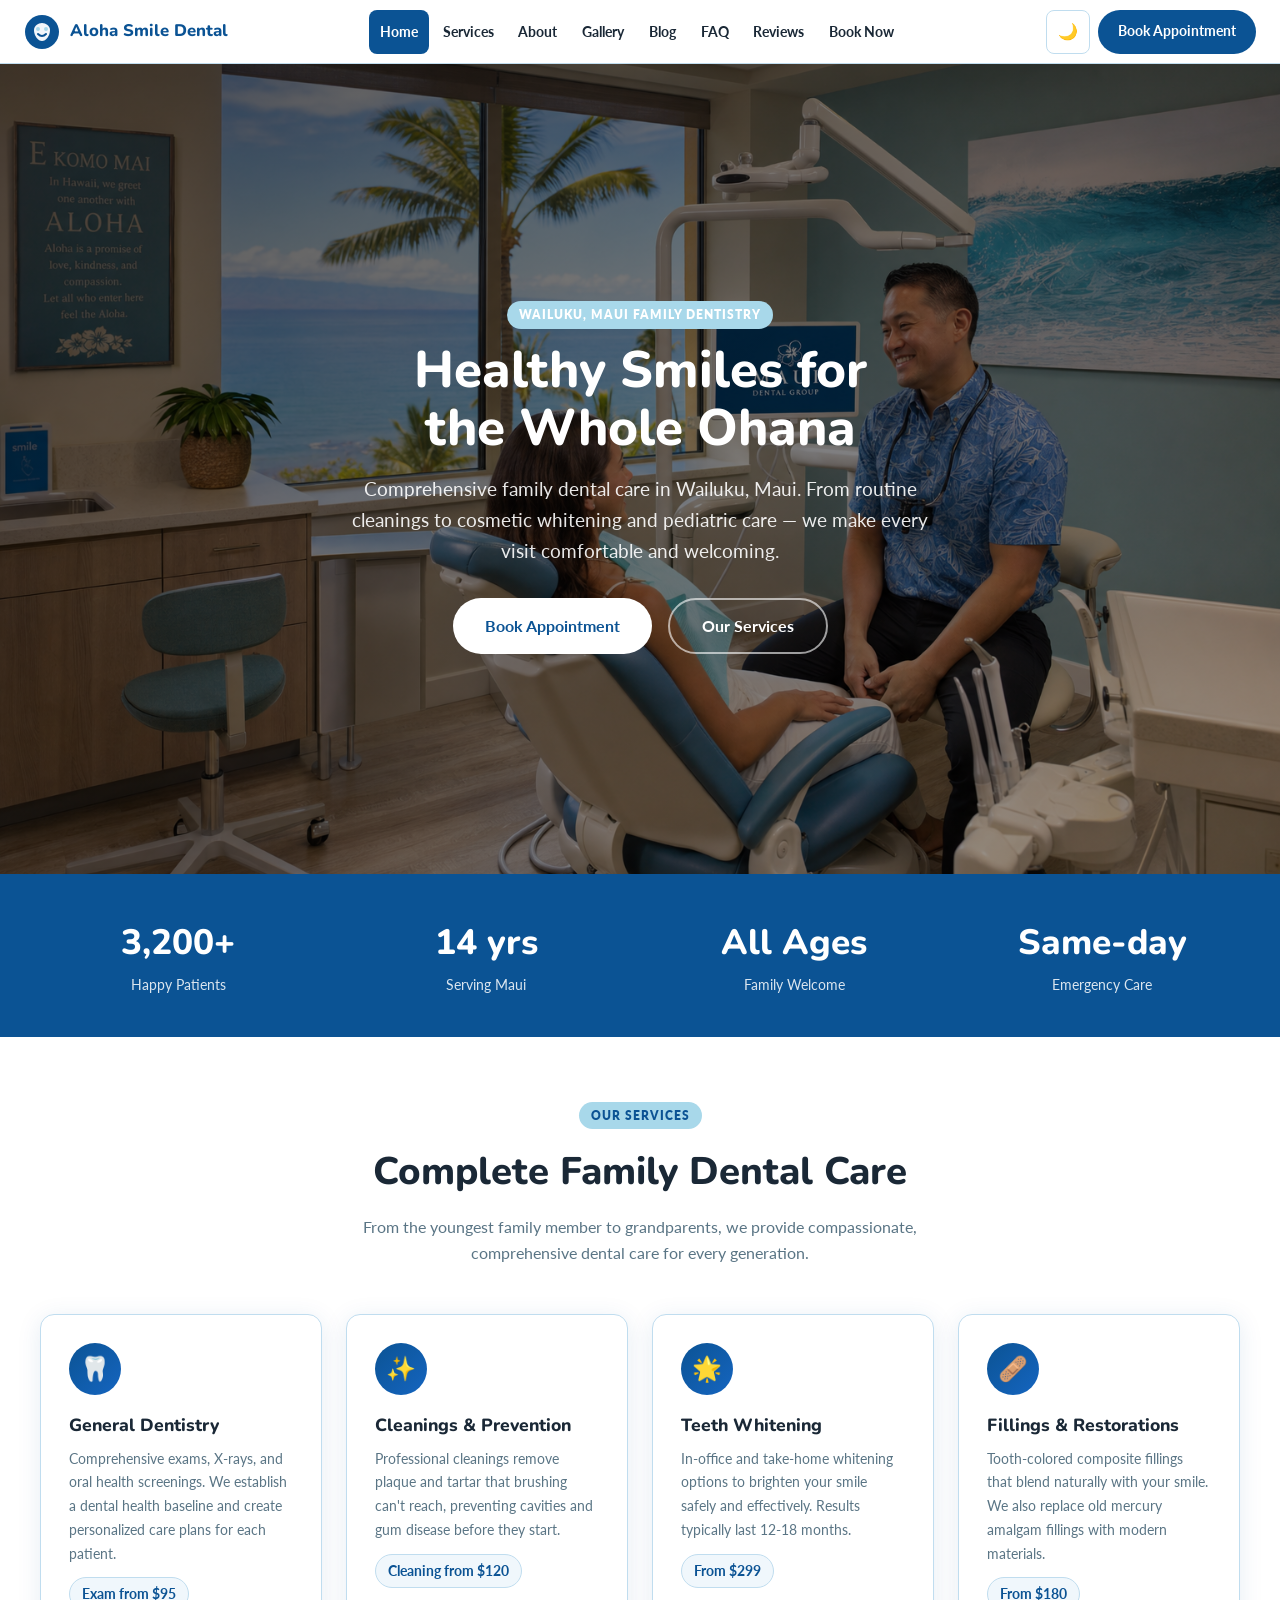
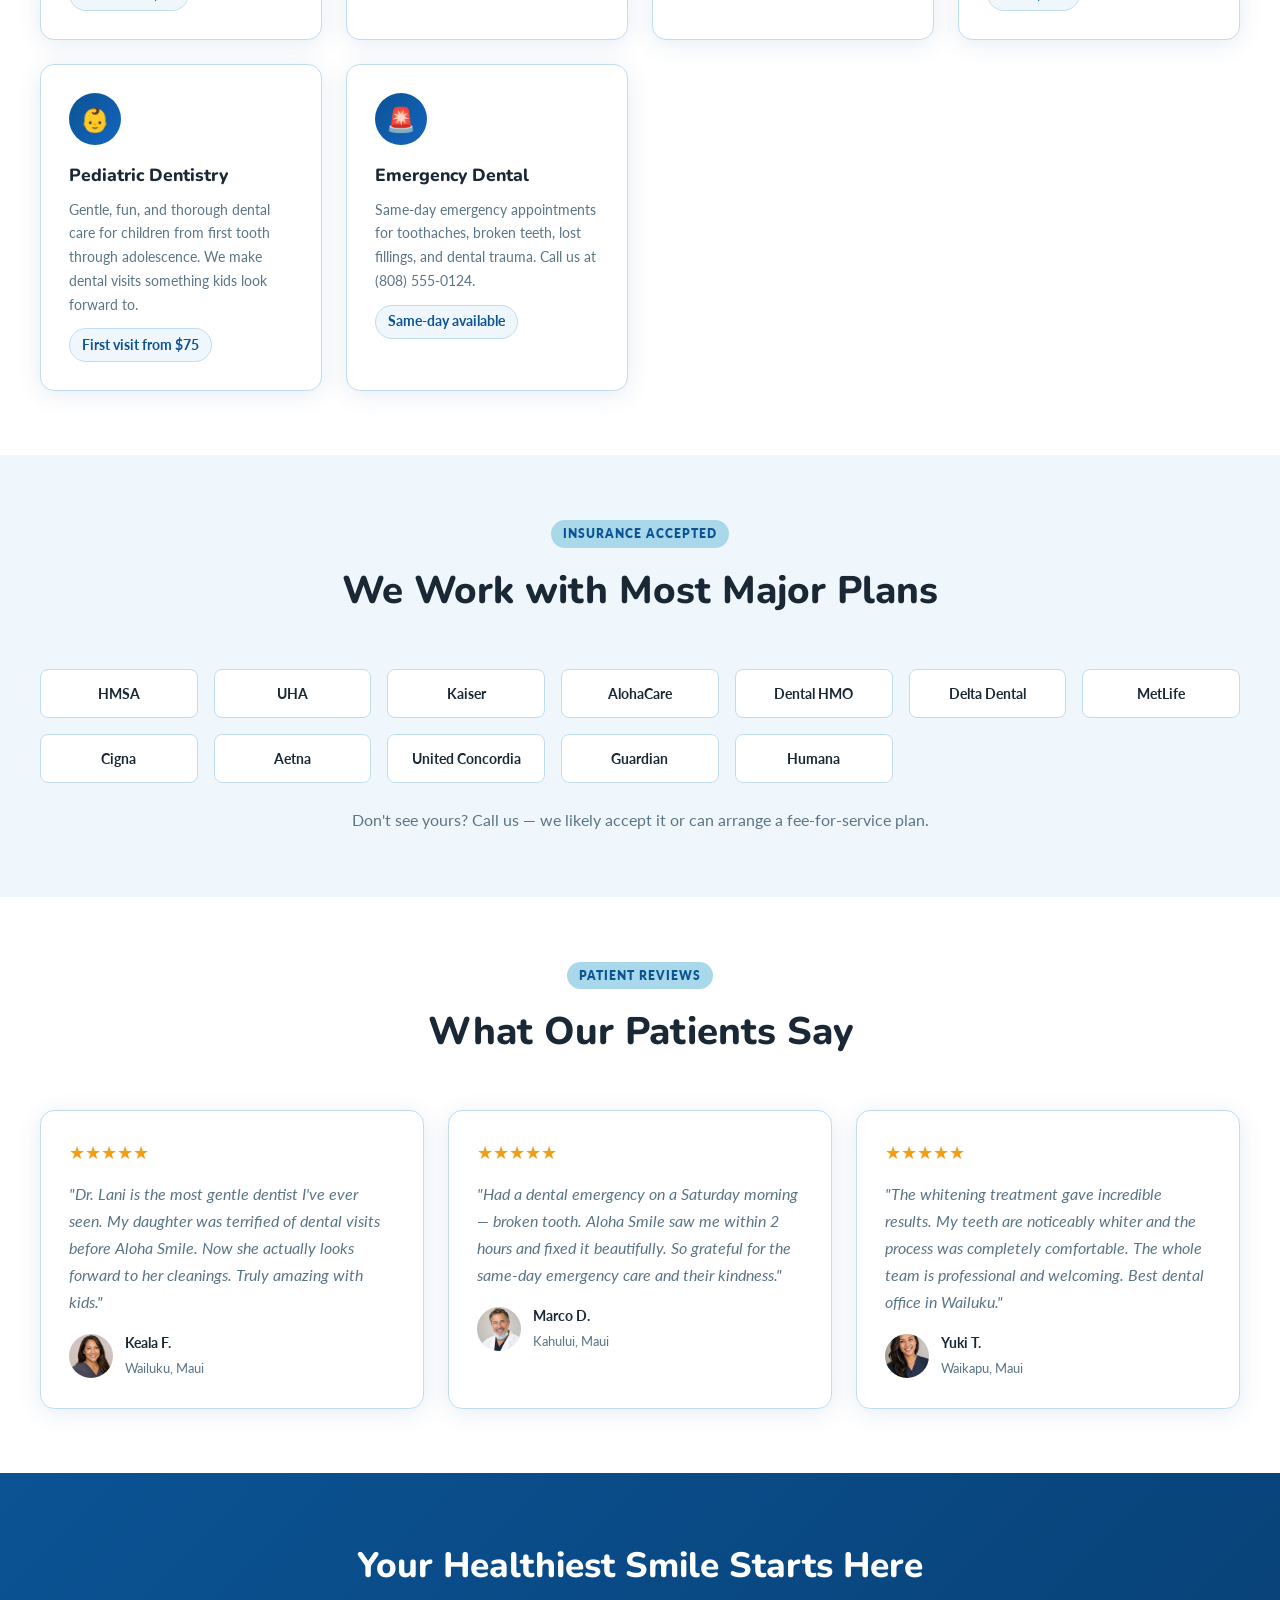
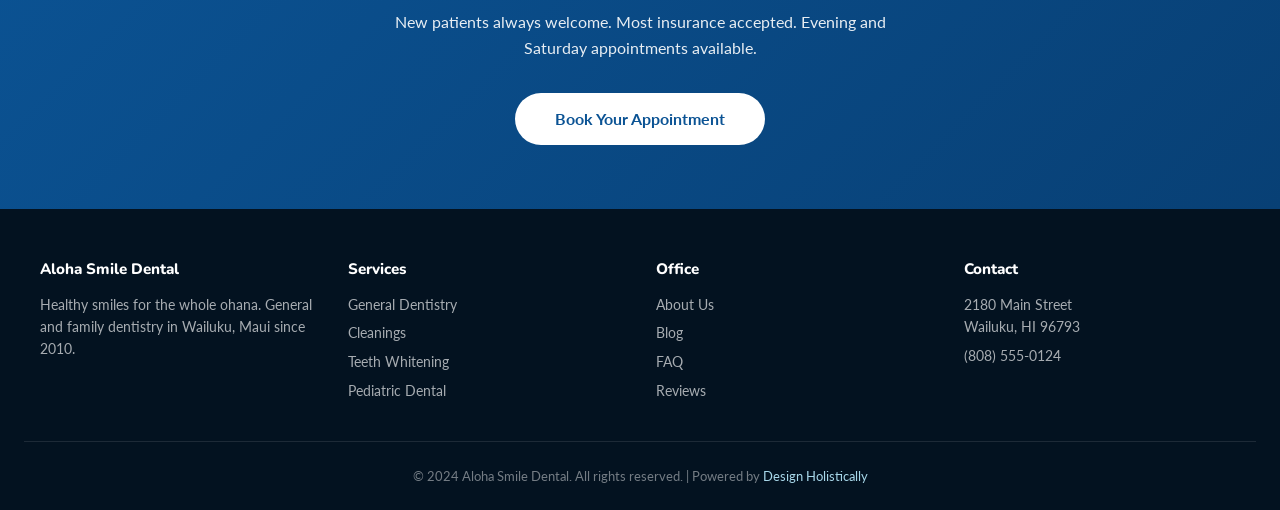
<file: index.html>
<!DOCTYPE html>
<html lang="en" data-theme="light">
<head>
<meta charset="UTF-8"><meta name="viewport" content="width=device-width, initial-scale=1.0">
<title>Aloha Smile Dental | Healthy Smiles for the Whole Ohana | Wailuku, Maui | Aloha Smile Dental</title>
<link rel="stylesheet" href="css/style.css">


  <meta property="og:title" content="Aloha Smile Dental | Wailuku, Maui" />
  <meta property="og:description" content="Healthy smiles for the whole ohana. General, cosmetic, and pediatric dentistry in Wailuku, Maui." />
  <meta property="og:type" content="website" />
  <meta property="og:image" content="images/hero.png" />
  <link rel="icon" type="image/x-icon" href="images/favicon.ico">
  <link rel="icon" type="image/png" sizes="32x32" href="images/favicon-32x32.png">
  <link rel="icon" type="image/png" sizes="16x16" href="images/favicon-16x16.png">
  <link rel="apple-touch-icon" sizes="180x180" href="images/apple-touch-icon.png">
</head>
<body>
<header>
<a href="index.html" class="logo-link"><svg width="36" height="36" viewBox="0 0 36 36" fill="none" aria-label="Aloha Smile Dental Logo" xmlns="http://www.w3.org/2000/svg">
<circle cx="18" cy="18" r="17" fill="#0B5394"/>
<path d="M10 16 C10 12, 14 9, 18 9 C22 9, 26 12, 26 16 C26 22, 22 27, 18 27 C14 27, 10 22, 10 16Z" fill="white" opacity="0.95"/>
<path d="M14 20 Q18 24 22 20" stroke="#0B5394" stroke-width="2" fill="none" stroke-linecap="round"/>
<circle cx="14" cy="15" r="2" fill="#A8D8EA"/>
<circle cx="22" cy="15" r="2" fill="#A8D8EA"/>
</svg><span class="logo-text">Aloha Smile Dental</span></a>
<nav><a href="index.html" class="active">Home</a>
<a href="services.html">Services</a>
<a href="about.html">About</a>
<a href="gallery.html">Gallery</a>
<a href="blog.html">Blog</a>
<a href="faq.html">FAQ</a>
<a href="reviews.html">Reviews</a>
<a href="booking.html">Book Now</a></nav>
<div class="header-actions">
<button class="dark-toggle" id="darkToggle" aria-label="Toggle dark mode">🌙</button>
<a href="booking.html" class="cta-btn header-cta">Book Appointment</a>
<button class="hamburger" id="hamburger" aria-label="Open menu" aria-expanded="false"><span></span><span></span><span></span></button>
</div>
</header>
<div class="mobile-menu" id="mobileMenu"><a href="index.html">Home</a>
<a href="services.html">Services</a>
<a href="about.html">About</a>
<a href="gallery.html">Gallery</a>
<a href="blog.html">Blog</a>
<a href="faq.html">FAQ</a>
<a href="reviews.html">Reviews</a>
<a href="booking.html">Book Now</a></div>
<script type="application/ld+json">{"@context":"https://schema.org","@type":"Dentist","name":"Aloha Smile Dental","description":"General and family dentistry in Wailuku, Maui. Cleanings, whitening, fillings, pediatric dentistry, and emergency dental care.","address":{"@type":"PostalAddress","streetAddress":"2180 Main Street","addressLocality":"Wailuku","addressRegion":"HI","postalCode":"96793"},"telephone":"(808) 555-0124","priceRange":"$$","areaServed":"Maui, Hawaii"}</script>
<section class="hero" style="position:relative;overflow:hidden;min-height:90vh;display:flex;align-items:center;">
<div class="hero-bg" style="position:absolute;inset:0;z-index:0;"><img src="images/hero.png" alt="Aloha Smile Dental Wailuku Maui" loading="eager" style="width:100%;height:100%;object-fit:cover;"></div>
<div class="hero-overlay" style="position:absolute;inset:0;z-index:1;background:linear-gradient(135deg,rgba(0,0,0,0.65) 0%,rgba(0,0,0,0.35) 100%);"></div>
<div class="container">
<div class="tag">Wailuku, Maui Family Dentistry</div>
<h1>Healthy Smiles for<br>the Whole Ohana</h1>
<p>Comprehensive family dental care in Wailuku, Maui. From routine cleanings to cosmetic whitening and pediatric care — we make every visit comfortable and welcoming.</p>
<div class="hero-btns">
<a href="booking.html" class="cta-btn white">Book Appointment</a>
<a href="services.html" class="cta-btn outline" style="border-color:rgba(255,255,255,.6);color:#fff;">Our Services</a>
</div>
</div>
</section>

<div class="stats-bar">
<div class="container">
<div><div class="stat-num">3,200+</div><div class="stat-label">Happy Patients</div></div>
<div><div class="stat-num">14 yrs</div><div class="stat-label">Serving Maui</div></div>
<div><div class="stat-num">All Ages</div><div class="stat-label">Family Welcome</div></div>
<div><div class="stat-num">Same-day</div><div class="stat-label">Emergency Care</div></div>
</div>
</div>

<section>
<div class="container">
<div class="section-header fade-up">
<div class="tag">Our Services</div>
<h2>Complete Family Dental Care</h2>
<p>From the youngest family member to grandparents, we provide compassionate, comprehensive dental care for every generation.</p>
</div>
<div class="grid-3">
<div class="card fade-up"><div class="card-icon">&#x1F9B7;</div><h3>General Dentistry</h3><p>Comprehensive exams, X-rays, and oral health screenings. We establish a dental health baseline and create personalized care plans for each patient.</p><span class="price-badge">Exam from $95</span></div>
<div class="card fade-up"><div class="card-icon">&#x2728;</div><h3>Cleanings &amp; Prevention</h3><p>Professional cleanings remove plaque and tartar that brushing can't reach, preventing cavities and gum disease before they start.</p><span class="price-badge">Cleaning from $120</span></div>
<div class="card fade-up"><div class="card-icon">&#x1F31F;</div><h3>Teeth Whitening</h3><p>In-office and take-home whitening options to brighten your smile safely and effectively. Results typically last 12-18 months.</p><span class="price-badge">From $299</span></div>
<div class="card fade-up"><div class="card-icon">&#x1FA79;</div><h3>Fillings &amp; Restorations</h3><p>Tooth-colored composite fillings that blend naturally with your smile. We also replace old mercury amalgam fillings with modern materials.</p><span class="price-badge">From $180</span></div>
<div class="card fade-up"><div class="card-icon">&#x1F476;</div><h3>Pediatric Dentistry</h3><p>Gentle, fun, and thorough dental care for children from first tooth through adolescence. We make dental visits something kids look forward to.</p><span class="price-badge">First visit from $75</span></div>
<div class="card fade-up"><div class="card-icon">&#x1F6A8;</div><h3>Emergency Dental</h3><p>Same-day emergency appointments for toothaches, broken teeth, lost fillings, and dental trauma. Call us at (808) 555-0124.</p><span class="price-badge">Same-day available</span></div>
</div>
</div>
</section>

<section class="section-alt">
<div class="container">
<div class="section-header fade-up"><div class="tag">Insurance Accepted</div><h2>We Work with Most Major Plans</h2></div>
<div class="insurance-grid fade-up">
<div class="insurance-badge">HMSA</div>
<div class="insurance-badge">UHA</div>
<div class="insurance-badge">Kaiser</div>
<div class="insurance-badge">AlohaCare</div>
<div class="insurance-badge">Dental HMO</div>
<div class="insurance-badge">Delta Dental</div>
<div class="insurance-badge">MetLife</div>
<div class="insurance-badge">Cigna</div>
<div class="insurance-badge">Aetna</div>
<div class="insurance-badge">United Concordia</div>
<div class="insurance-badge">Guardian</div>
<div class="insurance-badge">Humana</div>
</div>
<p style="text-align:center;margin-top:1.5rem;color:var(--text-muted);">Don't see yours? Call us — we likely accept it or can arrange a fee-for-service plan.</p>
</div>
</section>

<section>
<div class="container">
<div class="section-header fade-up"><div class="tag">Patient Reviews</div><h2>What Our Patients Say</h2></div>
<div class="grid-3">
<div class="testimonial-card fade-up"><div class="testimonial-stars">&#9733;&#9733;&#9733;&#9733;&#9733;</div><p class="testimonial-text">"Dr. Lani is the most gentle dentist I've ever seen. My daughter was terrified of dental visits before Aloha Smile. Now she actually looks forward to her cleanings. Truly amazing with kids."</p><div class="testimonial-author"><img src="images/avatar-1.png" alt="Keala F."><div><strong>Keala F.</strong><span>Wailuku, Maui</span></div></div></div>
<div class="testimonial-card fade-up"><div class="testimonial-stars">&#9733;&#9733;&#9733;&#9733;&#9733;</div><p class="testimonial-text">"Had a dental emergency on a Saturday morning — broken tooth. Aloha Smile saw me within 2 hours and fixed it beautifully. So grateful for the same-day emergency care and their kindness."</p><div class="testimonial-author"><img src="images/avatar-2.png" alt="Marco D."><div><strong>Marco D.</strong><span>Kahului, Maui</span></div></div></div>
<div class="testimonial-card fade-up"><div class="testimonial-stars">&#9733;&#9733;&#9733;&#9733;&#9733;</div><p class="testimonial-text">"The whitening treatment gave incredible results. My teeth are noticeably whiter and the process was completely comfortable. The whole team is professional and welcoming. Best dental office in Wailuku."</p><div class="testimonial-author"><img src="images/avatar-3.png" alt="Yuki T."><div><strong>Yuki T.</strong><span>Waikapu, Maui</span></div></div></div>
</div>
</div>
</section>

<div class="cta-banner">
<div class="container">
<h2>Your Healthiest Smile Starts Here</h2>
<p>New patients always welcome. Most insurance accepted. Evening and Saturday appointments available.</p>
<a href="booking.html" class="cta-btn">Book Your Appointment</a>
</div>
</div>

<footer>
<div class="footer-grid">
<div class="footer-col"><h4>Aloha Smile Dental</h4><p>Healthy smiles for the whole ohana. General and family dentistry in Wailuku, Maui since 2010.</p></div>
<div class="footer-col"><h4>Services</h4><a href="services.html">General Dentistry</a><a href="services.html">Cleanings</a><a href="services.html">Teeth Whitening</a><a href="services.html">Pediatric Dental</a></div>
<div class="footer-col"><h4>Office</h4><a href="about.html">About Us</a><a href="blog.html">Blog</a><a href="faq.html">FAQ</a><a href="reviews.html">Reviews</a></div>
<div class="footer-col"><h4>Contact</h4><p>2180 Main Street<br>Wailuku, HI 96793</p><a href="tel:8085550124">(808) 555-0124</a></div>
</div>
<div class="footer-bottom"><p>&copy; 2024 Aloha Smile Dental. All rights reserved. | Powered by <a href="https://designholistically.com" target="_blank" rel="noopener">Design Holistically</a></p></div>
</footer>
<button id="backToTop" aria-label="Back to top">&#8593;</button>
<script src="js/main.js"></script>
</body>
</html>
</file>
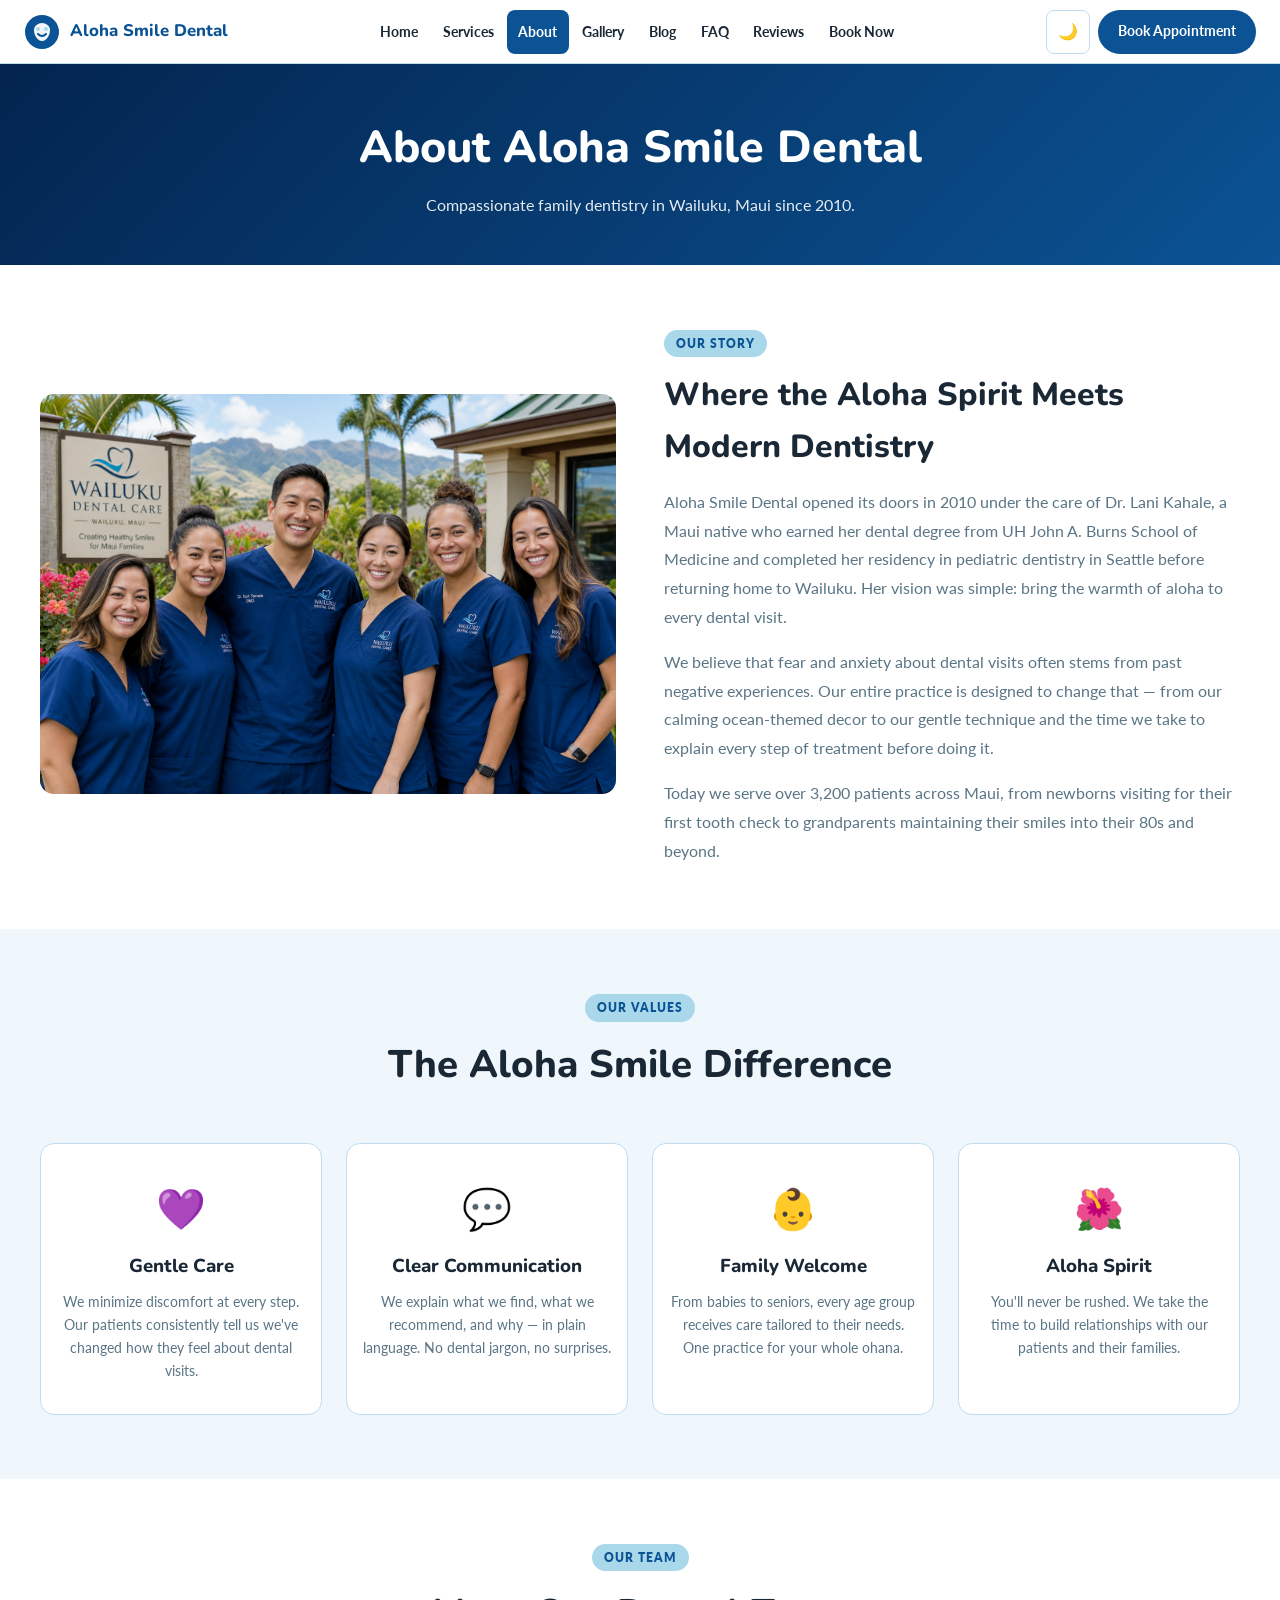
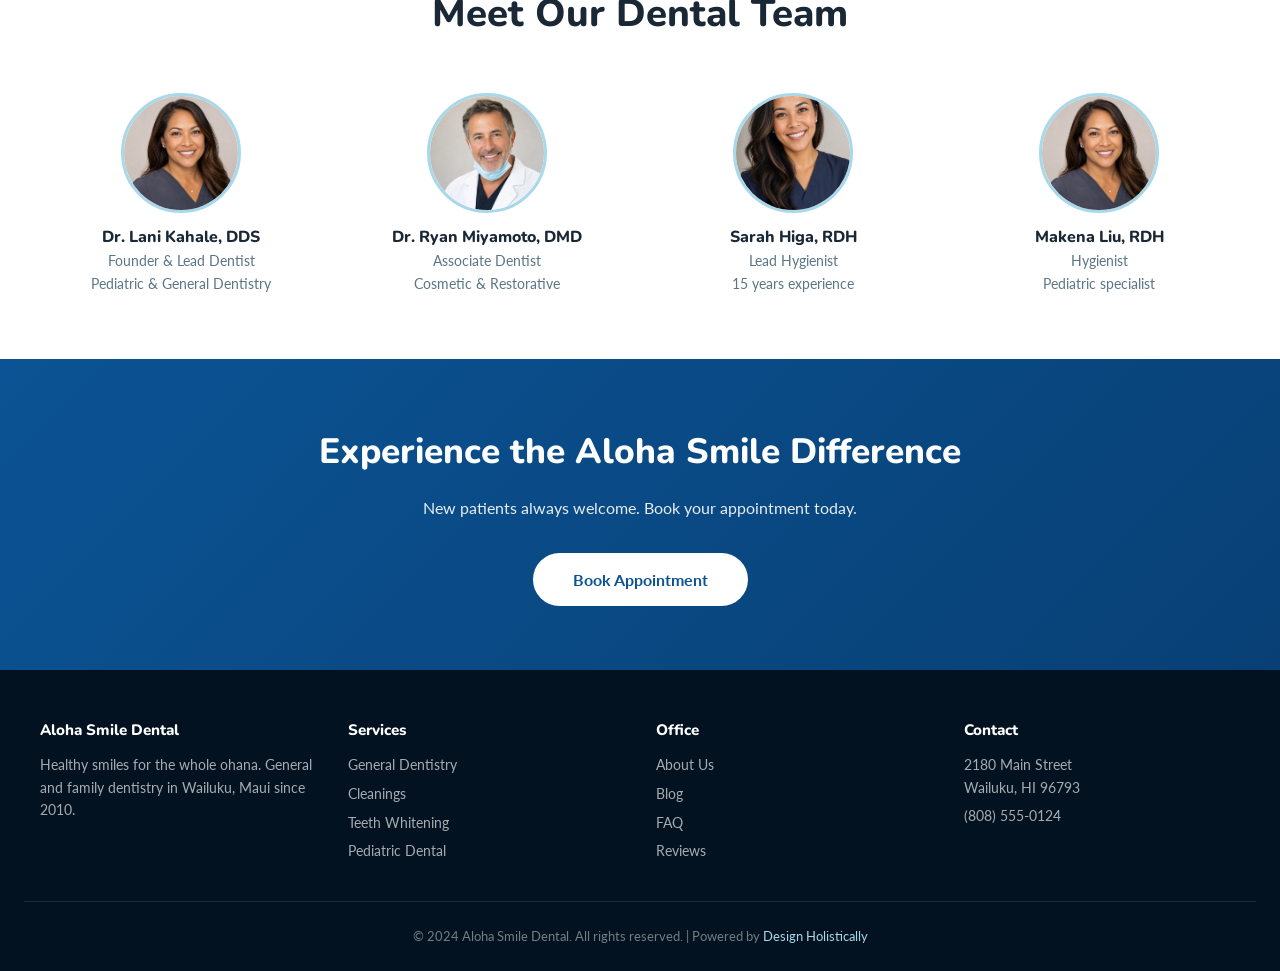
<file: about.html>
<!DOCTYPE html>
<html lang="en" data-theme="light">
<head>
<meta charset="UTF-8"><meta name="viewport" content="width=device-width, initial-scale=1.0">
<title>About | Aloha Smile Dental | Aloha Smile Dental</title>
<link rel="stylesheet" href="css/style.css">

  <link rel="icon" type="image/x-icon" href="images/favicon.ico">
  <link rel="icon" type="image/png" sizes="32x32" href="images/favicon-32x32.png">
  <link rel="icon" type="image/png" sizes="16x16" href="images/favicon-16x16.png">
  <link rel="apple-touch-icon" sizes="180x180" href="images/apple-touch-icon.png">
</head>
<body>
<header>
<a href="index.html" class="logo-link"><svg width="36" height="36" viewBox="0 0 36 36" fill="none" aria-label="Aloha Smile Dental Logo" xmlns="http://www.w3.org/2000/svg">
<circle cx="18" cy="18" r="17" fill="#0B5394"/>
<path d="M10 16 C10 12, 14 9, 18 9 C22 9, 26 12, 26 16 C26 22, 22 27, 18 27 C14 27, 10 22, 10 16Z" fill="white" opacity="0.95"/>
<path d="M14 20 Q18 24 22 20" stroke="#0B5394" stroke-width="2" fill="none" stroke-linecap="round"/>
<circle cx="14" cy="15" r="2" fill="#A8D8EA"/>
<circle cx="22" cy="15" r="2" fill="#A8D8EA"/>
</svg><span class="logo-text">Aloha Smile Dental</span></a>
<nav><a href="index.html">Home</a>
<a href="services.html">Services</a>
<a href="about.html" class="active">About</a>
<a href="gallery.html">Gallery</a>
<a href="blog.html">Blog</a>
<a href="faq.html">FAQ</a>
<a href="reviews.html">Reviews</a>
<a href="booking.html">Book Now</a></nav>
<div class="header-actions">
<button class="dark-toggle" id="darkToggle" aria-label="Toggle dark mode">🌙</button>
<a href="booking.html" class="cta-btn header-cta">Book Appointment</a>
<button class="hamburger" id="hamburger" aria-label="Open menu" aria-expanded="false"><span></span><span></span><span></span></button>
</div>
</header>
<div class="mobile-menu" id="mobileMenu"><a href="index.html">Home</a>
<a href="services.html">Services</a>
<a href="about.html">About</a>
<a href="gallery.html">Gallery</a>
<a href="blog.html">Blog</a>
<a href="faq.html">FAQ</a>
<a href="reviews.html">Reviews</a>
<a href="booking.html">Book Now</a></div>
<div class="page-hero"><h1>About Aloha Smile Dental</h1><p>Compassionate family dentistry in Wailuku, Maui since 2010.</p></div>
<section><div class="container">
<div class="grid-2" style="align-items:center;gap:3rem;">
<div class="fade-up"><img src="images/about.png" alt="Aloha Smile Dental office" class="about-image"></div>
<div class="fade-up">
<div class="tag">Our Story</div>
<h2 style="font-family:'Nunito',sans-serif;font-size:2rem;font-weight:800;margin-bottom:1rem;">Where the Aloha Spirit Meets Modern Dentistry</h2>
<p style="color:var(--text-muted);margin-bottom:1rem;line-height:1.8;">Aloha Smile Dental opened its doors in 2010 under the care of Dr. Lani Kahale, a Maui native who earned her dental degree from UH John A. Burns School of Medicine and completed her residency in pediatric dentistry in Seattle before returning home to Wailuku. Her vision was simple: bring the warmth of aloha to every dental visit.</p>
<p style="color:var(--text-muted);margin-bottom:1rem;line-height:1.8;">We believe that fear and anxiety about dental visits often stems from past negative experiences. Our entire practice is designed to change that — from our calming ocean-themed decor to our gentle technique and the time we take to explain every step of treatment before doing it.</p>
<p style="color:var(--text-muted);line-height:1.8;">Today we serve over 3,200 patients across Maui, from newborns visiting for their first tooth check to grandparents maintaining their smiles into their 80s and beyond.</p>
</div>
</div>
</div></section>
<section class="section-alt"><div class="container">
<div class="section-header fade-up"><div class="tag">Our Values</div><h2>The Aloha Smile Difference</h2></div>
<div class="values-grid">
<div class="value-card fade-up"><div class="value-icon">&#x1F49C;</div><h3>Gentle Care</h3><p>We minimize discomfort at every step. Our patients consistently tell us we've changed how they feel about dental visits.</p></div>
<div class="value-card fade-up"><div class="value-icon">&#x1F4AC;</div><h3>Clear Communication</h3><p>We explain what we find, what we recommend, and why — in plain language. No dental jargon, no surprises.</p></div>
<div class="value-card fade-up"><div class="value-icon">&#x1F476;</div><h3>Family Welcome</h3><p>From babies to seniors, every age group receives care tailored to their needs. One practice for your whole ohana.</p></div>
<div class="value-card fade-up"><div class="value-icon">&#x1F33A;</div><h3>Aloha Spirit</h3><p>You'll never be rushed. We take the time to build relationships with our patients and their families.</p></div>
</div>
</div></section>
<section><div class="container">
<div class="section-header fade-up"><div class="tag">Our Team</div><h2>Meet Our Dental Team</h2></div>
<div class="team-grid">
<div class="team-card fade-up"><img src="images/avatar-1.png" alt="Dr. Lani Kahale"><h4>Dr. Lani Kahale, DDS</h4><p>Founder &amp; Lead Dentist<br>Pediatric &amp; General Dentistry</p></div>
<div class="team-card fade-up"><img src="images/avatar-2.png" alt="Dr. Ryan Miyamoto"><h4>Dr. Ryan Miyamoto, DMD</h4><p>Associate Dentist<br>Cosmetic &amp; Restorative</p></div>
<div class="team-card fade-up"><img src="images/avatar-3.png" alt="Sarah Higa"><h4>Sarah Higa, RDH</h4><p>Lead Hygienist<br>15 years experience</p></div>
<div class="team-card fade-up"><img src="images/avatar-1.png" alt="Makena Liu"><h4>Makena Liu, RDH</h4><p>Hygienist<br>Pediatric specialist</p></div>
</div>
</div></section>
<div class="cta-banner"><div class="container"><h2>Experience the Aloha Smile Difference</h2><p>New patients always welcome. Book your appointment today.</p><a href="booking.html" class="cta-btn">Book Appointment</a></div></div>
<footer>
<div class="footer-grid">
<div class="footer-col"><h4>Aloha Smile Dental</h4><p>Healthy smiles for the whole ohana. General and family dentistry in Wailuku, Maui since 2010.</p></div>
<div class="footer-col"><h4>Services</h4><a href="services.html">General Dentistry</a><a href="services.html">Cleanings</a><a href="services.html">Teeth Whitening</a><a href="services.html">Pediatric Dental</a></div>
<div class="footer-col"><h4>Office</h4><a href="about.html">About Us</a><a href="blog.html">Blog</a><a href="faq.html">FAQ</a><a href="reviews.html">Reviews</a></div>
<div class="footer-col"><h4>Contact</h4><p>2180 Main Street<br>Wailuku, HI 96793</p><a href="tel:8085550124">(808) 555-0124</a></div>
</div>
<div class="footer-bottom"><p>&copy; 2024 Aloha Smile Dental. All rights reserved. | Powered by <a href="https://designholistically.com" target="_blank" rel="noopener">Design Holistically</a></p></div>
</footer>
<button id="backToTop" aria-label="Back to top">&#8593;</button>
<script src="js/main.js"></script>
</body>
</html>
</file>
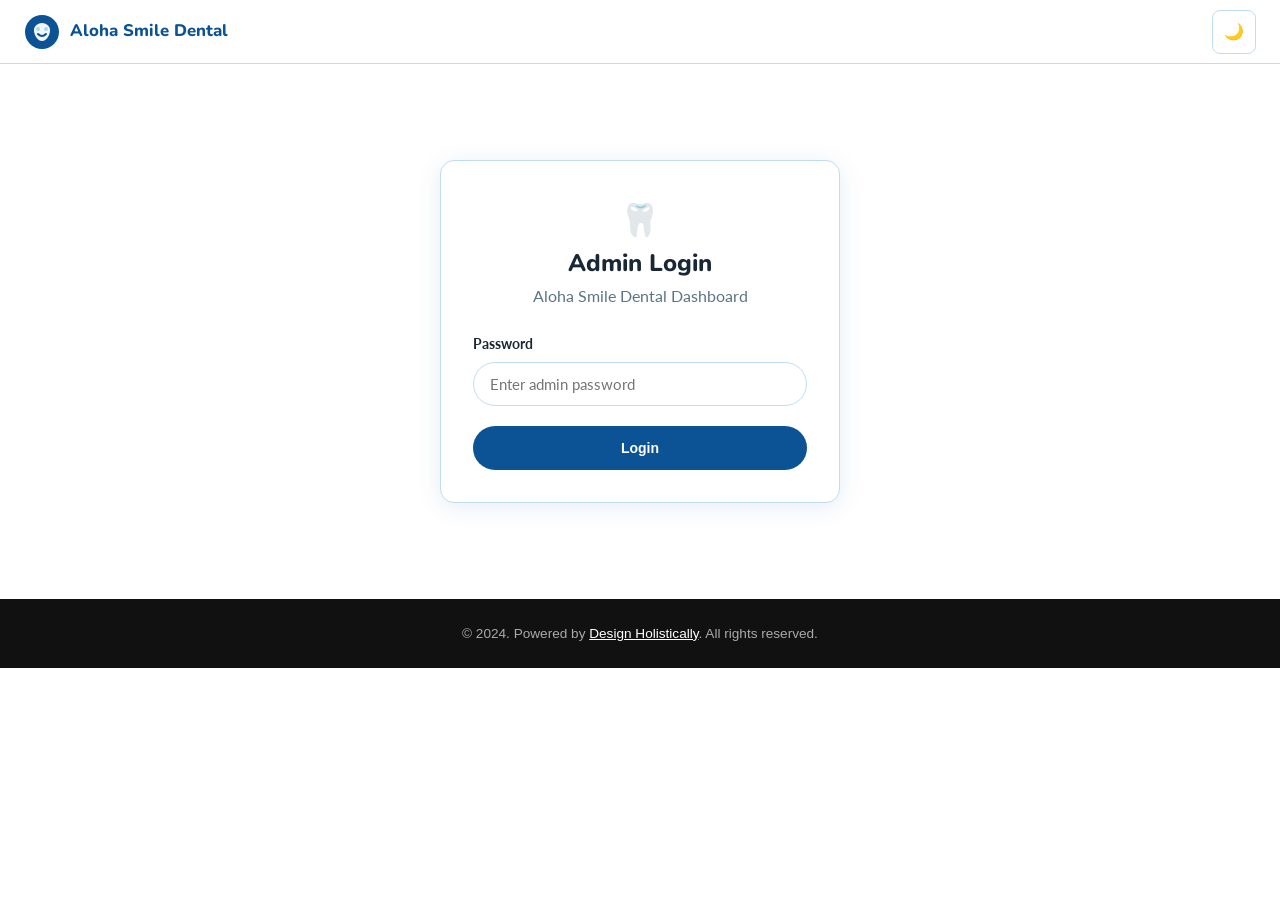
<file: admin.html>
<!DOCTYPE html>
<html lang="en" data-theme="light">
<head><meta charset="UTF-8"><meta name="viewport" content="width=device-width, initial-scale=1.0">
<title>Admin | Aloha Smile Dental</title>
<link rel="stylesheet" href="css/style.css">  <link rel="icon" type="image/x-icon" href="images/favicon.ico">
  <link rel="icon" type="image/png" sizes="32x32" href="images/favicon-32x32.png">
  <link rel="icon" type="image/png" sizes="16x16" href="images/favicon-16x16.png">
  <link rel="apple-touch-icon" sizes="180x180" href="images/apple-touch-icon.png">
</head>
<body>
<header>
<a href="index.html" class="logo-link"><svg width="36" height="36" viewBox="0 0 36 36" fill="none" aria-label="Aloha Smile Dental Logo" xmlns="http://www.w3.org/2000/svg">
<circle cx="18" cy="18" r="17" fill="#0B5394"/>
<path d="M10 16 C10 12, 14 9, 18 9 C22 9, 26 12, 26 16 C26 22, 22 27, 18 27 C14 27, 10 22, 10 16Z" fill="white" opacity="0.95"/>
<path d="M14 20 Q18 24 22 20" stroke="#0B5394" stroke-width="2" fill="none" stroke-linecap="round"/>
<circle cx="14" cy="15" r="2" fill="#A8D8EA"/>
<circle cx="22" cy="15" r="2" fill="#A8D8EA"/>
</svg><span class="logo-text">Aloha Smile Dental</span></a>
<div class="header-actions"><button class="dark-toggle" id="darkToggle">🌙</button></div>
</header>
<div id="adminLogin" style="padding:2rem 1rem;">
<div class="admin-login">
<div style="text-align:center;margin-bottom:1.5rem;"><div style="font-size:2rem;">&#x1F9B7;</div><h2 style="font-family:'Nunito',sans-serif;font-weight:800;">Admin Login</h2><p style="color:var(--text-muted);">Aloha Smile Dental Dashboard</p></div>
<form id="adminLoginForm"><div class="form-group"><label>Password</label><input type="password" id="adminPassword" placeholder="Enter admin password"></div>
<p id="loginError" style="color:#c0392b;font-size:.85rem;margin-bottom:.75rem;"></p>
<button type="submit" class="cta-btn" style="width:100%;">Login</button></form>
</div>
</div>
<div id="adminPanel" style="display:none;" class="admin-layout">
<div class="admin-sidebar">
<div style="padding:1rem 1.5rem 1.5rem;border-bottom:1px solid rgba(255,255,255,.15);margin-bottom:.5rem;"><div style="font-weight:800;font-family:'Nunito',sans-serif;">Admin Panel</div><div style="font-size:.75rem;opacity:.7;">Aloha Smile Dental</div></div>
<a href="#" class="active">&#x1F4CA; Dashboard</a>
<a href="#">&#x1F4C5; Appointments</a>
<a href="#">&#x1F4AC; Messages</a>
<a href="#">&#x1F465; Patients</a>
<a href="index.html">&#x2190; Back to Site</a>
</div>
<div class="admin-content">
<div class="admin-header"><h1>Dashboard</h1><p style="color:var(--text-muted);">Welcome, Dr. Kahale. Today's schedule overview.</p></div>
<div class="stat-cards">
<div class="stat-card"><div class="stat-num">14</div><div class="stat-label">Appointments Today</div></div>
<div class="stat-card"><div class="stat-num">3</div><div class="stat-label">New Patient Exams</div></div>
<div class="stat-card"><div class="stat-num">$4,820</div><div class="stat-label">Revenue Today</div></div>
<div class="stat-card"><div class="stat-num">6</div><div class="stat-label">New Messages</div></div>
</div>
<h2 style="font-family:'Nunito',sans-serif;font-weight:800;margin-bottom:1rem;">Today's Appointments</h2>
<div style="overflow-x:auto;margin-bottom:2rem;">
<table>
<thead><tr><th>Patient</th><th>Procedure</th><th>Time</th><th>Provider</th><th>Status</th></tr></thead>
<tbody>
<tr><td>Keala Fujita (New)</td><td>New Patient Exam</td><td>8:00 AM</td><td>Dr. Kahale</td><td><span class="badge badge-green">Checked In</span></td></tr>
<tr><td>Marco Dela Cruz</td><td>Emergency Exam + Crown</td><td>9:00 AM</td><td>Dr. Miyamoto</td><td><span class="badge badge-green">In Chair</span></td></tr>
<tr><td>Yuki Tanaka</td><td>In-Office Whitening</td><td>10:00 AM</td><td>Dr. Miyamoto</td><td><span class="badge badge-yellow">Scheduled</span></td></tr>
<tr><td>Tom Kono (x5 family)</td><td>Family Cleanings</td><td>11:00 AM</td><td>Both Hygienists</td><td><span class="badge badge-yellow">Scheduled</span></td></tr>
<tr><td>Sarah Nakamura</td><td>Composite Filling x2</td><td>1:00 PM</td><td>Dr. Kahale</td><td><span class="badge badge-yellow">Scheduled</span></td></tr>
</tbody>
</table>
</div>
<h2 style="font-family:'Nunito',sans-serif;font-weight:800;margin-bottom:1rem;">Recent Messages</h2>
<div style="overflow-x:auto;">
<table>
<thead><tr><th>From</th><th>Subject</th><th>Date</th><th>Status</th></tr></thead>
<tbody>
<tr><td>Jennifer Lau</td><td>Question about insurance coverage for veneers</td><td>Jun 30</td><td><span class="badge badge-red">Unread</span></td></tr>
<tr><td>Ron Patel</td><td>Need to reschedule July 5 appointment</td><td>Jun 29</td><td><span class="badge badge-red">Unread</span></td></tr>
<tr><td>Amanda Wong</td><td>Thank you note &#x2014; amazing hygienist!</td><td>Jun 28</td><td><span class="badge badge-green">Read</span></td></tr>
<tr><td>Chris Medeiros</td><td>Question about whitening sensitivity</td><td>Jun 27</td><td><span class="badge badge-green">Read</span></td></tr>
</tbody>
</table>
</div>
</div>
</div>
<script src="js/main.js"></script>

  <!-- Powered by Design Holistically -->
  <footer style="background:#111;color:#aaa;text-align:center;padding:1.5rem;font-size:0.85rem;font-family:sans-serif;">
    <p>&copy; 2024. Powered by <a href="https://designholistically.com" target="_blank" rel="noopener" style="color:#fff;text-decoration:underline;">Design Holistically</a>. All rights reserved.</p>
  </footer>

</body>
</html>
</file>
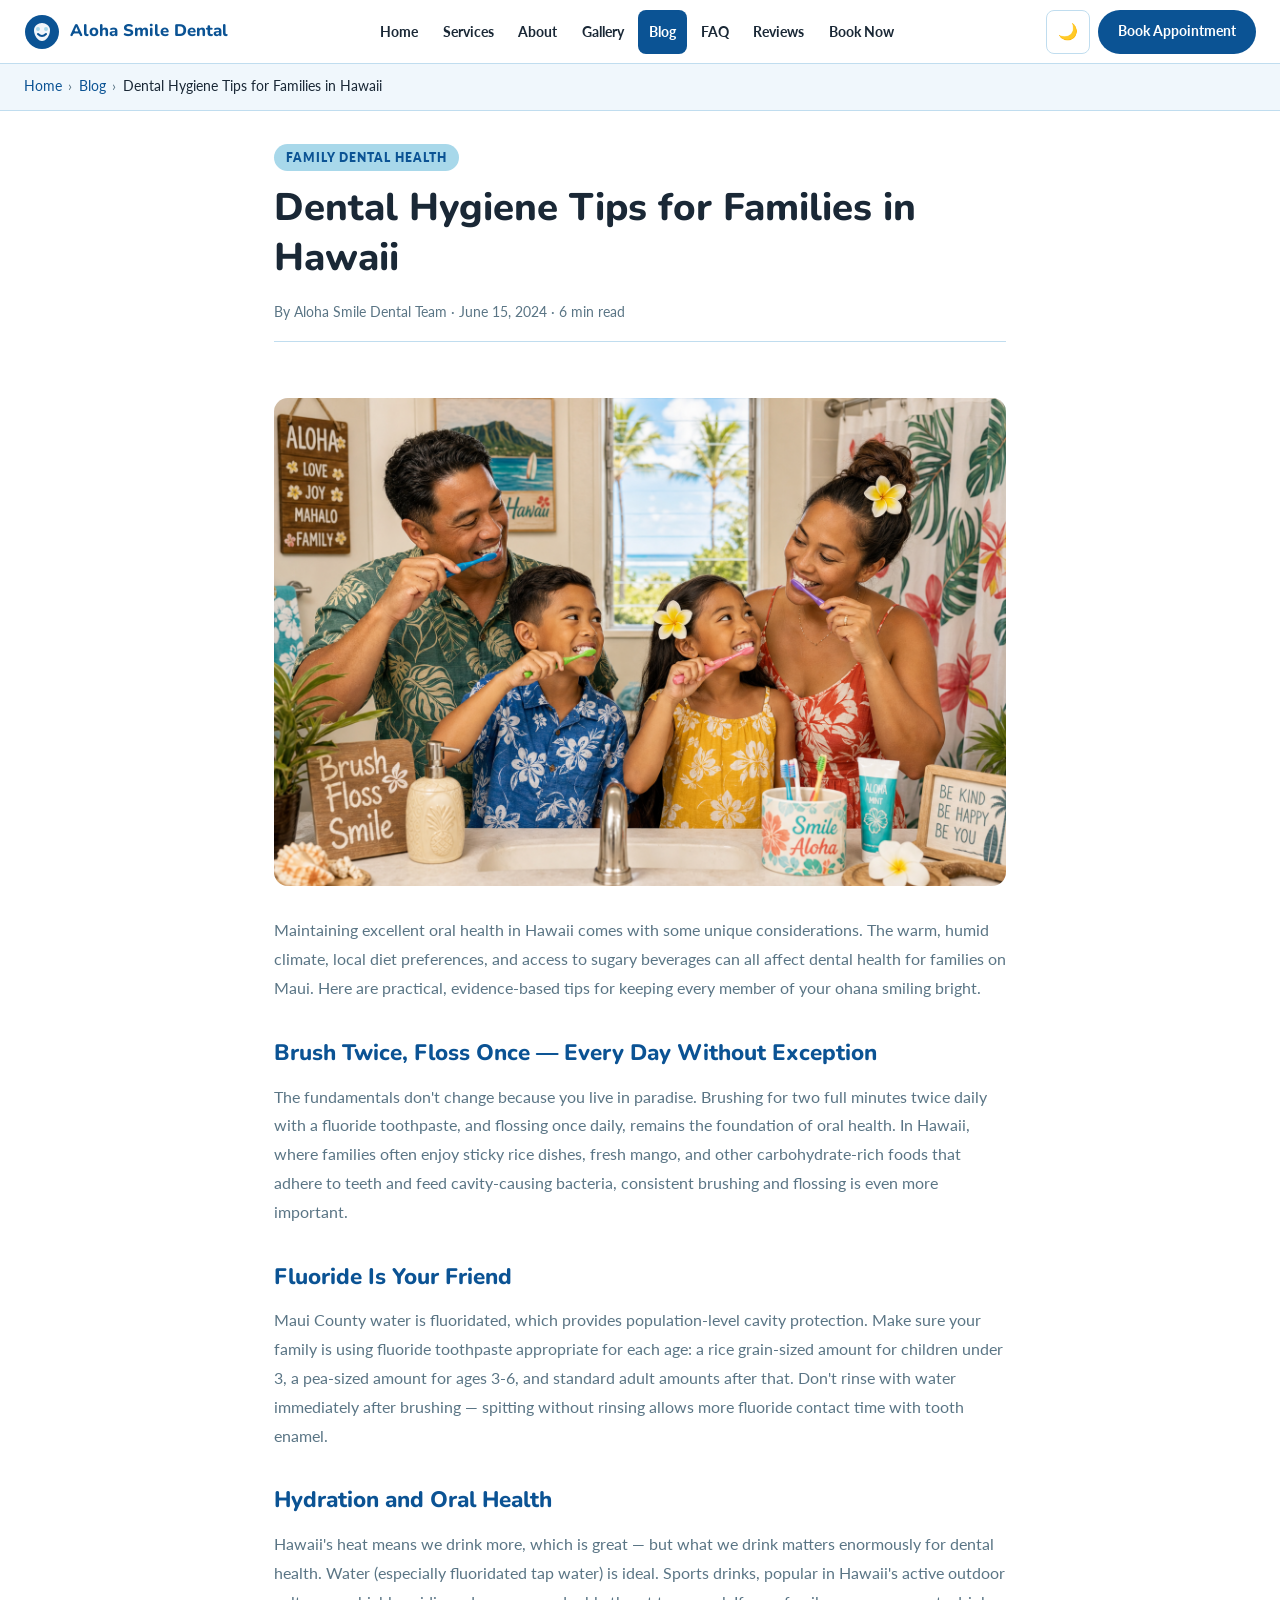
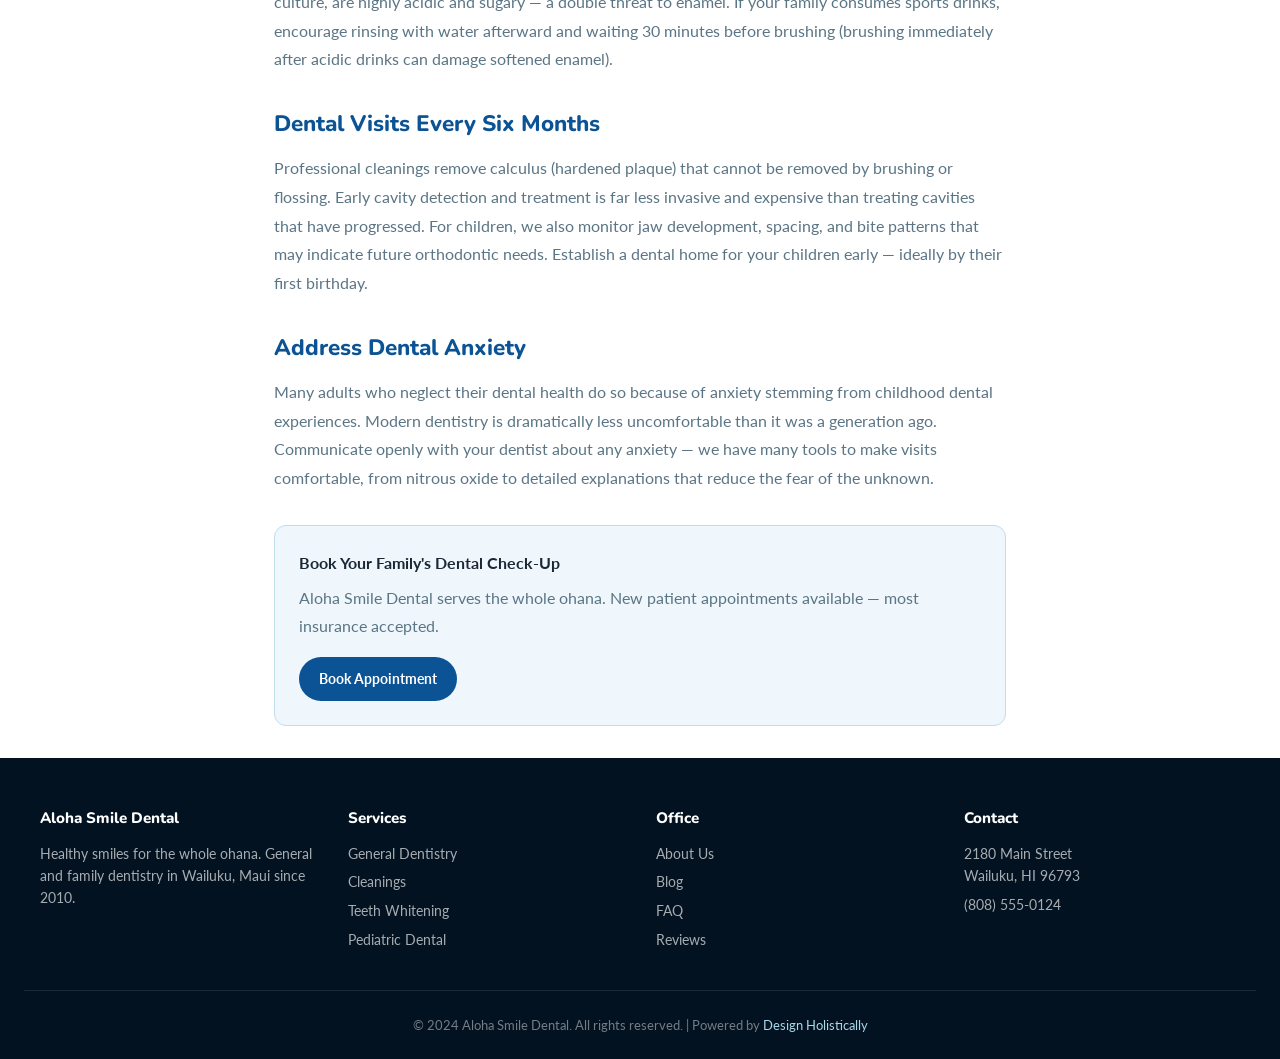
<file: blog-post-1.html>
<!DOCTYPE html>
<html lang="en" data-theme="light">
<head>
<meta charset="UTF-8"><meta name="viewport" content="width=device-width, initial-scale=1.0">
<title>Dental Hygiene Tips for Families in Hawaii | Aloha Smile Dental</title>
<link rel="stylesheet" href="css/style.css">

  <link rel="icon" type="image/x-icon" href="images/favicon.ico">
  <link rel="icon" type="image/png" sizes="32x32" href="images/favicon-32x32.png">
  <link rel="icon" type="image/png" sizes="16x16" href="images/favicon-16x16.png">
  <link rel="apple-touch-icon" sizes="180x180" href="images/apple-touch-icon.png">
</head>
<body>
<header>
<a href="index.html" class="logo-link"><svg width="36" height="36" viewBox="0 0 36 36" fill="none" aria-label="Aloha Smile Dental Logo" xmlns="http://www.w3.org/2000/svg">
<circle cx="18" cy="18" r="17" fill="#0B5394"/>
<path d="M10 16 C10 12, 14 9, 18 9 C22 9, 26 12, 26 16 C26 22, 22 27, 18 27 C14 27, 10 22, 10 16Z" fill="white" opacity="0.95"/>
<path d="M14 20 Q18 24 22 20" stroke="#0B5394" stroke-width="2" fill="none" stroke-linecap="round"/>
<circle cx="14" cy="15" r="2" fill="#A8D8EA"/>
<circle cx="22" cy="15" r="2" fill="#A8D8EA"/>
</svg><span class="logo-text">Aloha Smile Dental</span></a>
<nav><a href="index.html">Home</a>
<a href="services.html">Services</a>
<a href="about.html">About</a>
<a href="gallery.html">Gallery</a>
<a href="blog.html" class="active">Blog</a>
<a href="faq.html">FAQ</a>
<a href="reviews.html">Reviews</a>
<a href="booking.html">Book Now</a></nav>
<div class="header-actions">
<button class="dark-toggle" id="darkToggle" aria-label="Toggle dark mode">🌙</button>
<a href="booking.html" class="cta-btn header-cta">Book Appointment</a>
<button class="hamburger" id="hamburger" aria-label="Open menu" aria-expanded="false"><span></span><span></span><span></span></button>
</div>
</header>
<div class="mobile-menu" id="mobileMenu"><a href="index.html">Home</a>
<a href="services.html">Services</a>
<a href="about.html">About</a>
<a href="gallery.html">Gallery</a>
<a href="blog.html">Blog</a>
<a href="faq.html">FAQ</a>
<a href="reviews.html">Reviews</a>
<a href="booking.html">Book Now</a></div>
<div class="breadcrumb"><a href="index.html">Home</a><span>&#x203A;</span><a href="blog.html">Blog</a><span>&#x203A;</span>Dental Hygiene Tips for Families in Hawaii</div>
<article class="blog-post">
<div class="tag">Family Dental Health</div>
<h1>Dental Hygiene Tips for Families in Hawaii</h1>
<p class="post-meta">By Aloha Smile Dental Team · June 15, 2024 · 6 min read</p>
<img src="images/blog-1.png" alt="Dental Hygiene Tips for Families in Hawaii">
<p>Maintaining excellent oral health in Hawaii comes with some unique considerations. The warm, humid climate, local diet preferences, and access to sugary beverages can all affect dental health for families on Maui. Here are practical, evidence-based tips for keeping every member of your ohana smiling bright.</p>
<h2>Brush Twice, Floss Once — Every Day Without Exception</h2>
<p>The fundamentals don't change because you live in paradise. Brushing for two full minutes twice daily with a fluoride toothpaste, and flossing once daily, remains the foundation of oral health. In Hawaii, where families often enjoy sticky rice dishes, fresh mango, and other carbohydrate-rich foods that adhere to teeth and feed cavity-causing bacteria, consistent brushing and flossing is even more important.</p>
<h2>Fluoride Is Your Friend</h2>
<p>Maui County water is fluoridated, which provides population-level cavity protection. Make sure your family is using fluoride toothpaste appropriate for each age: a rice grain-sized amount for children under 3, a pea-sized amount for ages 3-6, and standard adult amounts after that. Don't rinse with water immediately after brushing — spitting without rinsing allows more fluoride contact time with tooth enamel.</p>
<h2>Hydration and Oral Health</h2>
<p>Hawaii's heat means we drink more, which is great — but what we drink matters enormously for dental health. Water (especially fluoridated tap water) is ideal. Sports drinks, popular in Hawaii's active outdoor culture, are highly acidic and sugary — a double threat to enamel. If your family consumes sports drinks, encourage rinsing with water afterward and waiting 30 minutes before brushing (brushing immediately after acidic drinks can damage softened enamel).</p>
<h2>Dental Visits Every Six Months</h2>
<p>Professional cleanings remove calculus (hardened plaque) that cannot be removed by brushing or flossing. Early cavity detection and treatment is far less invasive and expensive than treating cavities that have progressed. For children, we also monitor jaw development, spacing, and bite patterns that may indicate future orthodontic needs. Establish a dental home for your children early — ideally by their first birthday.</p>
<h2>Address Dental Anxiety</h2>
<p>Many adults who neglect their dental health do so because of anxiety stemming from childhood dental experiences. Modern dentistry is dramatically less uncomfortable than it was a generation ago. Communicate openly with your dentist about any anxiety — we have many tools to make visits comfortable, from nitrous oxide to detailed explanations that reduce the fear of the unknown.</p>
<div style="background:var(--bg-alt);border:1px solid var(--border);border-radius:12px;padding:1.5rem;margin-top:2rem;"><strong>Book Your Family's Dental Check-Up</strong><p style="margin:.5rem 0 1rem;">Aloha Smile Dental serves the whole ohana. New patient appointments available — most insurance accepted.</p><a href="booking.html" class="cta-btn">Book Appointment</a></div>
</article>
<footer>
<div class="footer-grid">
<div class="footer-col"><h4>Aloha Smile Dental</h4><p>Healthy smiles for the whole ohana. General and family dentistry in Wailuku, Maui since 2010.</p></div>
<div class="footer-col"><h4>Services</h4><a href="services.html">General Dentistry</a><a href="services.html">Cleanings</a><a href="services.html">Teeth Whitening</a><a href="services.html">Pediatric Dental</a></div>
<div class="footer-col"><h4>Office</h4><a href="about.html">About Us</a><a href="blog.html">Blog</a><a href="faq.html">FAQ</a><a href="reviews.html">Reviews</a></div>
<div class="footer-col"><h4>Contact</h4><p>2180 Main Street<br>Wailuku, HI 96793</p><a href="tel:8085550124">(808) 555-0124</a></div>
</div>
<div class="footer-bottom"><p>&copy; 2024 Aloha Smile Dental. All rights reserved. | Powered by <a href="https://designholistically.com" target="_blank" rel="noopener">Design Holistically</a></p></div>
</footer>
<button id="backToTop" aria-label="Back to top">&#8593;</button>
<script src="js/main.js"></script>
</body>
</html>
</file>
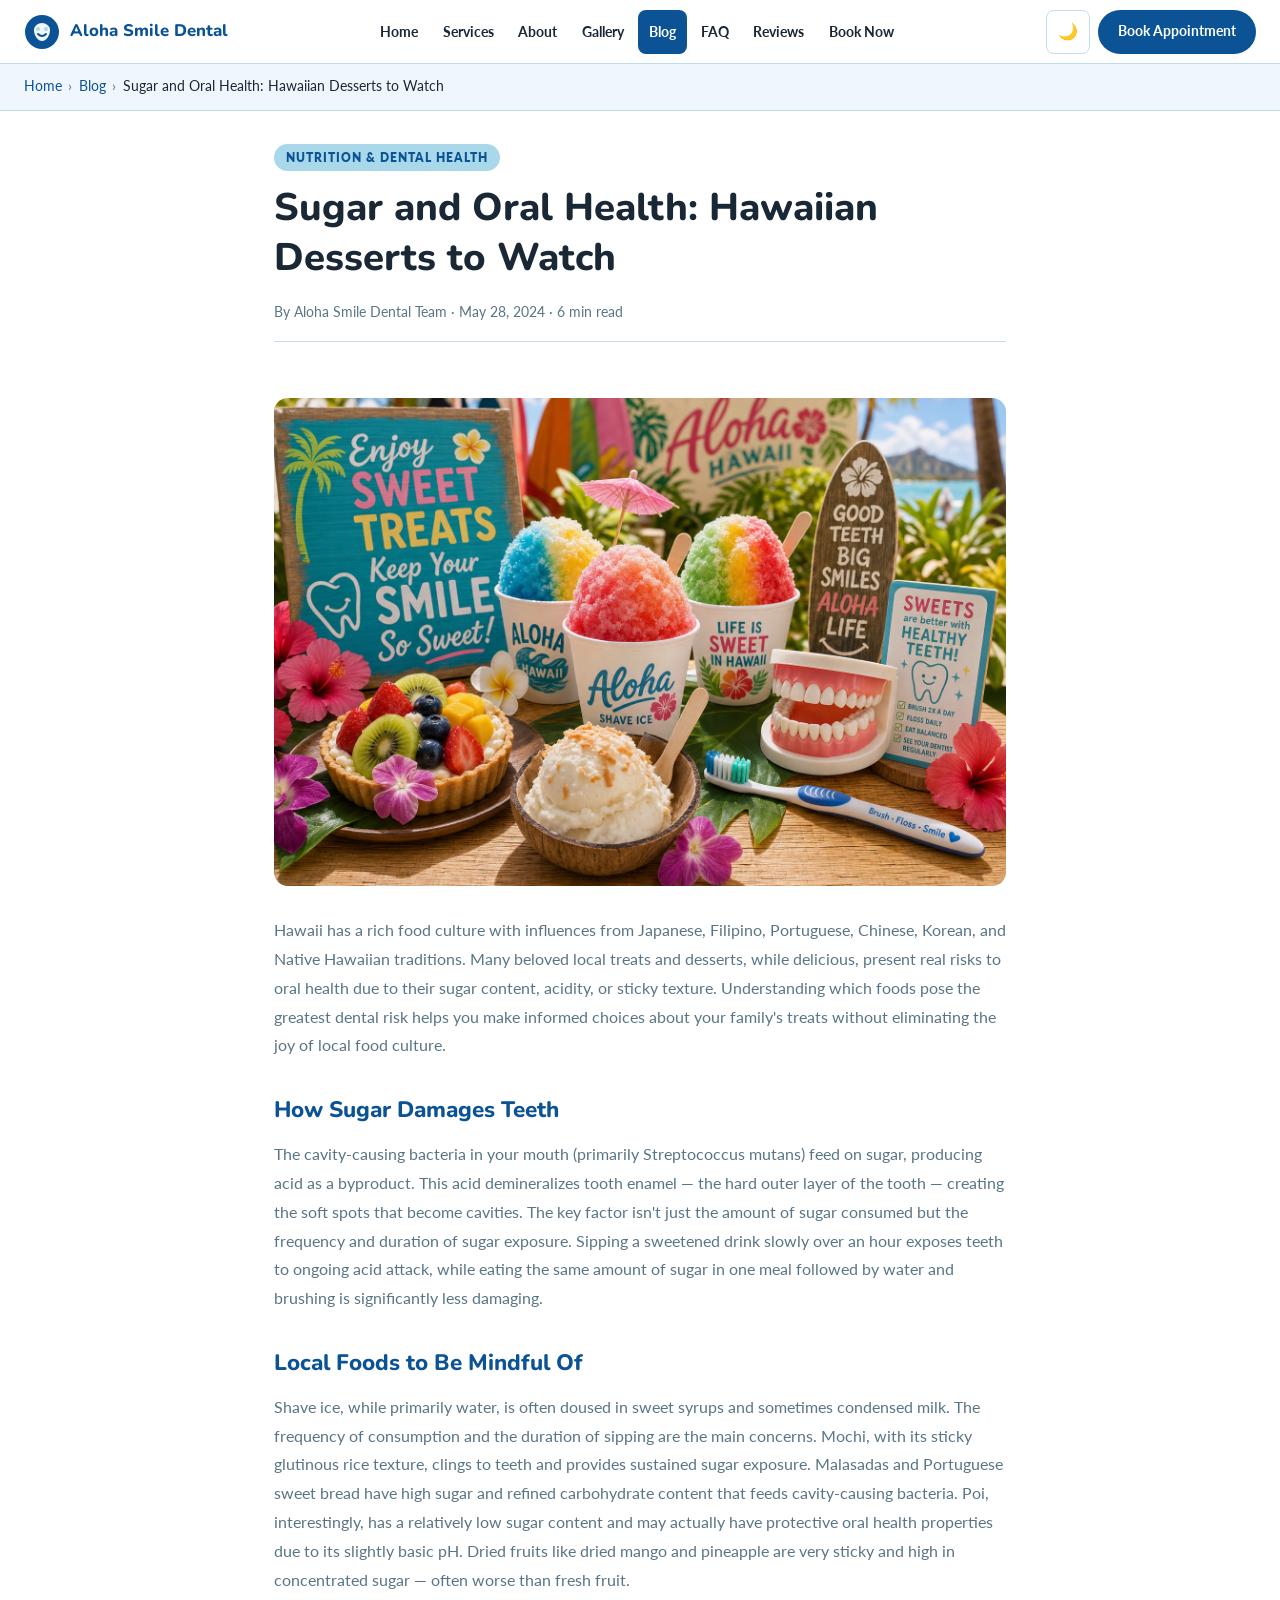
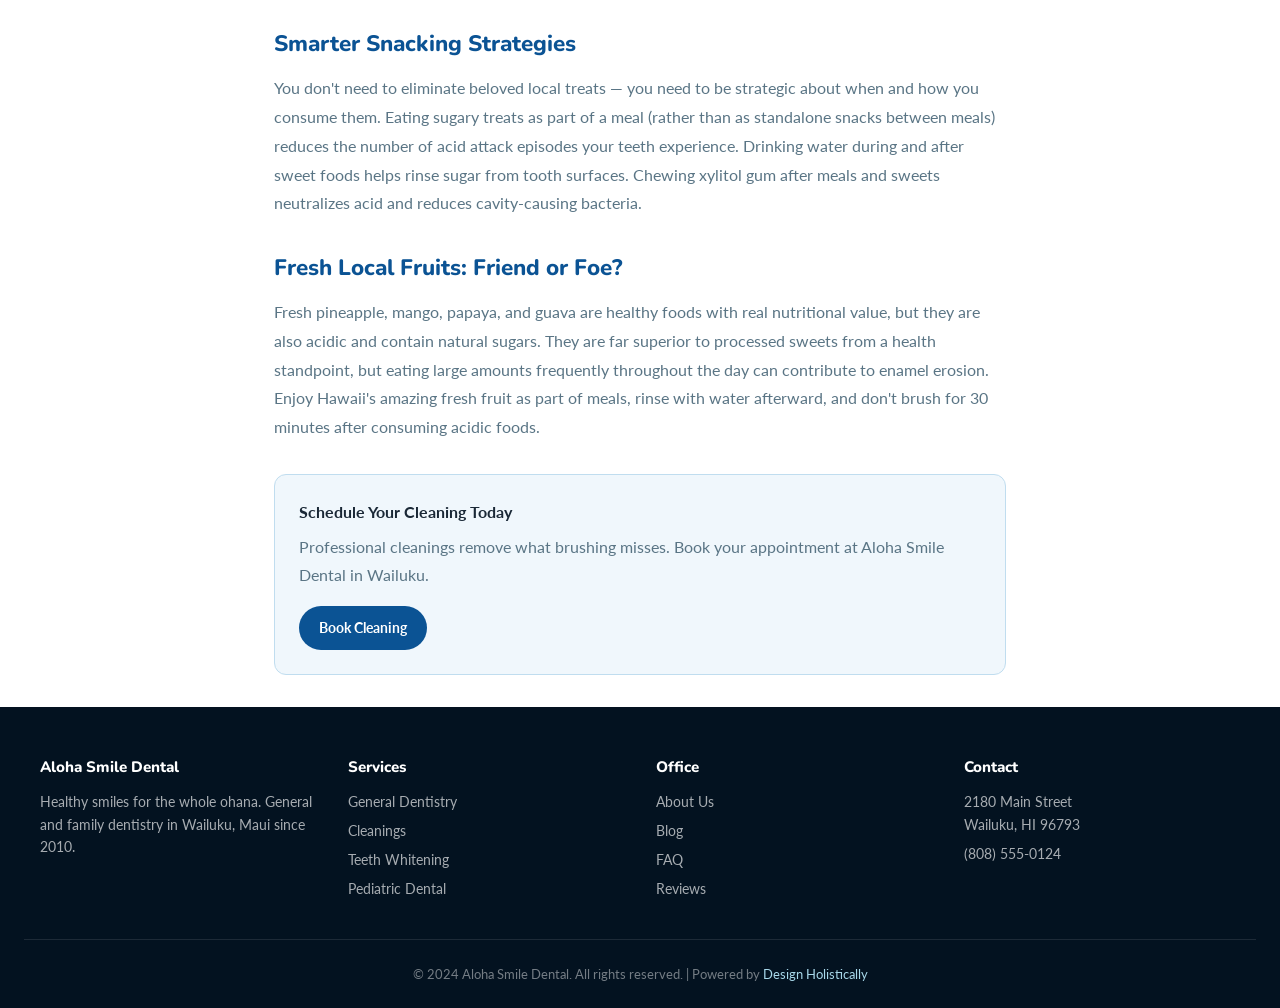
<file: blog-post-2.html>
<!DOCTYPE html>
<html lang="en" data-theme="light">
<head>
<meta charset="UTF-8"><meta name="viewport" content="width=device-width, initial-scale=1.0">
<title>Sugar and Oral Health: Hawaiian Desserts to Watch | Aloha Smile Dental</title>
<link rel="stylesheet" href="css/style.css">

  <link rel="icon" type="image/x-icon" href="images/favicon.ico">
  <link rel="icon" type="image/png" sizes="32x32" href="images/favicon-32x32.png">
  <link rel="icon" type="image/png" sizes="16x16" href="images/favicon-16x16.png">
  <link rel="apple-touch-icon" sizes="180x180" href="images/apple-touch-icon.png">
</head>
<body>
<header>
<a href="index.html" class="logo-link"><svg width="36" height="36" viewBox="0 0 36 36" fill="none" aria-label="Aloha Smile Dental Logo" xmlns="http://www.w3.org/2000/svg">
<circle cx="18" cy="18" r="17" fill="#0B5394"/>
<path d="M10 16 C10 12, 14 9, 18 9 C22 9, 26 12, 26 16 C26 22, 22 27, 18 27 C14 27, 10 22, 10 16Z" fill="white" opacity="0.95"/>
<path d="M14 20 Q18 24 22 20" stroke="#0B5394" stroke-width="2" fill="none" stroke-linecap="round"/>
<circle cx="14" cy="15" r="2" fill="#A8D8EA"/>
<circle cx="22" cy="15" r="2" fill="#A8D8EA"/>
</svg><span class="logo-text">Aloha Smile Dental</span></a>
<nav><a href="index.html">Home</a>
<a href="services.html">Services</a>
<a href="about.html">About</a>
<a href="gallery.html">Gallery</a>
<a href="blog.html" class="active">Blog</a>
<a href="faq.html">FAQ</a>
<a href="reviews.html">Reviews</a>
<a href="booking.html">Book Now</a></nav>
<div class="header-actions">
<button class="dark-toggle" id="darkToggle" aria-label="Toggle dark mode">🌙</button>
<a href="booking.html" class="cta-btn header-cta">Book Appointment</a>
<button class="hamburger" id="hamburger" aria-label="Open menu" aria-expanded="false"><span></span><span></span><span></span></button>
</div>
</header>
<div class="mobile-menu" id="mobileMenu"><a href="index.html">Home</a>
<a href="services.html">Services</a>
<a href="about.html">About</a>
<a href="gallery.html">Gallery</a>
<a href="blog.html">Blog</a>
<a href="faq.html">FAQ</a>
<a href="reviews.html">Reviews</a>
<a href="booking.html">Book Now</a></div>
<div class="breadcrumb"><a href="index.html">Home</a><span>&#x203A;</span><a href="blog.html">Blog</a><span>&#x203A;</span>Sugar and Oral Health: Hawaiian Desserts to Watch</div>
<article class="blog-post">
<div class="tag">Nutrition & Dental Health</div>
<h1>Sugar and Oral Health: Hawaiian Desserts to Watch</h1>
<p class="post-meta">By Aloha Smile Dental Team · May 28, 2024 · 6 min read</p>
<img src="images/blog-2.png" alt="Sugar and Oral Health: Hawaiian Desserts to Watch">
<p>Hawaii has a rich food culture with influences from Japanese, Filipino, Portuguese, Chinese, Korean, and Native Hawaiian traditions. Many beloved local treats and desserts, while delicious, present real risks to oral health due to their sugar content, acidity, or sticky texture. Understanding which foods pose the greatest dental risk helps you make informed choices about your family's treats without eliminating the joy of local food culture.</p>
<h2>How Sugar Damages Teeth</h2>
<p>The cavity-causing bacteria in your mouth (primarily Streptococcus mutans) feed on sugar, producing acid as a byproduct. This acid demineralizes tooth enamel — the hard outer layer of the tooth — creating the soft spots that become cavities. The key factor isn't just the amount of sugar consumed but the frequency and duration of sugar exposure. Sipping a sweetened drink slowly over an hour exposes teeth to ongoing acid attack, while eating the same amount of sugar in one meal followed by water and brushing is significantly less damaging.</p>
<h2>Local Foods to Be Mindful Of</h2>
<p>Shave ice, while primarily water, is often doused in sweet syrups and sometimes condensed milk. The frequency of consumption and the duration of sipping are the main concerns. Mochi, with its sticky glutinous rice texture, clings to teeth and provides sustained sugar exposure. Malasadas and Portuguese sweet bread have high sugar and refined carbohydrate content that feeds cavity-causing bacteria. Poi, interestingly, has a relatively low sugar content and may actually have protective oral health properties due to its slightly basic pH. Dried fruits like dried mango and pineapple are very sticky and high in concentrated sugar — often worse than fresh fruit.</p>
<h2>Smarter Snacking Strategies</h2>
<p>You don't need to eliminate beloved local treats — you need to be strategic about when and how you consume them. Eating sugary treats as part of a meal (rather than as standalone snacks between meals) reduces the number of acid attack episodes your teeth experience. Drinking water during and after sweet foods helps rinse sugar from tooth surfaces. Chewing xylitol gum after meals and sweets neutralizes acid and reduces cavity-causing bacteria.</p>
<h2>Fresh Local Fruits: Friend or Foe?</h2>
<p>Fresh pineapple, mango, papaya, and guava are healthy foods with real nutritional value, but they are also acidic and contain natural sugars. They are far superior to processed sweets from a health standpoint, but eating large amounts frequently throughout the day can contribute to enamel erosion. Enjoy Hawaii's amazing fresh fruit as part of meals, rinse with water afterward, and don't brush for 30 minutes after consuming acidic foods.</p>
<div style="background:var(--bg-alt);border:1px solid var(--border);border-radius:12px;padding:1.5rem;margin-top:2rem;"><strong>Schedule Your Cleaning Today</strong><p style="margin:.5rem 0 1rem;">Professional cleanings remove what brushing misses. Book your appointment at Aloha Smile Dental in Wailuku.</p><a href="booking.html" class="cta-btn">Book Cleaning</a></div>
</article>
<footer>
<div class="footer-grid">
<div class="footer-col"><h4>Aloha Smile Dental</h4><p>Healthy smiles for the whole ohana. General and family dentistry in Wailuku, Maui since 2010.</p></div>
<div class="footer-col"><h4>Services</h4><a href="services.html">General Dentistry</a><a href="services.html">Cleanings</a><a href="services.html">Teeth Whitening</a><a href="services.html">Pediatric Dental</a></div>
<div class="footer-col"><h4>Office</h4><a href="about.html">About Us</a><a href="blog.html">Blog</a><a href="faq.html">FAQ</a><a href="reviews.html">Reviews</a></div>
<div class="footer-col"><h4>Contact</h4><p>2180 Main Street<br>Wailuku, HI 96793</p><a href="tel:8085550124">(808) 555-0124</a></div>
</div>
<div class="footer-bottom"><p>&copy; 2024 Aloha Smile Dental. All rights reserved. | Powered by <a href="https://designholistically.com" target="_blank" rel="noopener">Design Holistically</a></p></div>
</footer>
<button id="backToTop" aria-label="Back to top">&#8593;</button>
<script src="js/main.js"></script>
</body>
</html>
</file>
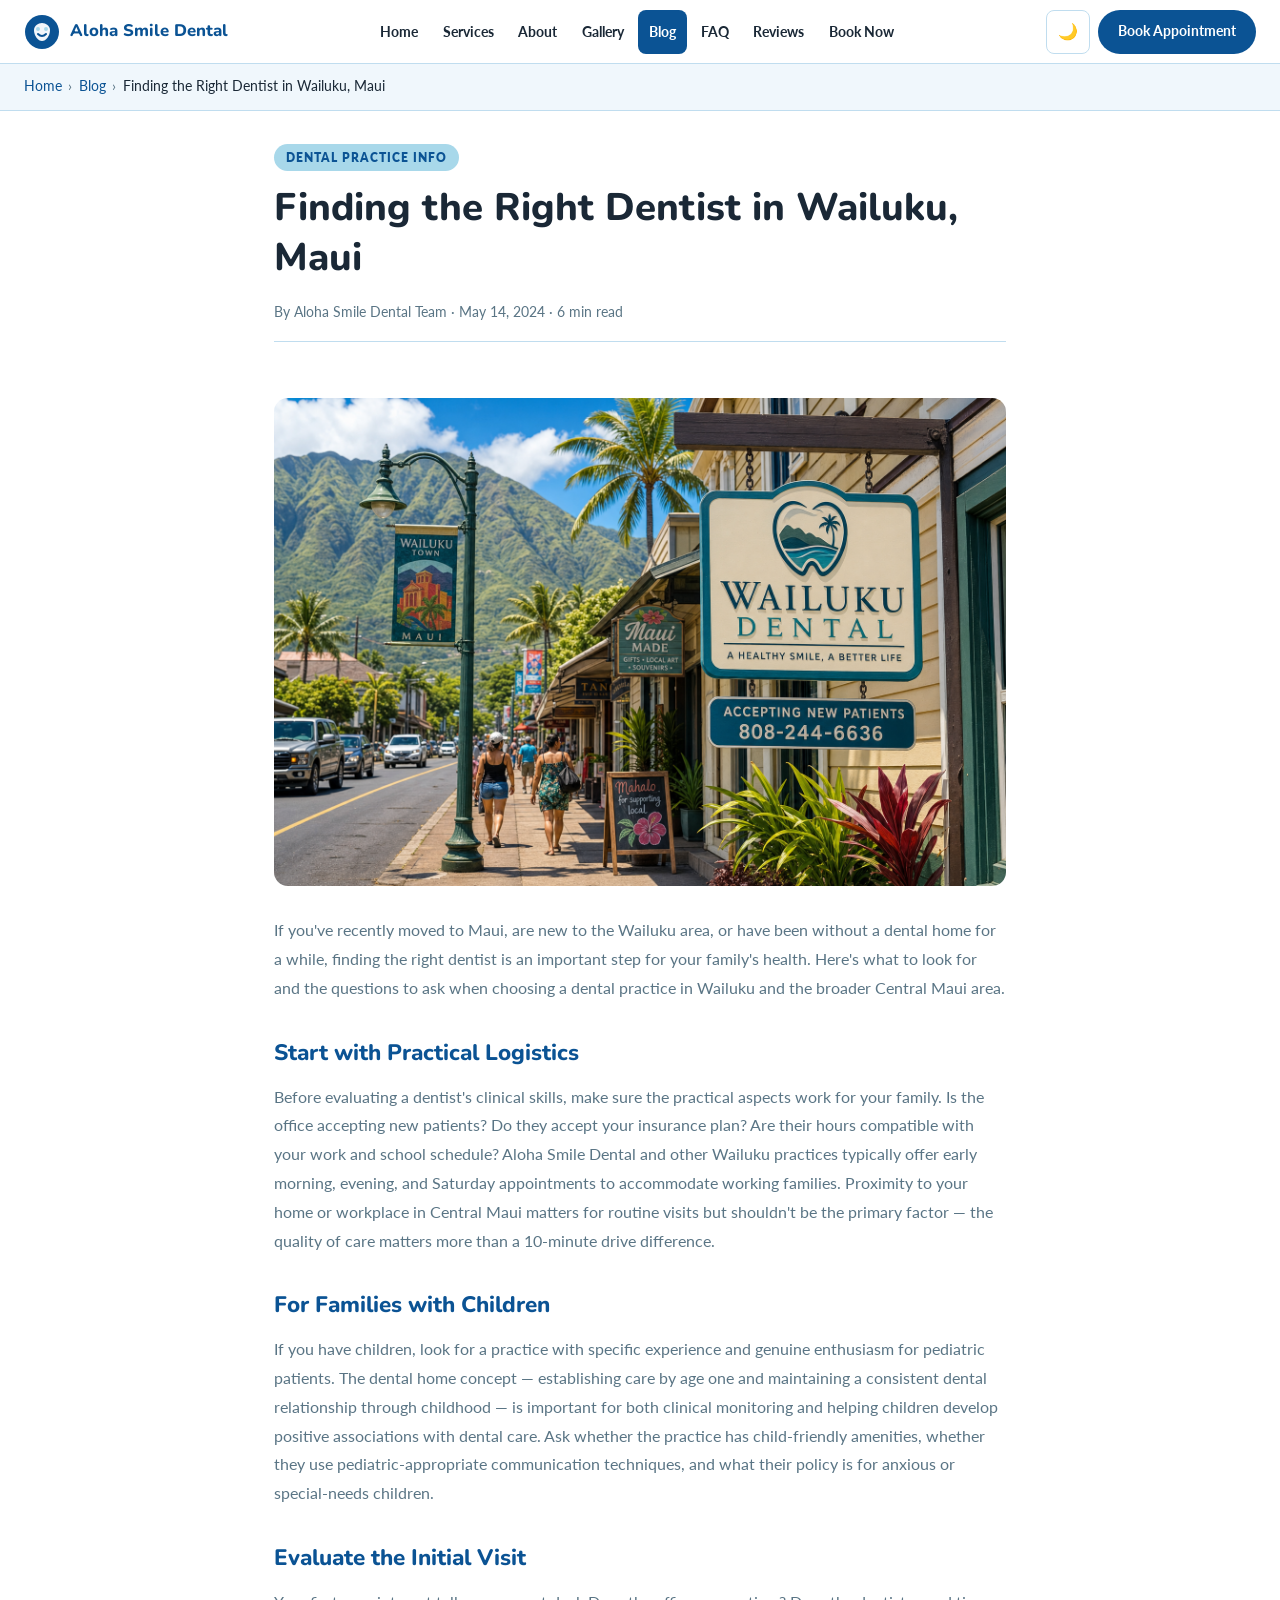
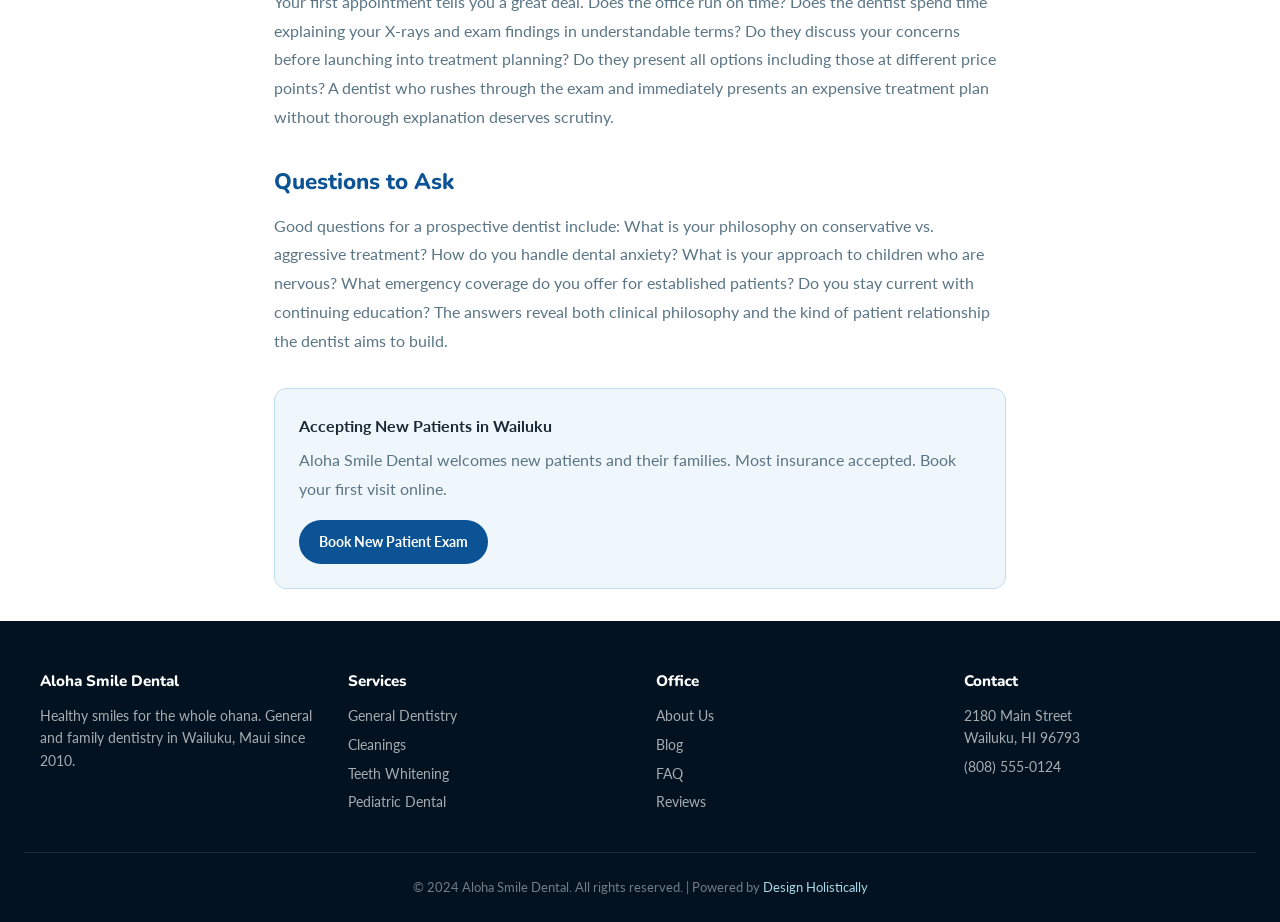
<file: blog-post-3.html>
<!DOCTYPE html>
<html lang="en" data-theme="light">
<head>
<meta charset="UTF-8"><meta name="viewport" content="width=device-width, initial-scale=1.0">
<title>Finding the Right Dentist in Wailuku, Maui | Aloha Smile Dental</title>
<link rel="stylesheet" href="css/style.css">

  <link rel="icon" type="image/x-icon" href="images/favicon.ico">
  <link rel="icon" type="image/png" sizes="32x32" href="images/favicon-32x32.png">
  <link rel="icon" type="image/png" sizes="16x16" href="images/favicon-16x16.png">
  <link rel="apple-touch-icon" sizes="180x180" href="images/apple-touch-icon.png">
</head>
<body>
<header>
<a href="index.html" class="logo-link"><svg width="36" height="36" viewBox="0 0 36 36" fill="none" aria-label="Aloha Smile Dental Logo" xmlns="http://www.w3.org/2000/svg">
<circle cx="18" cy="18" r="17" fill="#0B5394"/>
<path d="M10 16 C10 12, 14 9, 18 9 C22 9, 26 12, 26 16 C26 22, 22 27, 18 27 C14 27, 10 22, 10 16Z" fill="white" opacity="0.95"/>
<path d="M14 20 Q18 24 22 20" stroke="#0B5394" stroke-width="2" fill="none" stroke-linecap="round"/>
<circle cx="14" cy="15" r="2" fill="#A8D8EA"/>
<circle cx="22" cy="15" r="2" fill="#A8D8EA"/>
</svg><span class="logo-text">Aloha Smile Dental</span></a>
<nav><a href="index.html">Home</a>
<a href="services.html">Services</a>
<a href="about.html">About</a>
<a href="gallery.html">Gallery</a>
<a href="blog.html" class="active">Blog</a>
<a href="faq.html">FAQ</a>
<a href="reviews.html">Reviews</a>
<a href="booking.html">Book Now</a></nav>
<div class="header-actions">
<button class="dark-toggle" id="darkToggle" aria-label="Toggle dark mode">🌙</button>
<a href="booking.html" class="cta-btn header-cta">Book Appointment</a>
<button class="hamburger" id="hamburger" aria-label="Open menu" aria-expanded="false"><span></span><span></span><span></span></button>
</div>
</header>
<div class="mobile-menu" id="mobileMenu"><a href="index.html">Home</a>
<a href="services.html">Services</a>
<a href="about.html">About</a>
<a href="gallery.html">Gallery</a>
<a href="blog.html">Blog</a>
<a href="faq.html">FAQ</a>
<a href="reviews.html">Reviews</a>
<a href="booking.html">Book Now</a></div>
<div class="breadcrumb"><a href="index.html">Home</a><span>&#x203A;</span><a href="blog.html">Blog</a><span>&#x203A;</span>Finding the Right Dentist in Wailuku, Maui</div>
<article class="blog-post">
<div class="tag">Dental Practice Info</div>
<h1>Finding the Right Dentist in Wailuku, Maui</h1>
<p class="post-meta">By Aloha Smile Dental Team · May 14, 2024 · 6 min read</p>
<img src="images/blog-3.png" alt="Finding the Right Dentist in Wailuku, Maui">
<p>If you've recently moved to Maui, are new to the Wailuku area, or have been without a dental home for a while, finding the right dentist is an important step for your family's health. Here's what to look for and the questions to ask when choosing a dental practice in Wailuku and the broader Central Maui area.</p>
<h2>Start with Practical Logistics</h2>
<p>Before evaluating a dentist's clinical skills, make sure the practical aspects work for your family. Is the office accepting new patients? Do they accept your insurance plan? Are their hours compatible with your work and school schedule? Aloha Smile Dental and other Wailuku practices typically offer early morning, evening, and Saturday appointments to accommodate working families. Proximity to your home or workplace in Central Maui matters for routine visits but shouldn't be the primary factor — the quality of care matters more than a 10-minute drive difference.</p>
<h2>For Families with Children</h2>
<p>If you have children, look for a practice with specific experience and genuine enthusiasm for pediatric patients. The dental home concept — establishing care by age one and maintaining a consistent dental relationship through childhood — is important for both clinical monitoring and helping children develop positive associations with dental care. Ask whether the practice has child-friendly amenities, whether they use pediatric-appropriate communication techniques, and what their policy is for anxious or special-needs children.</p>
<h2>Evaluate the Initial Visit</h2>
<p>Your first appointment tells you a great deal. Does the office run on time? Does the dentist spend time explaining your X-rays and exam findings in understandable terms? Do they discuss your concerns before launching into treatment planning? Do they present all options including those at different price points? A dentist who rushes through the exam and immediately presents an expensive treatment plan without thorough explanation deserves scrutiny.</p>
<h2>Questions to Ask</h2>
<p>Good questions for a prospective dentist include: What is your philosophy on conservative vs. aggressive treatment? How do you handle dental anxiety? What is your approach to children who are nervous? What emergency coverage do you offer for established patients? Do you stay current with continuing education? The answers reveal both clinical philosophy and the kind of patient relationship the dentist aims to build.</p>
<div style="background:var(--bg-alt);border:1px solid var(--border);border-radius:12px;padding:1.5rem;margin-top:2rem;"><strong>Accepting New Patients in Wailuku</strong><p style="margin:.5rem 0 1rem;">Aloha Smile Dental welcomes new patients and their families. Most insurance accepted. Book your first visit online.</p><a href="booking.html" class="cta-btn">Book New Patient Exam</a></div>
</article>
<footer>
<div class="footer-grid">
<div class="footer-col"><h4>Aloha Smile Dental</h4><p>Healthy smiles for the whole ohana. General and family dentistry in Wailuku, Maui since 2010.</p></div>
<div class="footer-col"><h4>Services</h4><a href="services.html">General Dentistry</a><a href="services.html">Cleanings</a><a href="services.html">Teeth Whitening</a><a href="services.html">Pediatric Dental</a></div>
<div class="footer-col"><h4>Office</h4><a href="about.html">About Us</a><a href="blog.html">Blog</a><a href="faq.html">FAQ</a><a href="reviews.html">Reviews</a></div>
<div class="footer-col"><h4>Contact</h4><p>2180 Main Street<br>Wailuku, HI 96793</p><a href="tel:8085550124">(808) 555-0124</a></div>
</div>
<div class="footer-bottom"><p>&copy; 2024 Aloha Smile Dental. All rights reserved. | Powered by <a href="https://designholistically.com" target="_blank" rel="noopener">Design Holistically</a></p></div>
</footer>
<button id="backToTop" aria-label="Back to top">&#8593;</button>
<script src="js/main.js"></script>
</body>
</html>
</file>
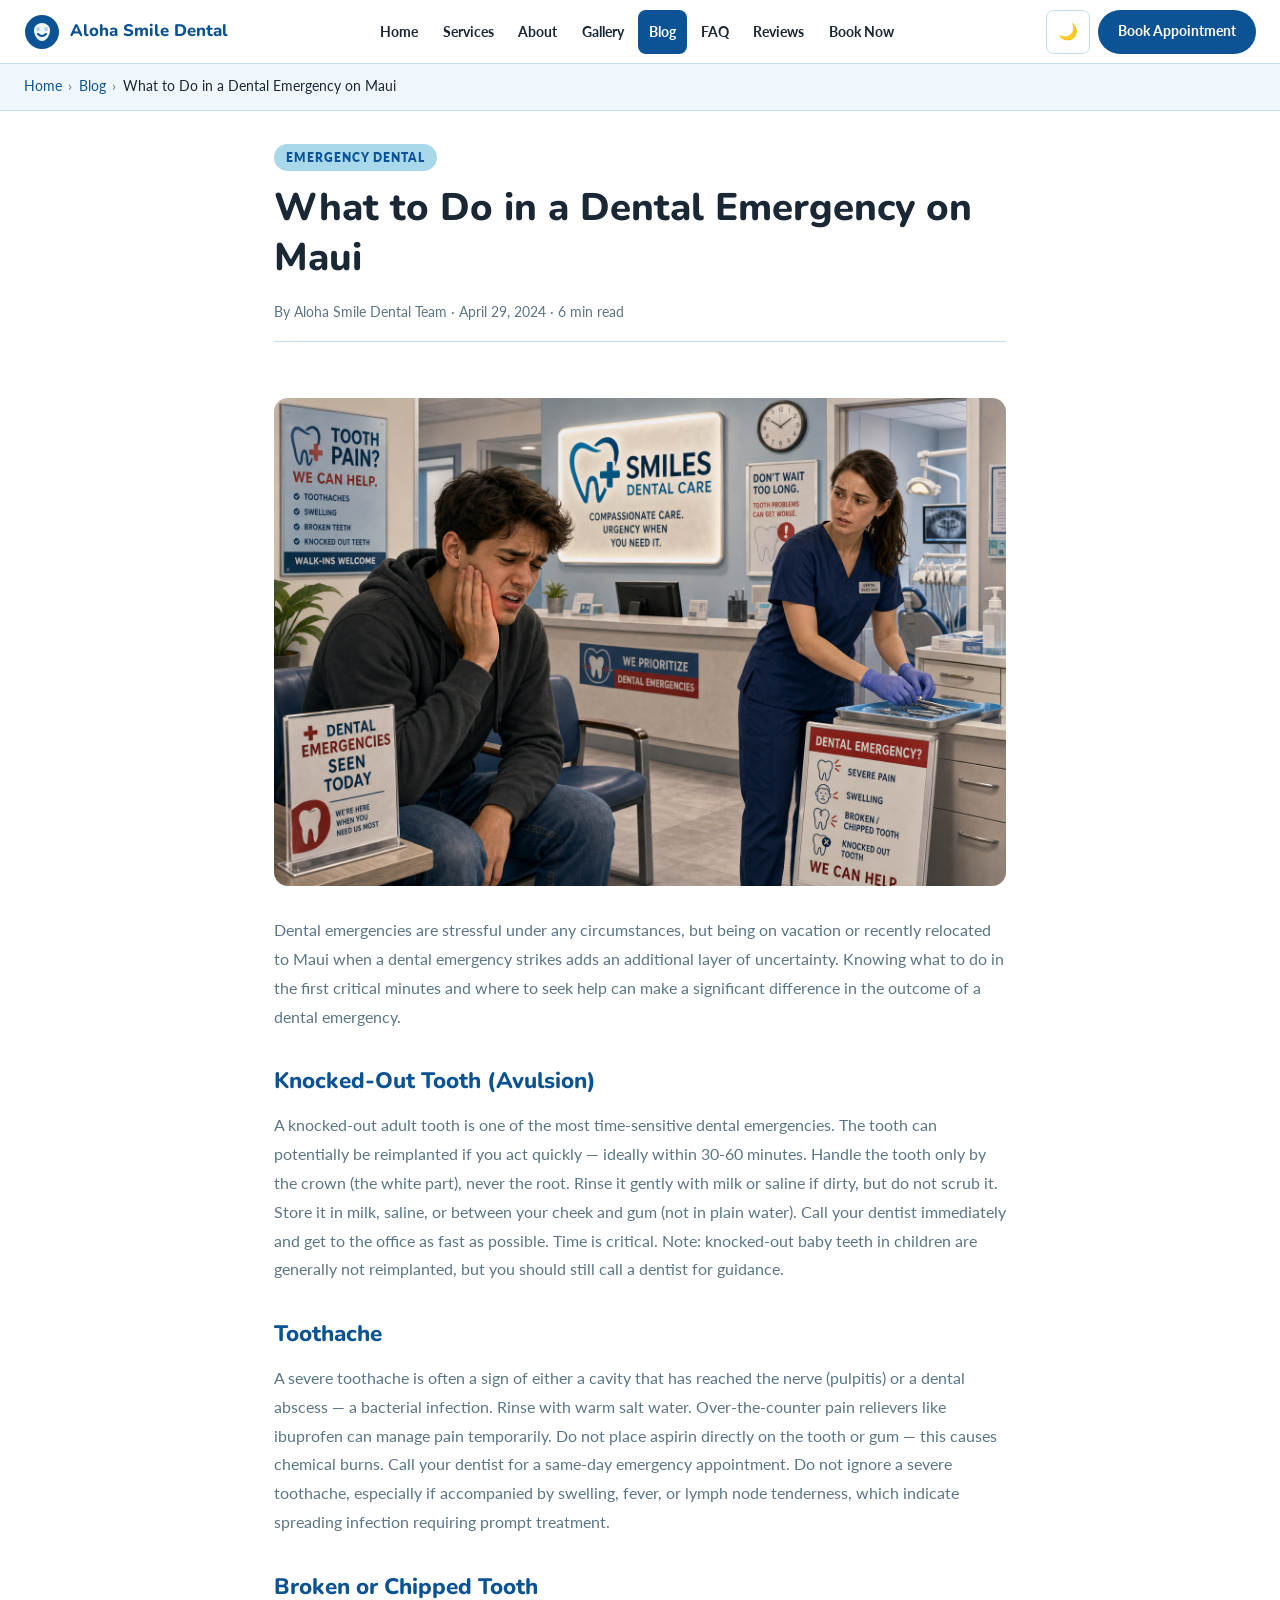
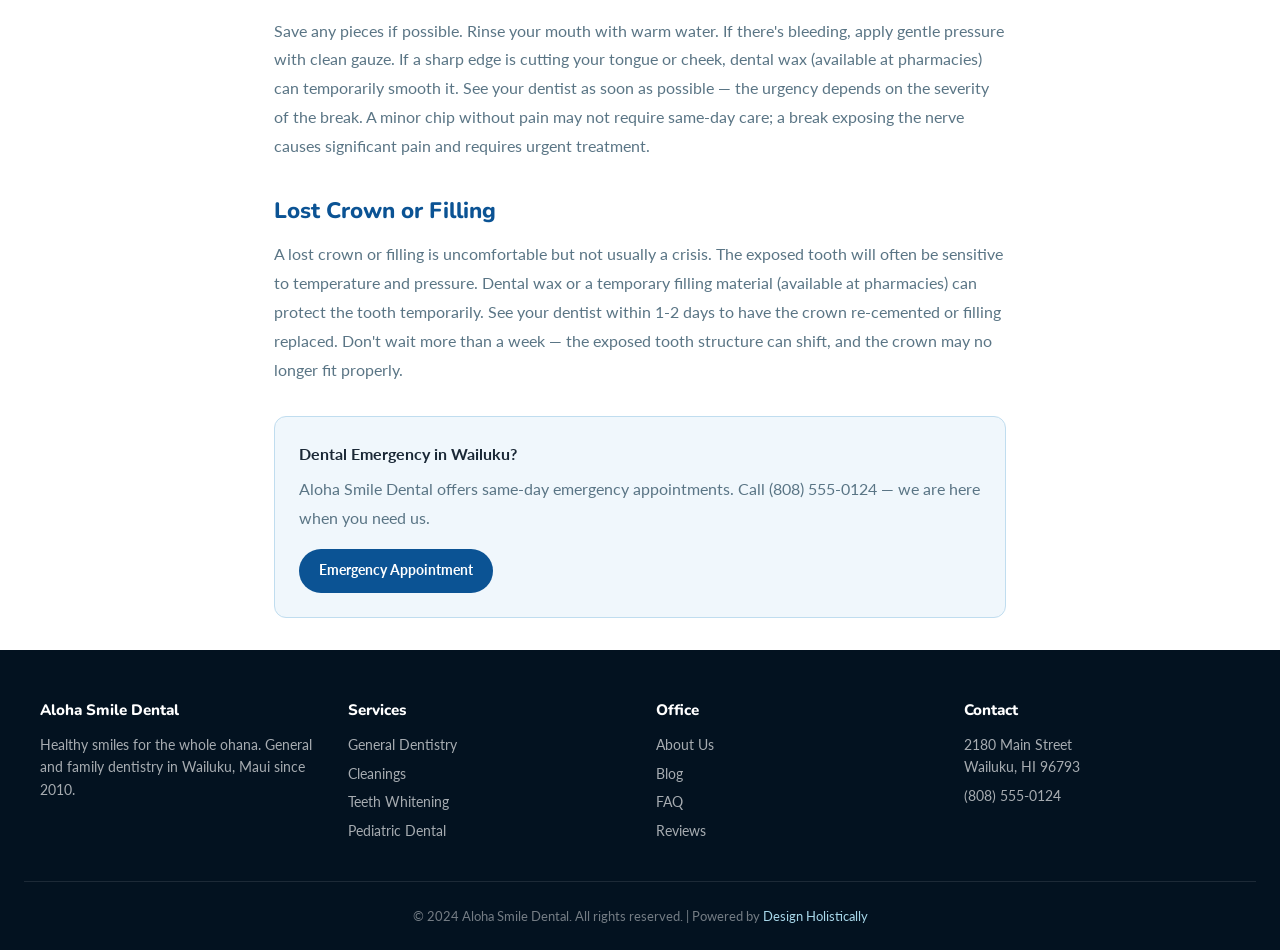
<file: blog-post-4.html>
<!DOCTYPE html>
<html lang="en" data-theme="light">
<head>
<meta charset="UTF-8"><meta name="viewport" content="width=device-width, initial-scale=1.0">
<title>What to Do in a Dental Emergency on Maui | Aloha Smile Dental</title>
<link rel="stylesheet" href="css/style.css">

  <link rel="icon" type="image/x-icon" href="images/favicon.ico">
  <link rel="icon" type="image/png" sizes="32x32" href="images/favicon-32x32.png">
  <link rel="icon" type="image/png" sizes="16x16" href="images/favicon-16x16.png">
  <link rel="apple-touch-icon" sizes="180x180" href="images/apple-touch-icon.png">
</head>
<body>
<header>
<a href="index.html" class="logo-link"><svg width="36" height="36" viewBox="0 0 36 36" fill="none" aria-label="Aloha Smile Dental Logo" xmlns="http://www.w3.org/2000/svg">
<circle cx="18" cy="18" r="17" fill="#0B5394"/>
<path d="M10 16 C10 12, 14 9, 18 9 C22 9, 26 12, 26 16 C26 22, 22 27, 18 27 C14 27, 10 22, 10 16Z" fill="white" opacity="0.95"/>
<path d="M14 20 Q18 24 22 20" stroke="#0B5394" stroke-width="2" fill="none" stroke-linecap="round"/>
<circle cx="14" cy="15" r="2" fill="#A8D8EA"/>
<circle cx="22" cy="15" r="2" fill="#A8D8EA"/>
</svg><span class="logo-text">Aloha Smile Dental</span></a>
<nav><a href="index.html">Home</a>
<a href="services.html">Services</a>
<a href="about.html">About</a>
<a href="gallery.html">Gallery</a>
<a href="blog.html" class="active">Blog</a>
<a href="faq.html">FAQ</a>
<a href="reviews.html">Reviews</a>
<a href="booking.html">Book Now</a></nav>
<div class="header-actions">
<button class="dark-toggle" id="darkToggle" aria-label="Toggle dark mode">🌙</button>
<a href="booking.html" class="cta-btn header-cta">Book Appointment</a>
<button class="hamburger" id="hamburger" aria-label="Open menu" aria-expanded="false"><span></span><span></span><span></span></button>
</div>
</header>
<div class="mobile-menu" id="mobileMenu"><a href="index.html">Home</a>
<a href="services.html">Services</a>
<a href="about.html">About</a>
<a href="gallery.html">Gallery</a>
<a href="blog.html">Blog</a>
<a href="faq.html">FAQ</a>
<a href="reviews.html">Reviews</a>
<a href="booking.html">Book Now</a></div>
<div class="breadcrumb"><a href="index.html">Home</a><span>&#x203A;</span><a href="blog.html">Blog</a><span>&#x203A;</span>What to Do in a Dental Emergency on Maui</div>
<article class="blog-post">
<div class="tag">Emergency Dental</div>
<h1>What to Do in a Dental Emergency on Maui</h1>
<p class="post-meta">By Aloha Smile Dental Team · April 29, 2024 · 6 min read</p>
<img src="images/blog-4.png" alt="What to Do in a Dental Emergency on Maui">
<p>Dental emergencies are stressful under any circumstances, but being on vacation or recently relocated to Maui when a dental emergency strikes adds an additional layer of uncertainty. Knowing what to do in the first critical minutes and where to seek help can make a significant difference in the outcome of a dental emergency.</p>
<h2>Knocked-Out Tooth (Avulsion)</h2>
<p>A knocked-out adult tooth is one of the most time-sensitive dental emergencies. The tooth can potentially be reimplanted if you act quickly — ideally within 30-60 minutes. Handle the tooth only by the crown (the white part), never the root. Rinse it gently with milk or saline if dirty, but do not scrub it. Store it in milk, saline, or between your cheek and gum (not in plain water). Call your dentist immediately and get to the office as fast as possible. Time is critical. Note: knocked-out baby teeth in children are generally not reimplanted, but you should still call a dentist for guidance.</p>
<h2>Toothache</h2>
<p>A severe toothache is often a sign of either a cavity that has reached the nerve (pulpitis) or a dental abscess — a bacterial infection. Rinse with warm salt water. Over-the-counter pain relievers like ibuprofen can manage pain temporarily. Do not place aspirin directly on the tooth or gum — this causes chemical burns. Call your dentist for a same-day emergency appointment. Do not ignore a severe toothache, especially if accompanied by swelling, fever, or lymph node tenderness, which indicate spreading infection requiring prompt treatment.</p>
<h2>Broken or Chipped Tooth</h2>
<p>Save any pieces if possible. Rinse your mouth with warm water. If there's bleeding, apply gentle pressure with clean gauze. If a sharp edge is cutting your tongue or cheek, dental wax (available at pharmacies) can temporarily smooth it. See your dentist as soon as possible — the urgency depends on the severity of the break. A minor chip without pain may not require same-day care; a break exposing the nerve causes significant pain and requires urgent treatment.</p>
<h2>Lost Crown or Filling</h2>
<p>A lost crown or filling is uncomfortable but not usually a crisis. The exposed tooth will often be sensitive to temperature and pressure. Dental wax or a temporary filling material (available at pharmacies) can protect the tooth temporarily. See your dentist within 1-2 days to have the crown re-cemented or filling replaced. Don't wait more than a week — the exposed tooth structure can shift, and the crown may no longer fit properly.</p>
<div style="background:var(--bg-alt);border:1px solid var(--border);border-radius:12px;padding:1.5rem;margin-top:2rem;"><strong>Dental Emergency in Wailuku?</strong><p style="margin:.5rem 0 1rem;">Aloha Smile Dental offers same-day emergency appointments. Call (808) 555-0124 — we are here when you need us.</p><a href="booking.html" class="cta-btn">Emergency Appointment</a></div>
</article>
<footer>
<div class="footer-grid">
<div class="footer-col"><h4>Aloha Smile Dental</h4><p>Healthy smiles for the whole ohana. General and family dentistry in Wailuku, Maui since 2010.</p></div>
<div class="footer-col"><h4>Services</h4><a href="services.html">General Dentistry</a><a href="services.html">Cleanings</a><a href="services.html">Teeth Whitening</a><a href="services.html">Pediatric Dental</a></div>
<div class="footer-col"><h4>Office</h4><a href="about.html">About Us</a><a href="blog.html">Blog</a><a href="faq.html">FAQ</a><a href="reviews.html">Reviews</a></div>
<div class="footer-col"><h4>Contact</h4><p>2180 Main Street<br>Wailuku, HI 96793</p><a href="tel:8085550124">(808) 555-0124</a></div>
</div>
<div class="footer-bottom"><p>&copy; 2024 Aloha Smile Dental. All rights reserved. | Powered by <a href="https://designholistically.com" target="_blank" rel="noopener">Design Holistically</a></p></div>
</footer>
<button id="backToTop" aria-label="Back to top">&#8593;</button>
<script src="js/main.js"></script>
</body>
</html>
</file>
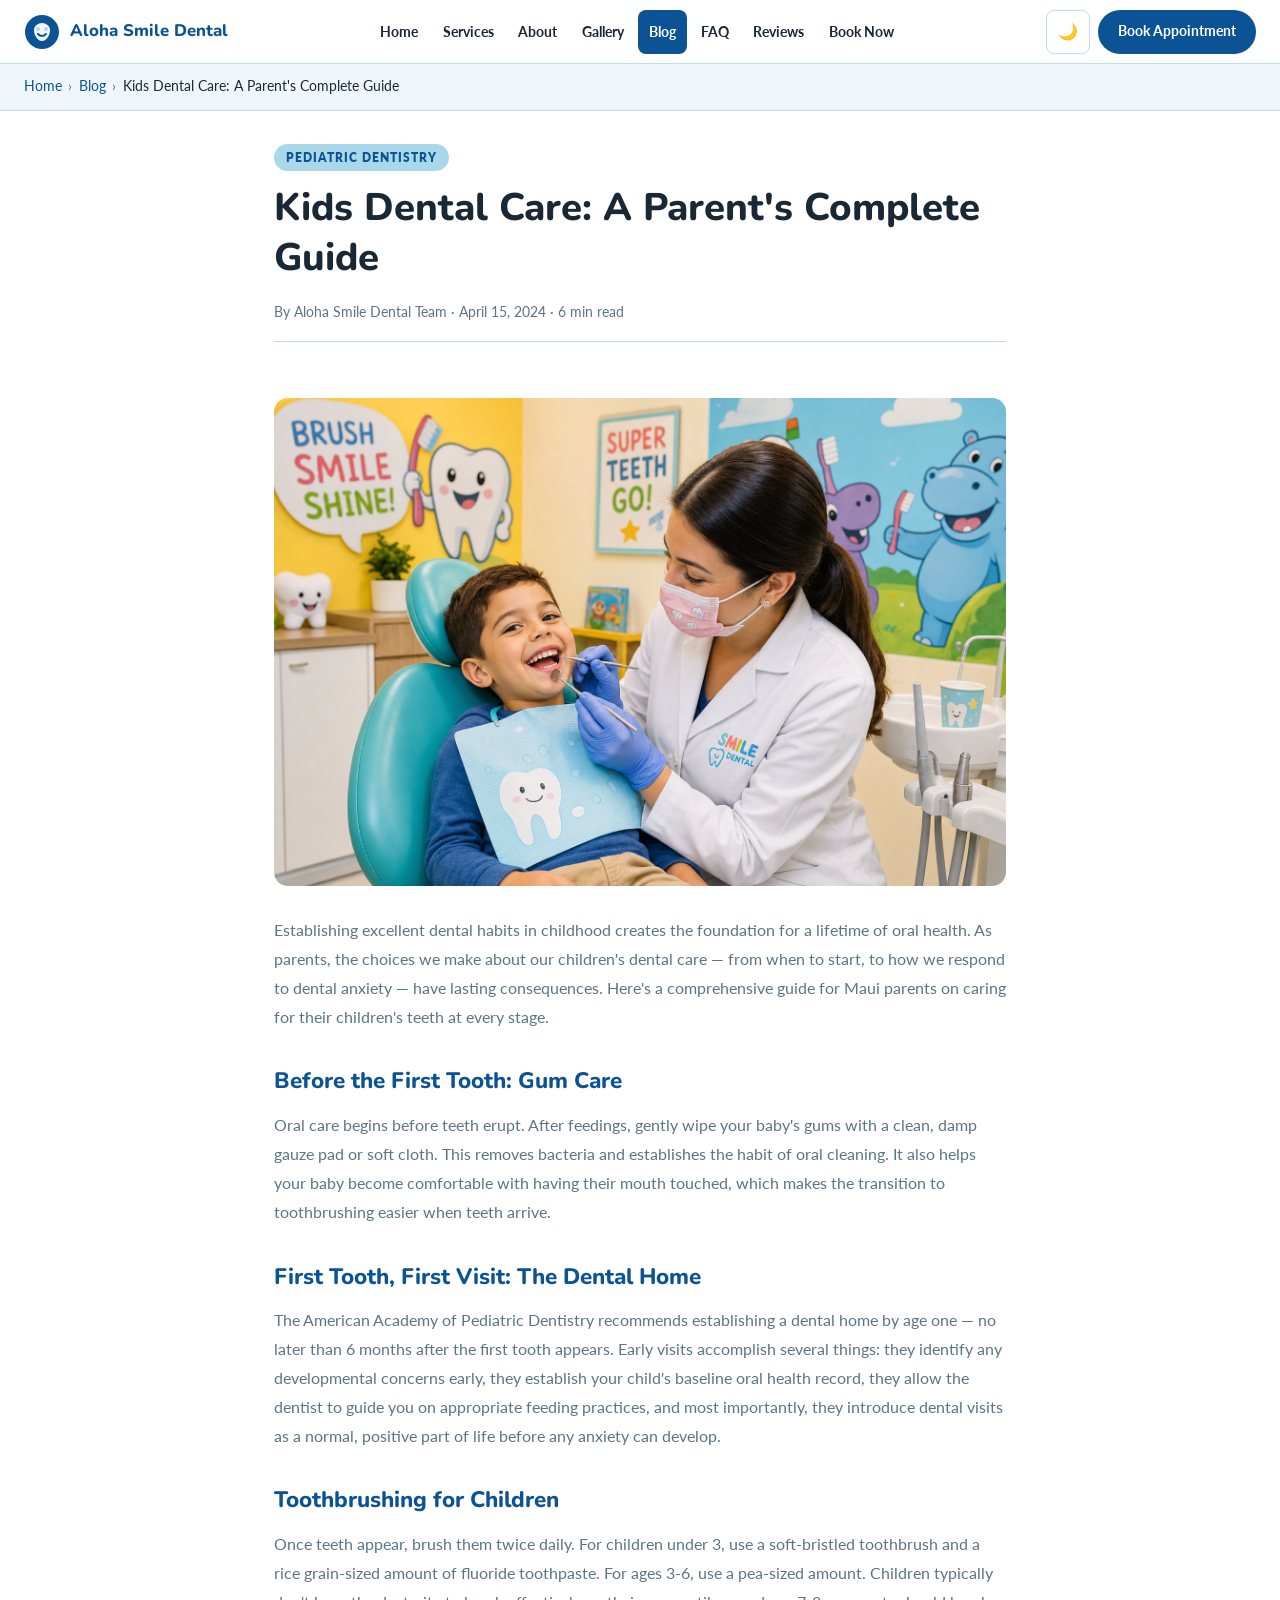
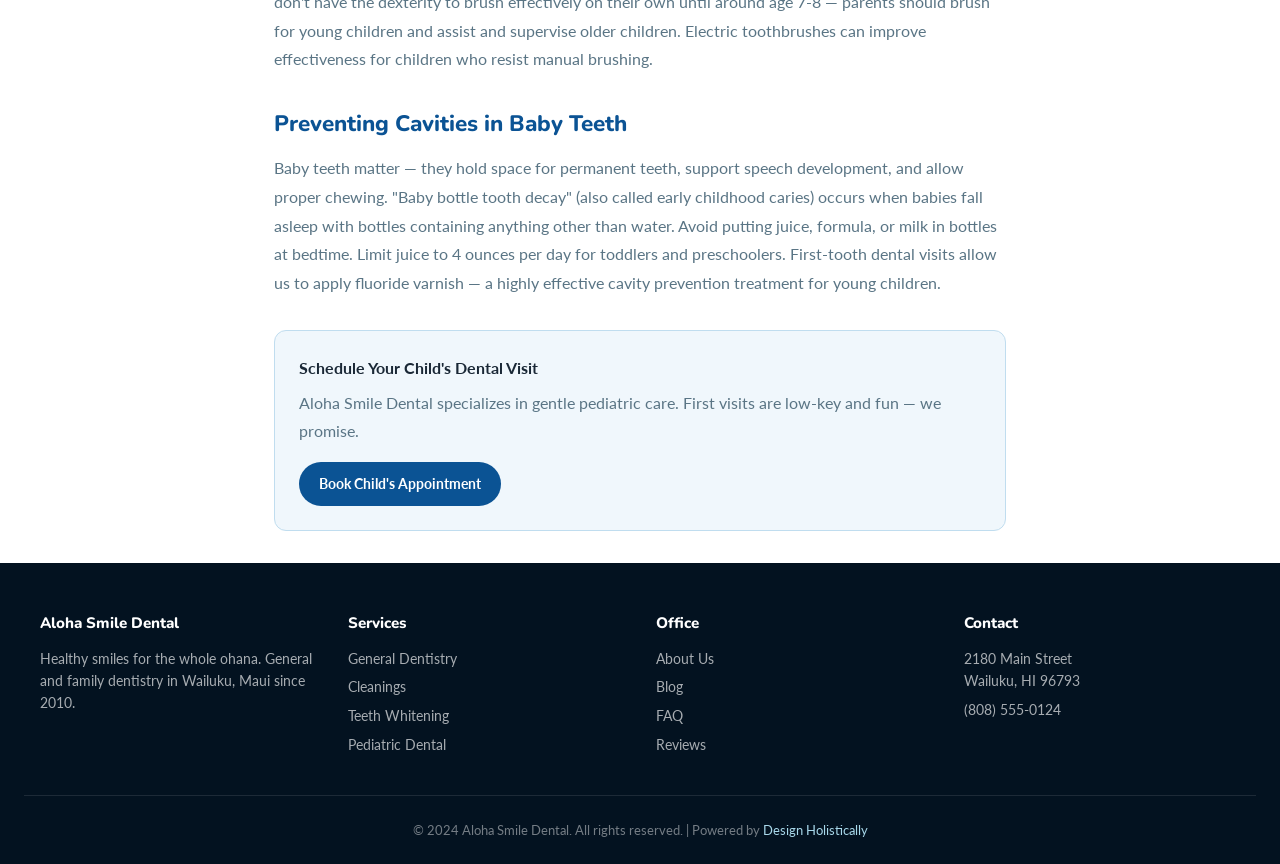
<file: blog-post-5.html>
<!DOCTYPE html>
<html lang="en" data-theme="light">
<head>
<meta charset="UTF-8"><meta name="viewport" content="width=device-width, initial-scale=1.0">
<title>Kids Dental Care: A Parent's Complete Guide | Aloha Smile Dental</title>
<link rel="stylesheet" href="css/style.css">

  <link rel="icon" type="image/x-icon" href="images/favicon.ico">
  <link rel="icon" type="image/png" sizes="32x32" href="images/favicon-32x32.png">
  <link rel="icon" type="image/png" sizes="16x16" href="images/favicon-16x16.png">
  <link rel="apple-touch-icon" sizes="180x180" href="images/apple-touch-icon.png">
</head>
<body>
<header>
<a href="index.html" class="logo-link"><svg width="36" height="36" viewBox="0 0 36 36" fill="none" aria-label="Aloha Smile Dental Logo" xmlns="http://www.w3.org/2000/svg">
<circle cx="18" cy="18" r="17" fill="#0B5394"/>
<path d="M10 16 C10 12, 14 9, 18 9 C22 9, 26 12, 26 16 C26 22, 22 27, 18 27 C14 27, 10 22, 10 16Z" fill="white" opacity="0.95"/>
<path d="M14 20 Q18 24 22 20" stroke="#0B5394" stroke-width="2" fill="none" stroke-linecap="round"/>
<circle cx="14" cy="15" r="2" fill="#A8D8EA"/>
<circle cx="22" cy="15" r="2" fill="#A8D8EA"/>
</svg><span class="logo-text">Aloha Smile Dental</span></a>
<nav><a href="index.html">Home</a>
<a href="services.html">Services</a>
<a href="about.html">About</a>
<a href="gallery.html">Gallery</a>
<a href="blog.html" class="active">Blog</a>
<a href="faq.html">FAQ</a>
<a href="reviews.html">Reviews</a>
<a href="booking.html">Book Now</a></nav>
<div class="header-actions">
<button class="dark-toggle" id="darkToggle" aria-label="Toggle dark mode">🌙</button>
<a href="booking.html" class="cta-btn header-cta">Book Appointment</a>
<button class="hamburger" id="hamburger" aria-label="Open menu" aria-expanded="false"><span></span><span></span><span></span></button>
</div>
</header>
<div class="mobile-menu" id="mobileMenu"><a href="index.html">Home</a>
<a href="services.html">Services</a>
<a href="about.html">About</a>
<a href="gallery.html">Gallery</a>
<a href="blog.html">Blog</a>
<a href="faq.html">FAQ</a>
<a href="reviews.html">Reviews</a>
<a href="booking.html">Book Now</a></div>
<div class="breadcrumb"><a href="index.html">Home</a><span>&#x203A;</span><a href="blog.html">Blog</a><span>&#x203A;</span>Kids Dental Care: A Parent's Complete Guide</div>
<article class="blog-post">
<div class="tag">Pediatric Dentistry</div>
<h1>Kids Dental Care: A Parent's Complete Guide</h1>
<p class="post-meta">By Aloha Smile Dental Team · April 15, 2024 · 6 min read</p>
<img src="images/blog-5.png" alt="Kids Dental Care: A Parent's Complete Guide">
<p>Establishing excellent dental habits in childhood creates the foundation for a lifetime of oral health. As parents, the choices we make about our children's dental care — from when to start, to how we respond to dental anxiety — have lasting consequences. Here's a comprehensive guide for Maui parents on caring for their children's teeth at every stage.</p>
<h2>Before the First Tooth: Gum Care</h2>
<p>Oral care begins before teeth erupt. After feedings, gently wipe your baby's gums with a clean, damp gauze pad or soft cloth. This removes bacteria and establishes the habit of oral cleaning. It also helps your baby become comfortable with having their mouth touched, which makes the transition to toothbrushing easier when teeth arrive.</p>
<h2>First Tooth, First Visit: The Dental Home</h2>
<p>The American Academy of Pediatric Dentistry recommends establishing a dental home by age one — no later than 6 months after the first tooth appears. Early visits accomplish several things: they identify any developmental concerns early, they establish your child's baseline oral health record, they allow the dentist to guide you on appropriate feeding practices, and most importantly, they introduce dental visits as a normal, positive part of life before any anxiety can develop.</p>
<h2>Toothbrushing for Children</h2>
<p>Once teeth appear, brush them twice daily. For children under 3, use a soft-bristled toothbrush and a rice grain-sized amount of fluoride toothpaste. For ages 3-6, use a pea-sized amount. Children typically don't have the dexterity to brush effectively on their own until around age 7-8 — parents should brush for young children and assist and supervise older children. Electric toothbrushes can improve effectiveness for children who resist manual brushing.</p>
<h2>Preventing Cavities in Baby Teeth</h2>
<p>Baby teeth matter — they hold space for permanent teeth, support speech development, and allow proper chewing. "Baby bottle tooth decay" (also called early childhood caries) occurs when babies fall asleep with bottles containing anything other than water. Avoid putting juice, formula, or milk in bottles at bedtime. Limit juice to 4 ounces per day for toddlers and preschoolers. First-tooth dental visits allow us to apply fluoride varnish — a highly effective cavity prevention treatment for young children.</p>
<div style="background:var(--bg-alt);border:1px solid var(--border);border-radius:12px;padding:1.5rem;margin-top:2rem;"><strong>Schedule Your Child's Dental Visit</strong><p style="margin:.5rem 0 1rem;">Aloha Smile Dental specializes in gentle pediatric care. First visits are low-key and fun — we promise.</p><a href="booking.html" class="cta-btn">Book Child's Appointment</a></div>
</article>
<footer>
<div class="footer-grid">
<div class="footer-col"><h4>Aloha Smile Dental</h4><p>Healthy smiles for the whole ohana. General and family dentistry in Wailuku, Maui since 2010.</p></div>
<div class="footer-col"><h4>Services</h4><a href="services.html">General Dentistry</a><a href="services.html">Cleanings</a><a href="services.html">Teeth Whitening</a><a href="services.html">Pediatric Dental</a></div>
<div class="footer-col"><h4>Office</h4><a href="about.html">About Us</a><a href="blog.html">Blog</a><a href="faq.html">FAQ</a><a href="reviews.html">Reviews</a></div>
<div class="footer-col"><h4>Contact</h4><p>2180 Main Street<br>Wailuku, HI 96793</p><a href="tel:8085550124">(808) 555-0124</a></div>
</div>
<div class="footer-bottom"><p>&copy; 2024 Aloha Smile Dental. All rights reserved. | Powered by <a href="https://designholistically.com" target="_blank" rel="noopener">Design Holistically</a></p></div>
</footer>
<button id="backToTop" aria-label="Back to top">&#8593;</button>
<script src="js/main.js"></script>
</body>
</html>
</file>
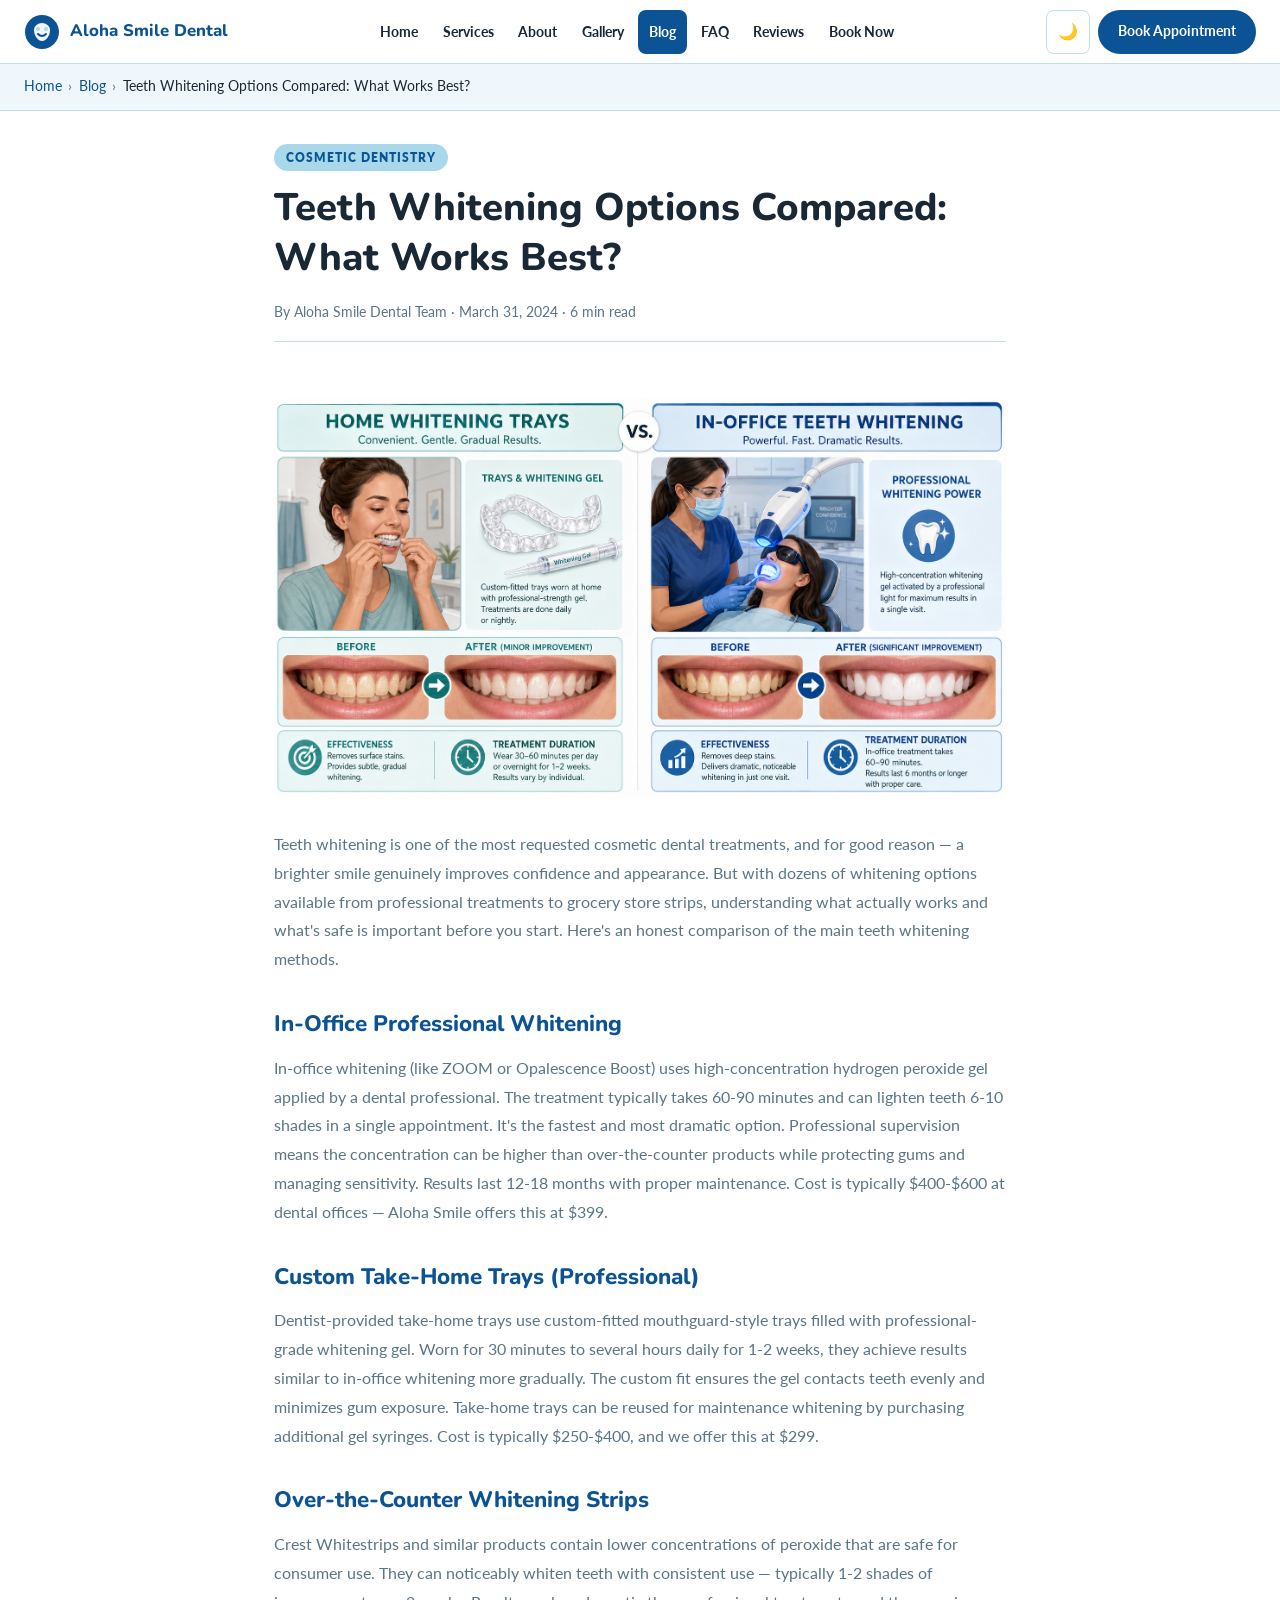
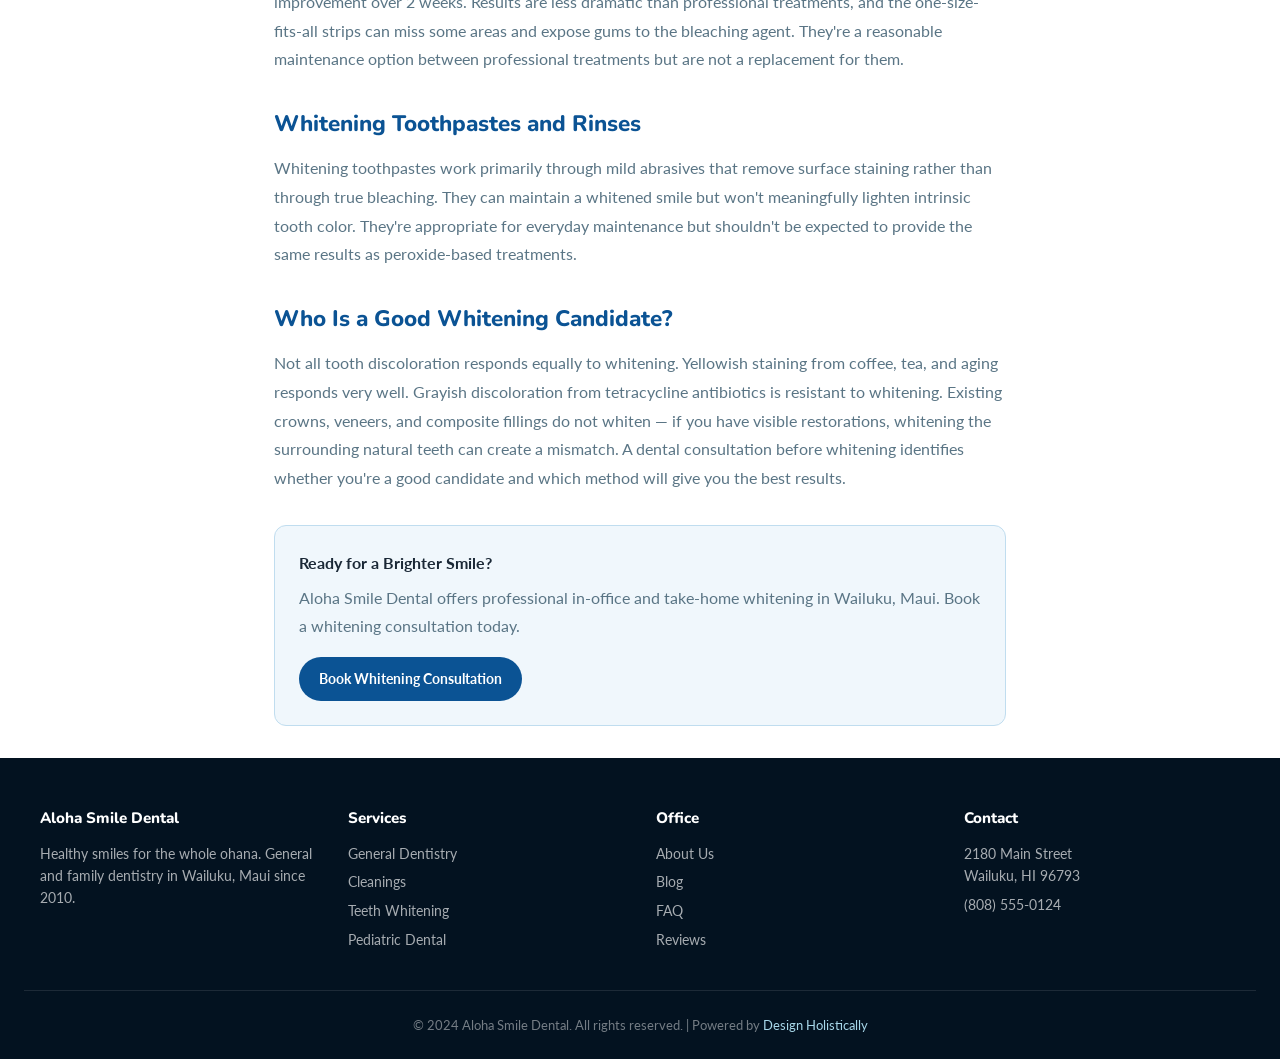
<file: blog-post-6.html>
<!DOCTYPE html>
<html lang="en" data-theme="light">
<head>
<meta charset="UTF-8"><meta name="viewport" content="width=device-width, initial-scale=1.0">
<title>Teeth Whitening Options Compared: What Works Best? | Aloha Smile Dental</title>
<link rel="stylesheet" href="css/style.css">

  <link rel="icon" type="image/x-icon" href="images/favicon.ico">
  <link rel="icon" type="image/png" sizes="32x32" href="images/favicon-32x32.png">
  <link rel="icon" type="image/png" sizes="16x16" href="images/favicon-16x16.png">
  <link rel="apple-touch-icon" sizes="180x180" href="images/apple-touch-icon.png">
</head>
<body>
<header>
<a href="index.html" class="logo-link"><svg width="36" height="36" viewBox="0 0 36 36" fill="none" aria-label="Aloha Smile Dental Logo" xmlns="http://www.w3.org/2000/svg">
<circle cx="18" cy="18" r="17" fill="#0B5394"/>
<path d="M10 16 C10 12, 14 9, 18 9 C22 9, 26 12, 26 16 C26 22, 22 27, 18 27 C14 27, 10 22, 10 16Z" fill="white" opacity="0.95"/>
<path d="M14 20 Q18 24 22 20" stroke="#0B5394" stroke-width="2" fill="none" stroke-linecap="round"/>
<circle cx="14" cy="15" r="2" fill="#A8D8EA"/>
<circle cx="22" cy="15" r="2" fill="#A8D8EA"/>
</svg><span class="logo-text">Aloha Smile Dental</span></a>
<nav><a href="index.html">Home</a>
<a href="services.html">Services</a>
<a href="about.html">About</a>
<a href="gallery.html">Gallery</a>
<a href="blog.html" class="active">Blog</a>
<a href="faq.html">FAQ</a>
<a href="reviews.html">Reviews</a>
<a href="booking.html">Book Now</a></nav>
<div class="header-actions">
<button class="dark-toggle" id="darkToggle" aria-label="Toggle dark mode">🌙</button>
<a href="booking.html" class="cta-btn header-cta">Book Appointment</a>
<button class="hamburger" id="hamburger" aria-label="Open menu" aria-expanded="false"><span></span><span></span><span></span></button>
</div>
</header>
<div class="mobile-menu" id="mobileMenu"><a href="index.html">Home</a>
<a href="services.html">Services</a>
<a href="about.html">About</a>
<a href="gallery.html">Gallery</a>
<a href="blog.html">Blog</a>
<a href="faq.html">FAQ</a>
<a href="reviews.html">Reviews</a>
<a href="booking.html">Book Now</a></div>
<div class="breadcrumb"><a href="index.html">Home</a><span>&#x203A;</span><a href="blog.html">Blog</a><span>&#x203A;</span>Teeth Whitening Options Compared: What Works Best?</div>
<article class="blog-post">
<div class="tag">Cosmetic Dentistry</div>
<h1>Teeth Whitening Options Compared: What Works Best?</h1>
<p class="post-meta">By Aloha Smile Dental Team · March 31, 2024 · 6 min read</p>
<img src="images/blog-6.png" alt="Teeth Whitening Options Compared: What Works Best?">
<p>Teeth whitening is one of the most requested cosmetic dental treatments, and for good reason — a brighter smile genuinely improves confidence and appearance. But with dozens of whitening options available from professional treatments to grocery store strips, understanding what actually works and what's safe is important before you start. Here's an honest comparison of the main teeth whitening methods.</p>
<h2>In-Office Professional Whitening</h2>
<p>In-office whitening (like ZOOM or Opalescence Boost) uses high-concentration hydrogen peroxide gel applied by a dental professional. The treatment typically takes 60-90 minutes and can lighten teeth 6-10 shades in a single appointment. It's the fastest and most dramatic option. Professional supervision means the concentration can be higher than over-the-counter products while protecting gums and managing sensitivity. Results last 12-18 months with proper maintenance. Cost is typically $400-$600 at dental offices — Aloha Smile offers this at $399.</p>
<h2>Custom Take-Home Trays (Professional)</h2>
<p>Dentist-provided take-home trays use custom-fitted mouthguard-style trays filled with professional-grade whitening gel. Worn for 30 minutes to several hours daily for 1-2 weeks, they achieve results similar to in-office whitening more gradually. The custom fit ensures the gel contacts teeth evenly and minimizes gum exposure. Take-home trays can be reused for maintenance whitening by purchasing additional gel syringes. Cost is typically $250-$400, and we offer this at $299.</p>
<h2>Over-the-Counter Whitening Strips</h2>
<p>Crest Whitestrips and similar products contain lower concentrations of peroxide that are safe for consumer use. They can noticeably whiten teeth with consistent use — typically 1-2 shades of improvement over 2 weeks. Results are less dramatic than professional treatments, and the one-size-fits-all strips can miss some areas and expose gums to the bleaching agent. They're a reasonable maintenance option between professional treatments but are not a replacement for them.</p>
<h2>Whitening Toothpastes and Rinses</h2>
<p>Whitening toothpastes work primarily through mild abrasives that remove surface staining rather than through true bleaching. They can maintain a whitened smile but won't meaningfully lighten intrinsic tooth color. They're appropriate for everyday maintenance but shouldn't be expected to provide the same results as peroxide-based treatments.</p>
<h2>Who Is a Good Whitening Candidate?</h2>
<p>Not all tooth discoloration responds equally to whitening. Yellowish staining from coffee, tea, and aging responds very well. Grayish discoloration from tetracycline antibiotics is resistant to whitening. Existing crowns, veneers, and composite fillings do not whiten — if you have visible restorations, whitening the surrounding natural teeth can create a mismatch. A dental consultation before whitening identifies whether you're a good candidate and which method will give you the best results.</p>
<div style="background:var(--bg-alt);border:1px solid var(--border);border-radius:12px;padding:1.5rem;margin-top:2rem;"><strong>Ready for a Brighter Smile?</strong><p style="margin:.5rem 0 1rem;">Aloha Smile Dental offers professional in-office and take-home whitening in Wailuku, Maui. Book a whitening consultation today.</p><a href="booking.html" class="cta-btn">Book Whitening Consultation</a></div>
</article>
<footer>
<div class="footer-grid">
<div class="footer-col"><h4>Aloha Smile Dental</h4><p>Healthy smiles for the whole ohana. General and family dentistry in Wailuku, Maui since 2010.</p></div>
<div class="footer-col"><h4>Services</h4><a href="services.html">General Dentistry</a><a href="services.html">Cleanings</a><a href="services.html">Teeth Whitening</a><a href="services.html">Pediatric Dental</a></div>
<div class="footer-col"><h4>Office</h4><a href="about.html">About Us</a><a href="blog.html">Blog</a><a href="faq.html">FAQ</a><a href="reviews.html">Reviews</a></div>
<div class="footer-col"><h4>Contact</h4><p>2180 Main Street<br>Wailuku, HI 96793</p><a href="tel:8085550124">(808) 555-0124</a></div>
</div>
<div class="footer-bottom"><p>&copy; 2024 Aloha Smile Dental. All rights reserved. | Powered by <a href="https://designholistically.com" target="_blank" rel="noopener">Design Holistically</a></p></div>
</footer>
<button id="backToTop" aria-label="Back to top">&#8593;</button>
<script src="js/main.js"></script>
</body>
</html>
</file>
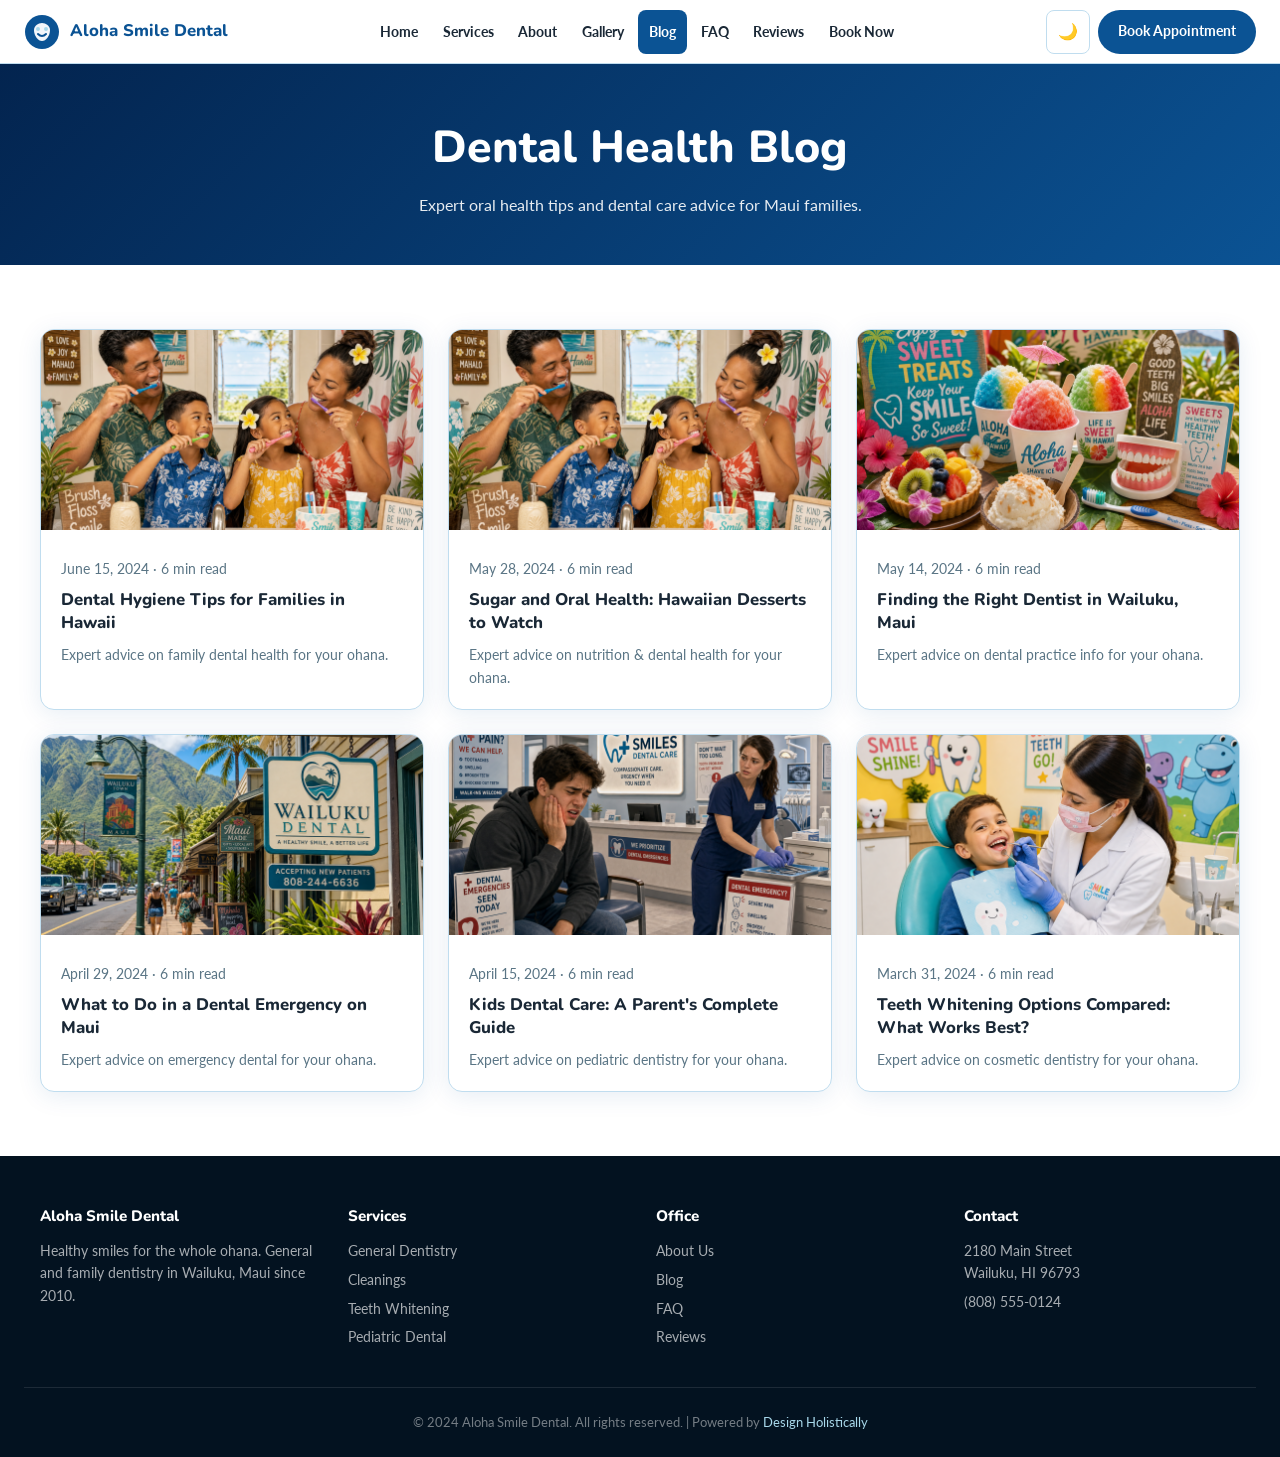
<file: blog.html>
<!DOCTYPE html>
<html lang="en" data-theme="light">
<head>
<meta charset="UTF-8"><meta name="viewport" content="width=device-width, initial-scale=1.0">
<title>Blog | Aloha Smile Dental | Aloha Smile Dental</title>
<link rel="stylesheet" href="css/style.css">

  <link rel="icon" type="image/x-icon" href="images/favicon.ico">
  <link rel="icon" type="image/png" sizes="32x32" href="images/favicon-32x32.png">
  <link rel="icon" type="image/png" sizes="16x16" href="images/favicon-16x16.png">
  <link rel="apple-touch-icon" sizes="180x180" href="images/apple-touch-icon.png">
</head>
<body>
<header>
<a href="index.html" class="logo-link"><svg width="36" height="36" viewBox="0 0 36 36" fill="none" aria-label="Aloha Smile Dental Logo" xmlns="http://www.w3.org/2000/svg">
<circle cx="18" cy="18" r="17" fill="#0B5394"/>
<path d="M10 16 C10 12, 14 9, 18 9 C22 9, 26 12, 26 16 C26 22, 22 27, 18 27 C14 27, 10 22, 10 16Z" fill="white" opacity="0.95"/>
<path d="M14 20 Q18 24 22 20" stroke="#0B5394" stroke-width="2" fill="none" stroke-linecap="round"/>
<circle cx="14" cy="15" r="2" fill="#A8D8EA"/>
<circle cx="22" cy="15" r="2" fill="#A8D8EA"/>
</svg><span class="logo-text">Aloha Smile Dental</span></a>
<nav><a href="index.html">Home</a>
<a href="services.html">Services</a>
<a href="about.html">About</a>
<a href="gallery.html">Gallery</a>
<a href="blog.html" class="active">Blog</a>
<a href="faq.html">FAQ</a>
<a href="reviews.html">Reviews</a>
<a href="booking.html">Book Now</a></nav>
<div class="header-actions">
<button class="dark-toggle" id="darkToggle" aria-label="Toggle dark mode">🌙</button>
<a href="booking.html" class="cta-btn header-cta">Book Appointment</a>
<button class="hamburger" id="hamburger" aria-label="Open menu" aria-expanded="false"><span></span><span></span><span></span></button>
</div>
</header>
<div class="mobile-menu" id="mobileMenu"><a href="index.html">Home</a>
<a href="services.html">Services</a>
<a href="about.html">About</a>
<a href="gallery.html">Gallery</a>
<a href="blog.html">Blog</a>
<a href="faq.html">FAQ</a>
<a href="reviews.html">Reviews</a>
<a href="booking.html">Book Now</a></div>
<div class="page-hero"><h1>Dental Health Blog</h1><p>Expert oral health tips and dental care advice for Maui families.</p></div>
<section><div class="container">
<div class="blog-grid"><a href="blog-post-1.html" class="blog-card fade-up"><img src="images/blog-1.png" alt="Dental Hygiene Tips for Families in Hawaii"><div class="blog-card-body"><p class="blog-meta">June 15, 2024 · 6 min read</p><h3>Dental Hygiene Tips for Families in Hawaii</h3><p>Expert advice on family dental health for your ohana.</p></div></a>
<a href="blog-post-2.html" class="blog-card fade-up"><img src="images/blog-1.png" alt="Sugar and Oral Health: Hawaiian Desserts to Watch"><div class="blog-card-body"><p class="blog-meta">May 28, 2024 · 6 min read</p><h3>Sugar and Oral Health: Hawaiian Desserts to Watch</h3><p>Expert advice on nutrition & dental health for your ohana.</p></div></a>
<a href="blog-post-3.html" class="blog-card fade-up"><img src="images/blog-2.png" alt="Finding the Right Dentist in Wailuku, Maui"><div class="blog-card-body"><p class="blog-meta">May 14, 2024 · 6 min read</p><h3>Finding the Right Dentist in Wailuku, Maui</h3><p>Expert advice on dental practice info for your ohana.</p></div></a>
<a href="blog-post-4.html" class="blog-card fade-up"><img src="images/blog-3.png" alt="What to Do in a Dental Emergency on Maui"><div class="blog-card-body"><p class="blog-meta">April 29, 2024 · 6 min read</p><h3>What to Do in a Dental Emergency on Maui</h3><p>Expert advice on emergency dental for your ohana.</p></div></a>
<a href="blog-post-5.html" class="blog-card fade-up"><img src="images/blog-4.png" alt="Kids Dental Care: A Parent's Complete Guide"><div class="blog-card-body"><p class="blog-meta">April 15, 2024 · 6 min read</p><h3>Kids Dental Care: A Parent's Complete Guide</h3><p>Expert advice on pediatric dentistry for your ohana.</p></div></a>
<a href="blog-post-6.html" class="blog-card fade-up"><img src="images/blog-5.png" alt="Teeth Whitening Options Compared: What Works Best?"><div class="blog-card-body"><p class="blog-meta">March 31, 2024 · 6 min read</p><h3>Teeth Whitening Options Compared: What Works Best?</h3><p>Expert advice on cosmetic dentistry for your ohana.</p></div></a>
</div></div></section>
<footer>
<div class="footer-grid">
<div class="footer-col"><h4>Aloha Smile Dental</h4><p>Healthy smiles for the whole ohana. General and family dentistry in Wailuku, Maui since 2010.</p></div>
<div class="footer-col"><h4>Services</h4><a href="services.html">General Dentistry</a><a href="services.html">Cleanings</a><a href="services.html">Teeth Whitening</a><a href="services.html">Pediatric Dental</a></div>
<div class="footer-col"><h4>Office</h4><a href="about.html">About Us</a><a href="blog.html">Blog</a><a href="faq.html">FAQ</a><a href="reviews.html">Reviews</a></div>
<div class="footer-col"><h4>Contact</h4><p>2180 Main Street<br>Wailuku, HI 96793</p><a href="tel:8085550124">(808) 555-0124</a></div>
</div>
<div class="footer-bottom"><p>&copy; 2024 Aloha Smile Dental. All rights reserved. | Powered by <a href="https://designholistically.com" target="_blank" rel="noopener">Design Holistically</a></p></div>
</footer>
<button id="backToTop" aria-label="Back to top">&#8593;</button>
<script src="js/main.js"></script>
</body>
</html>
</file>
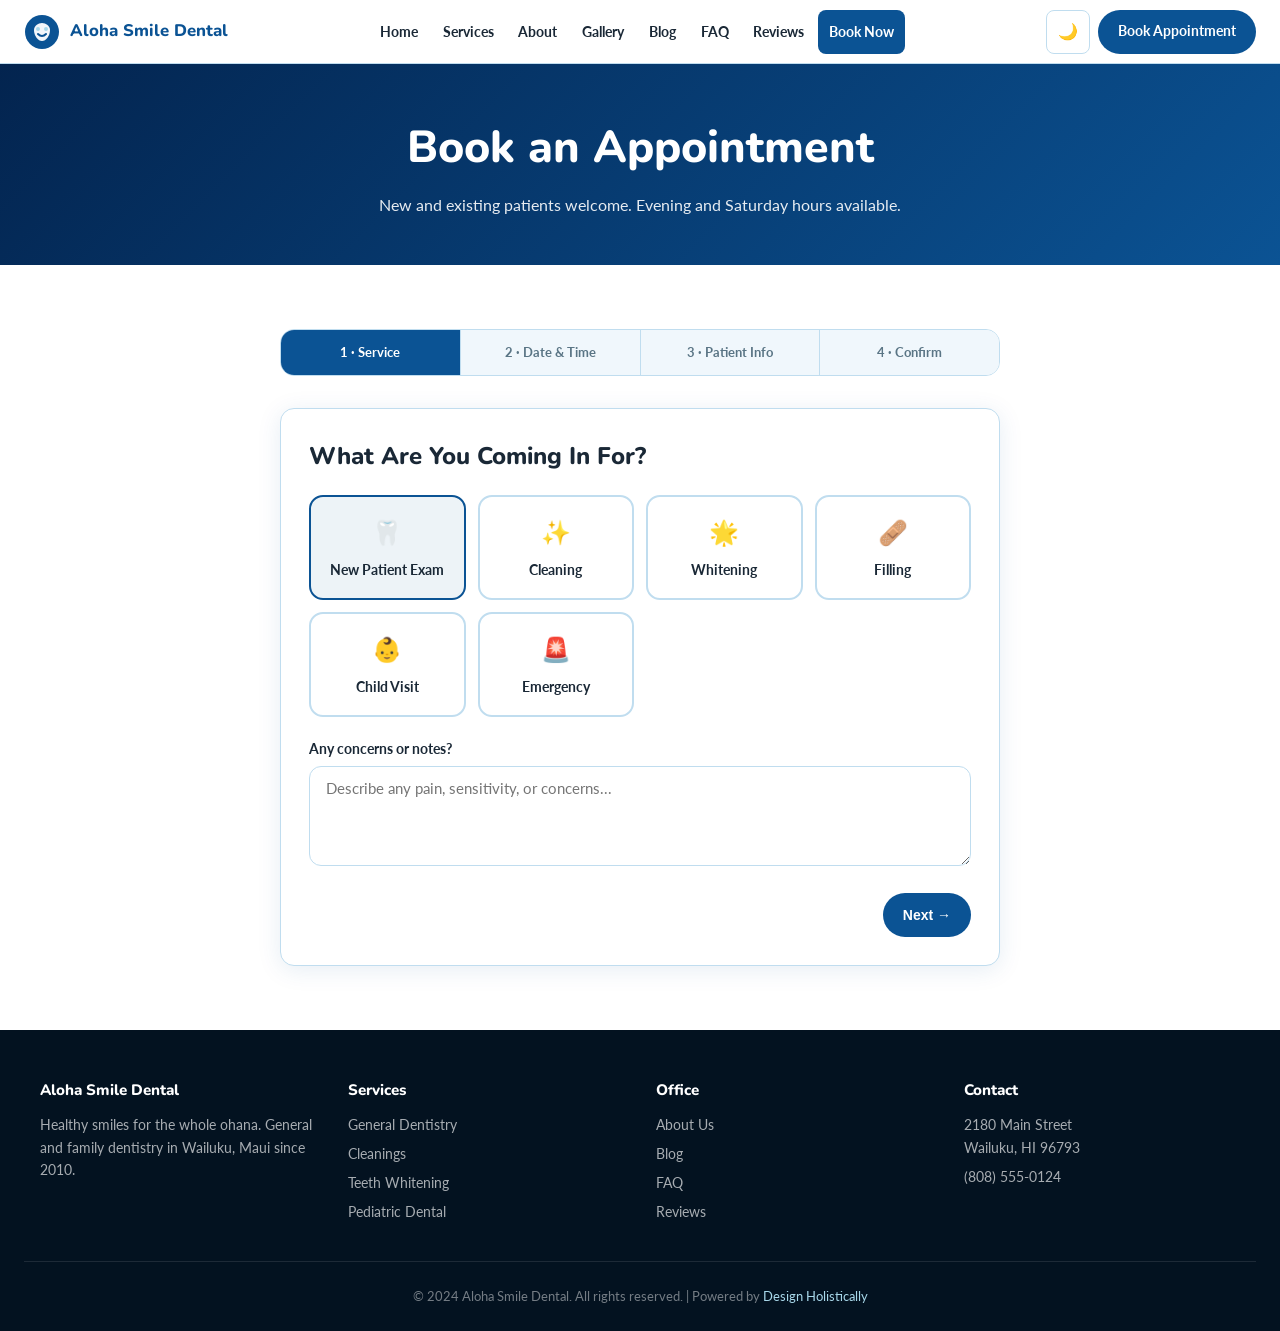
<file: booking.html>
<!DOCTYPE html>
<html lang="en" data-theme="light">
<head>
<meta charset="UTF-8"><meta name="viewport" content="width=device-width, initial-scale=1.0">
<title>Book Appointment | Aloha Smile Dental | Aloha Smile Dental</title>
<link rel="stylesheet" href="css/style.css">

  <link rel="icon" type="image/x-icon" href="images/favicon.ico">
  <link rel="icon" type="image/png" sizes="32x32" href="images/favicon-32x32.png">
  <link rel="icon" type="image/png" sizes="16x16" href="images/favicon-16x16.png">
  <link rel="apple-touch-icon" sizes="180x180" href="images/apple-touch-icon.png">
</head>
<body>
<header>
<a href="index.html" class="logo-link"><svg width="36" height="36" viewBox="0 0 36 36" fill="none" aria-label="Aloha Smile Dental Logo" xmlns="http://www.w3.org/2000/svg">
<circle cx="18" cy="18" r="17" fill="#0B5394"/>
<path d="M10 16 C10 12, 14 9, 18 9 C22 9, 26 12, 26 16 C26 22, 22 27, 18 27 C14 27, 10 22, 10 16Z" fill="white" opacity="0.95"/>
<path d="M14 20 Q18 24 22 20" stroke="#0B5394" stroke-width="2" fill="none" stroke-linecap="round"/>
<circle cx="14" cy="15" r="2" fill="#A8D8EA"/>
<circle cx="22" cy="15" r="2" fill="#A8D8EA"/>
</svg><span class="logo-text">Aloha Smile Dental</span></a>
<nav><a href="index.html">Home</a>
<a href="services.html">Services</a>
<a href="about.html">About</a>
<a href="gallery.html">Gallery</a>
<a href="blog.html">Blog</a>
<a href="faq.html">FAQ</a>
<a href="reviews.html">Reviews</a>
<a href="booking.html" class="active">Book Now</a></nav>
<div class="header-actions">
<button class="dark-toggle" id="darkToggle" aria-label="Toggle dark mode">🌙</button>
<a href="booking.html" class="cta-btn header-cta">Book Appointment</a>
<button class="hamburger" id="hamburger" aria-label="Open menu" aria-expanded="false"><span></span><span></span><span></span></button>
</div>
</header>
<div class="mobile-menu" id="mobileMenu"><a href="index.html">Home</a>
<a href="services.html">Services</a>
<a href="about.html">About</a>
<a href="gallery.html">Gallery</a>
<a href="blog.html">Blog</a>
<a href="faq.html">FAQ</a>
<a href="reviews.html">Reviews</a>
<a href="booking.html">Book Now</a></div>
<div class="page-hero"><h1>Book an Appointment</h1><p>New and existing patients welcome. Evening and Saturday hours available.</p></div>
<section><div class="container" style="max-width:720px;">
<div class="booking-steps">
<div class="step-indicator active">1 · Service</div>
<div class="step-indicator">2 · Date &amp; Time</div>
<div class="step-indicator">3 · Patient Info</div>
<div class="step-indicator">4 · Confirm</div>
</div>
<div class="form-step active" id="step1"><div class="card">
<h2 style="font-family:'Nunito',sans-serif;font-weight:800;margin-bottom:1.25rem;">What Are You Coming In For?</h2>
<div class="service-options">
<div class="service-option selected"><span>&#x1F9B7;</span><strong>New Patient Exam</strong></div>
<div class="service-option"><span>&#x2728;</span><strong>Cleaning</strong></div>
<div class="service-option"><span>&#x1F31F;</span><strong>Whitening</strong></div>
<div class="service-option"><span>&#x1FA79;</span><strong>Filling</strong></div>
<div class="service-option"><span>&#x1F476;</span><strong>Child Visit</strong></div>
<div class="service-option"><span>&#x1F6A8;</span><strong>Emergency</strong></div>
</div>
<div class="form-group" style="margin-top:1.25rem;"><label>Any concerns or notes?</label><textarea placeholder="Describe any pain, sensitivity, or concerns..."></textarea></div>
<div style="display:flex;justify-content:flex-end;margin-top:1rem;"><button class="cta-btn" data-next>Next &#x2192;</button></div>
</div></div>
<div class="form-step" id="step2"><div class="card">
<h2 style="font-family:'Nunito',sans-serif;font-weight:800;margin-bottom:1.25rem;">Choose Appointment Time</h2>
<div class="form-group"><label>Preferred Date</label><input type="date"></div>
<div class="form-group"><label>Preferred Time</label>
<select><option>Select...</option><option>8:00 AM</option><option>9:00 AM</option><option>10:00 AM</option><option>11:00 AM</option><option>1:00 PM</option><option>2:00 PM</option><option>3:00 PM</option><option>4:30 PM (Extended Hours)</option><option>Saturday AM (by availability)</option></select></div>
<div style="display:flex;justify-content:space-between;gap:1rem;margin-top:1rem;"><button class="cta-btn outline" data-prev>&#x2190; Back</button><button class="cta-btn" data-next>Next &#x2192;</button></div>
</div></div>
<div class="form-step" id="step3"><div class="card">
<h2 style="font-family:'Nunito',sans-serif;font-weight:800;margin-bottom:1.25rem;">Patient Information</h2>
<div style="display:grid;grid-template-columns:1fr 1fr;gap:1rem;">
<div class="form-group"><label>First Name</label><input type="text" placeholder="Keala"></div>
<div class="form-group"><label>Last Name</label><input type="text" placeholder="Fujita"></div>
</div>
<div class="form-group"><label>Date of Birth</label><input type="date"></div>
<div class="form-group"><label>Phone</label><input type="tel" placeholder="(808) 555-0000"></div>
<div class="form-group"><label>Email</label><input type="email" placeholder="you@email.com"></div>
<div class="form-group"><label>Insurance Provider (if applicable)</label>
<select><option>No Insurance / Self-Pay</option><option>HMSA</option><option>UHA</option><option>Kaiser</option><option>Delta Dental</option><option>MetLife</option><option>Other</option></select></div>
<div style="display:flex;justify-content:space-between;gap:1rem;margin-top:1rem;"><button class="cta-btn outline" data-prev>&#x2190; Back</button><button class="cta-btn" data-next>Confirm &#x2192;</button></div>
</div></div>
<div class="form-step" id="step4">
<div class="confirmation-box"><div class="check-icon">&#x1F9B7;</div>
<h2>Appointment Requested!</h2>
<p style="color:var(--text-muted);margin-bottom:1.5rem;">We will confirm your appointment by phone or email within 1 business hour during office hours.</p>
<div style="background:var(--bg);border:1px solid var(--border);border-radius:12px;padding:1.25rem;text-align:left;margin-bottom:1.5rem;">
<p><strong>&#128222; Urgent?</strong> Call us at <a href="tel:8085550124" style="color:var(--primary);">(808) 555-0124</a></p>
<p style="margin-top:.5rem;color:var(--text-muted);font-size:.9rem;">Office hours: Mon&#x2013;Fri 8 AM&#x2013;5 PM, Sat 8 AM&#x2013;1 PM HST</p>
</div>
<a href="index.html" class="cta-btn">Back to Home</a>
</div></div>
</div></section>
<footer>
<div class="footer-grid">
<div class="footer-col"><h4>Aloha Smile Dental</h4><p>Healthy smiles for the whole ohana. General and family dentistry in Wailuku, Maui since 2010.</p></div>
<div class="footer-col"><h4>Services</h4><a href="services.html">General Dentistry</a><a href="services.html">Cleanings</a><a href="services.html">Teeth Whitening</a><a href="services.html">Pediatric Dental</a></div>
<div class="footer-col"><h4>Office</h4><a href="about.html">About Us</a><a href="blog.html">Blog</a><a href="faq.html">FAQ</a><a href="reviews.html">Reviews</a></div>
<div class="footer-col"><h4>Contact</h4><p>2180 Main Street<br>Wailuku, HI 96793</p><a href="tel:8085550124">(808) 555-0124</a></div>
</div>
<div class="footer-bottom"><p>&copy; 2024 Aloha Smile Dental. All rights reserved. | Powered by <a href="https://designholistically.com" target="_blank" rel="noopener">Design Holistically</a></p></div>
</footer>
<button id="backToTop" aria-label="Back to top">&#8593;</button>
<script src="js/main.js"></script>
</body>
</html>
</file>
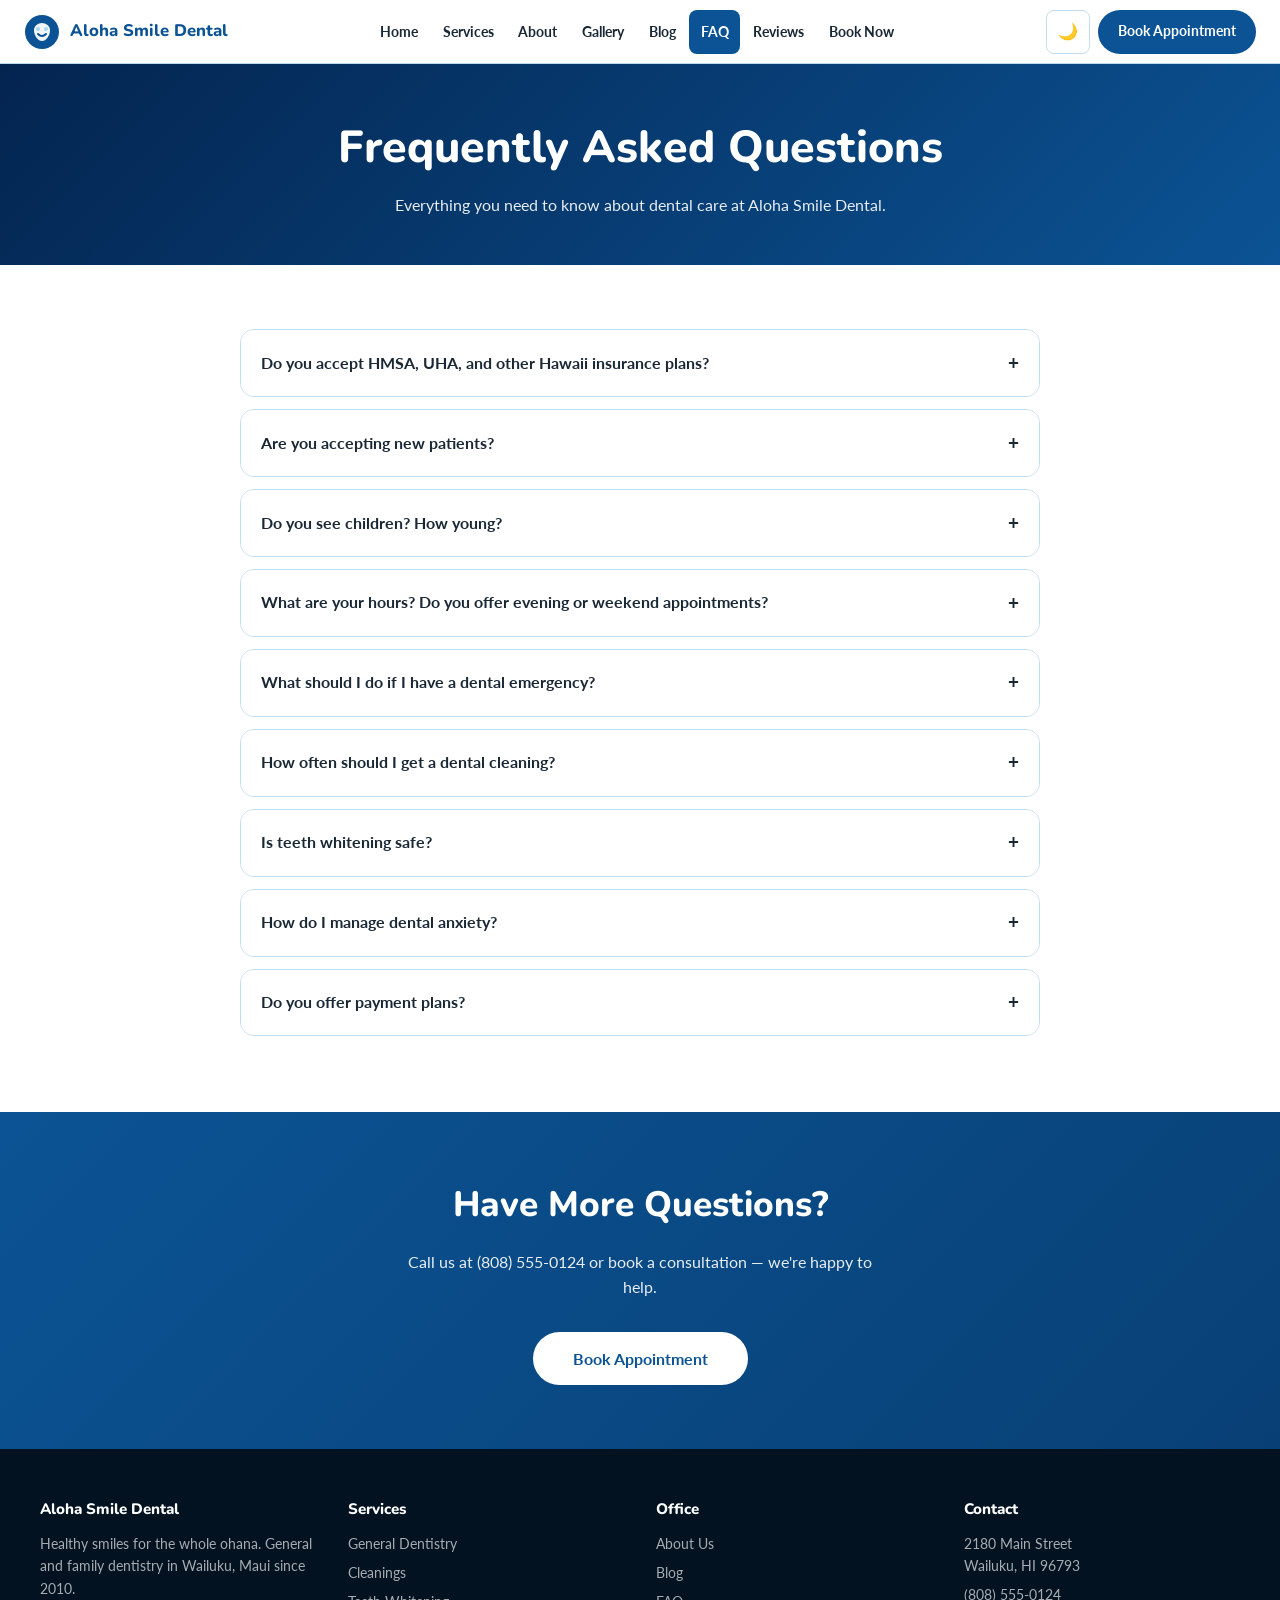
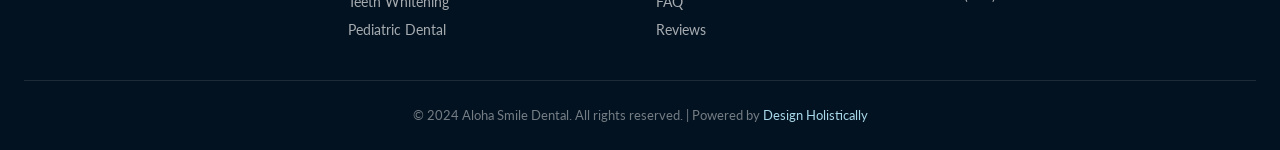
<file: faq.html>
<!DOCTYPE html>
<html lang="en" data-theme="light">
<head>
<meta charset="UTF-8"><meta name="viewport" content="width=device-width, initial-scale=1.0">
<title>FAQ | Aloha Smile Dental | Aloha Smile Dental</title>
<link rel="stylesheet" href="css/style.css">

  <link rel="icon" type="image/x-icon" href="images/favicon.ico">
  <link rel="icon" type="image/png" sizes="32x32" href="images/favicon-32x32.png">
  <link rel="icon" type="image/png" sizes="16x16" href="images/favicon-16x16.png">
  <link rel="apple-touch-icon" sizes="180x180" href="images/apple-touch-icon.png">
</head>
<body>
<header>
<a href="index.html" class="logo-link"><svg width="36" height="36" viewBox="0 0 36 36" fill="none" aria-label="Aloha Smile Dental Logo" xmlns="http://www.w3.org/2000/svg">
<circle cx="18" cy="18" r="17" fill="#0B5394"/>
<path d="M10 16 C10 12, 14 9, 18 9 C22 9, 26 12, 26 16 C26 22, 22 27, 18 27 C14 27, 10 22, 10 16Z" fill="white" opacity="0.95"/>
<path d="M14 20 Q18 24 22 20" stroke="#0B5394" stroke-width="2" fill="none" stroke-linecap="round"/>
<circle cx="14" cy="15" r="2" fill="#A8D8EA"/>
<circle cx="22" cy="15" r="2" fill="#A8D8EA"/>
</svg><span class="logo-text">Aloha Smile Dental</span></a>
<nav><a href="index.html">Home</a>
<a href="services.html">Services</a>
<a href="about.html">About</a>
<a href="gallery.html">Gallery</a>
<a href="blog.html">Blog</a>
<a href="faq.html" class="active">FAQ</a>
<a href="reviews.html">Reviews</a>
<a href="booking.html">Book Now</a></nav>
<div class="header-actions">
<button class="dark-toggle" id="darkToggle" aria-label="Toggle dark mode">🌙</button>
<a href="booking.html" class="cta-btn header-cta">Book Appointment</a>
<button class="hamburger" id="hamburger" aria-label="Open menu" aria-expanded="false"><span></span><span></span><span></span></button>
</div>
</header>
<div class="mobile-menu" id="mobileMenu"><a href="index.html">Home</a>
<a href="services.html">Services</a>
<a href="about.html">About</a>
<a href="gallery.html">Gallery</a>
<a href="blog.html">Blog</a>
<a href="faq.html">FAQ</a>
<a href="reviews.html">Reviews</a>
<a href="booking.html">Book Now</a></div>
<div class="page-hero"><h1>Frequently Asked Questions</h1><p>Everything you need to know about dental care at Aloha Smile Dental.</p></div>
<section><div class="container" style="max-width:800px;"><div class="faq-item fade-up"><div class="faq-question">Do you accept HMSA, UHA, and other Hawaii insurance plans? <span class="faq-icon">+</span></div><div class="faq-answer">Yes! We accept most major insurance plans accepted in Hawaii including HMSA, UHA, Kaiser, AlohaCare Medicaid, Delta Dental, MetLife, Cigna, Aetna, United Concordia, Guardian, and Humana. We also offer a fee-for-service arrangement for patients without insurance and can discuss payment plan options through CareCredit. Call our office to verify your specific plan.</div></div>
<div class="faq-item fade-up"><div class="faq-question">Are you accepting new patients? <span class="faq-icon">+</span></div><div class="faq-answer">Yes, we warmly welcome new patients and their families. We make it a priority to accommodate new patients in a timely manner, including for new patient exams and emergency care. You can book your first appointment online or call (808) 555-0124.</div></div>
<div class="faq-item fade-up"><div class="faq-question">Do you see children? How young? <span class="faq-icon">+</span></div><div class="faq-answer">Absolutely — we love seeing children! We recommend the first dental visit by age one or within 6 months of the first tooth erupting. Early visits help us monitor development, provide preventive care like fluoride varnish, and most importantly establish a positive relationship with dental care before anxiety can develop. Dr. Kahale specializes in pediatric dentistry and our whole team is trained to make young patients feel welcome and safe.</div></div>
<div class="faq-item fade-up"><div class="faq-question">What are your hours? Do you offer evening or weekend appointments? <span class="faq-icon">+</span></div><div class="faq-answer">Our standard hours are Monday through Friday 8 AM to 5 PM. We offer extended hours until 6:30 PM on Tuesdays and Thursdays for patients who cannot come during the day. Saturday appointments are available from 8 AM to 1 PM by request. Emergency calls are answered 7 days a week.</div></div>
<div class="faq-item fade-up"><div class="faq-question">What should I do if I have a dental emergency? <span class="faq-icon">+</span></div><div class="faq-answer">For dental emergencies, call us at (808) 555-0124 immediately. For knocked-out teeth, store in milk or saline and come in within 30-60 minutes. For severe toothaches or swelling, call for a same-day appointment. We prioritize emergency patients and will see you the same day in virtually all cases. Do not go to the ER for dental pain unless it is severely affecting your breathing or swallowing.</div></div>
<div class="faq-item fade-up"><div class="faq-question">How often should I get a dental cleaning? <span class="faq-icon">+</span></div><div class="faq-answer">Most patients benefit from professional cleanings every 6 months. However, patients with gum disease, a history of frequent cavities, dry mouth, or certain systemic conditions may benefit from 3-4 month cleaning intervals. We'll recommend the right frequency for you based on your individual oral health status at your exam.</div></div>
<div class="faq-item fade-up"><div class="faq-question">Is teeth whitening safe? <span class="faq-icon">+</span></div><div class="faq-answer">Yes, when done professionally or with dentist-approved products, teeth whitening is safe. The main side effect is temporary sensitivity, which usually resolves within 48 hours. We screen patients for contraindications before whitening — certain types of discoloration don't respond well, and existing crowns or veneers won't whiten. Our consultation ensures you get the best results safely.</div></div>
<div class="faq-item fade-up"><div class="faq-question">How do I manage dental anxiety? <span class="faq-icon">+</span></div><div class="faq-answer">Dental anxiety is very common, and we're experienced in helping anxious patients. Please tell us about your concerns — we won't judge, and knowing helps us adjust our approach. We can explain each step before doing it, use nitrous oxide for relaxation, take breaks when needed, and use our gentle technique to minimize discomfort. Many patients who were anxious when they first came to us tell us they no longer dread dental visits.</div></div>
<div class="faq-item fade-up"><div class="faq-question">Do you offer payment plans? <span class="faq-icon">+</span></div><div class="faq-answer">Yes. We accept CareCredit, a healthcare credit card that allows you to pay over time with low or zero interest promotional periods. We also offer in-office payment arrangements for established patients. Our front desk team will work with you to find a payment approach that fits your budget — your dental health is too important to delay over financial concerns.</div></div>
</div></section>
<div class="cta-banner"><div class="container"><h2>Have More Questions?</h2><p>Call us at (808) 555-0124 or book a consultation — we're happy to help.</p><a href="booking.html" class="cta-btn">Book Appointment</a></div></div>
<footer>
<div class="footer-grid">
<div class="footer-col"><h4>Aloha Smile Dental</h4><p>Healthy smiles for the whole ohana. General and family dentistry in Wailuku, Maui since 2010.</p></div>
<div class="footer-col"><h4>Services</h4><a href="services.html">General Dentistry</a><a href="services.html">Cleanings</a><a href="services.html">Teeth Whitening</a><a href="services.html">Pediatric Dental</a></div>
<div class="footer-col"><h4>Office</h4><a href="about.html">About Us</a><a href="blog.html">Blog</a><a href="faq.html">FAQ</a><a href="reviews.html">Reviews</a></div>
<div class="footer-col"><h4>Contact</h4><p>2180 Main Street<br>Wailuku, HI 96793</p><a href="tel:8085550124">(808) 555-0124</a></div>
</div>
<div class="footer-bottom"><p>&copy; 2024 Aloha Smile Dental. All rights reserved. | Powered by <a href="https://designholistically.com" target="_blank" rel="noopener">Design Holistically</a></p></div>
</footer>
<button id="backToTop" aria-label="Back to top">&#8593;</button>
<script src="js/main.js"></script>
</body>
</html>
</file>
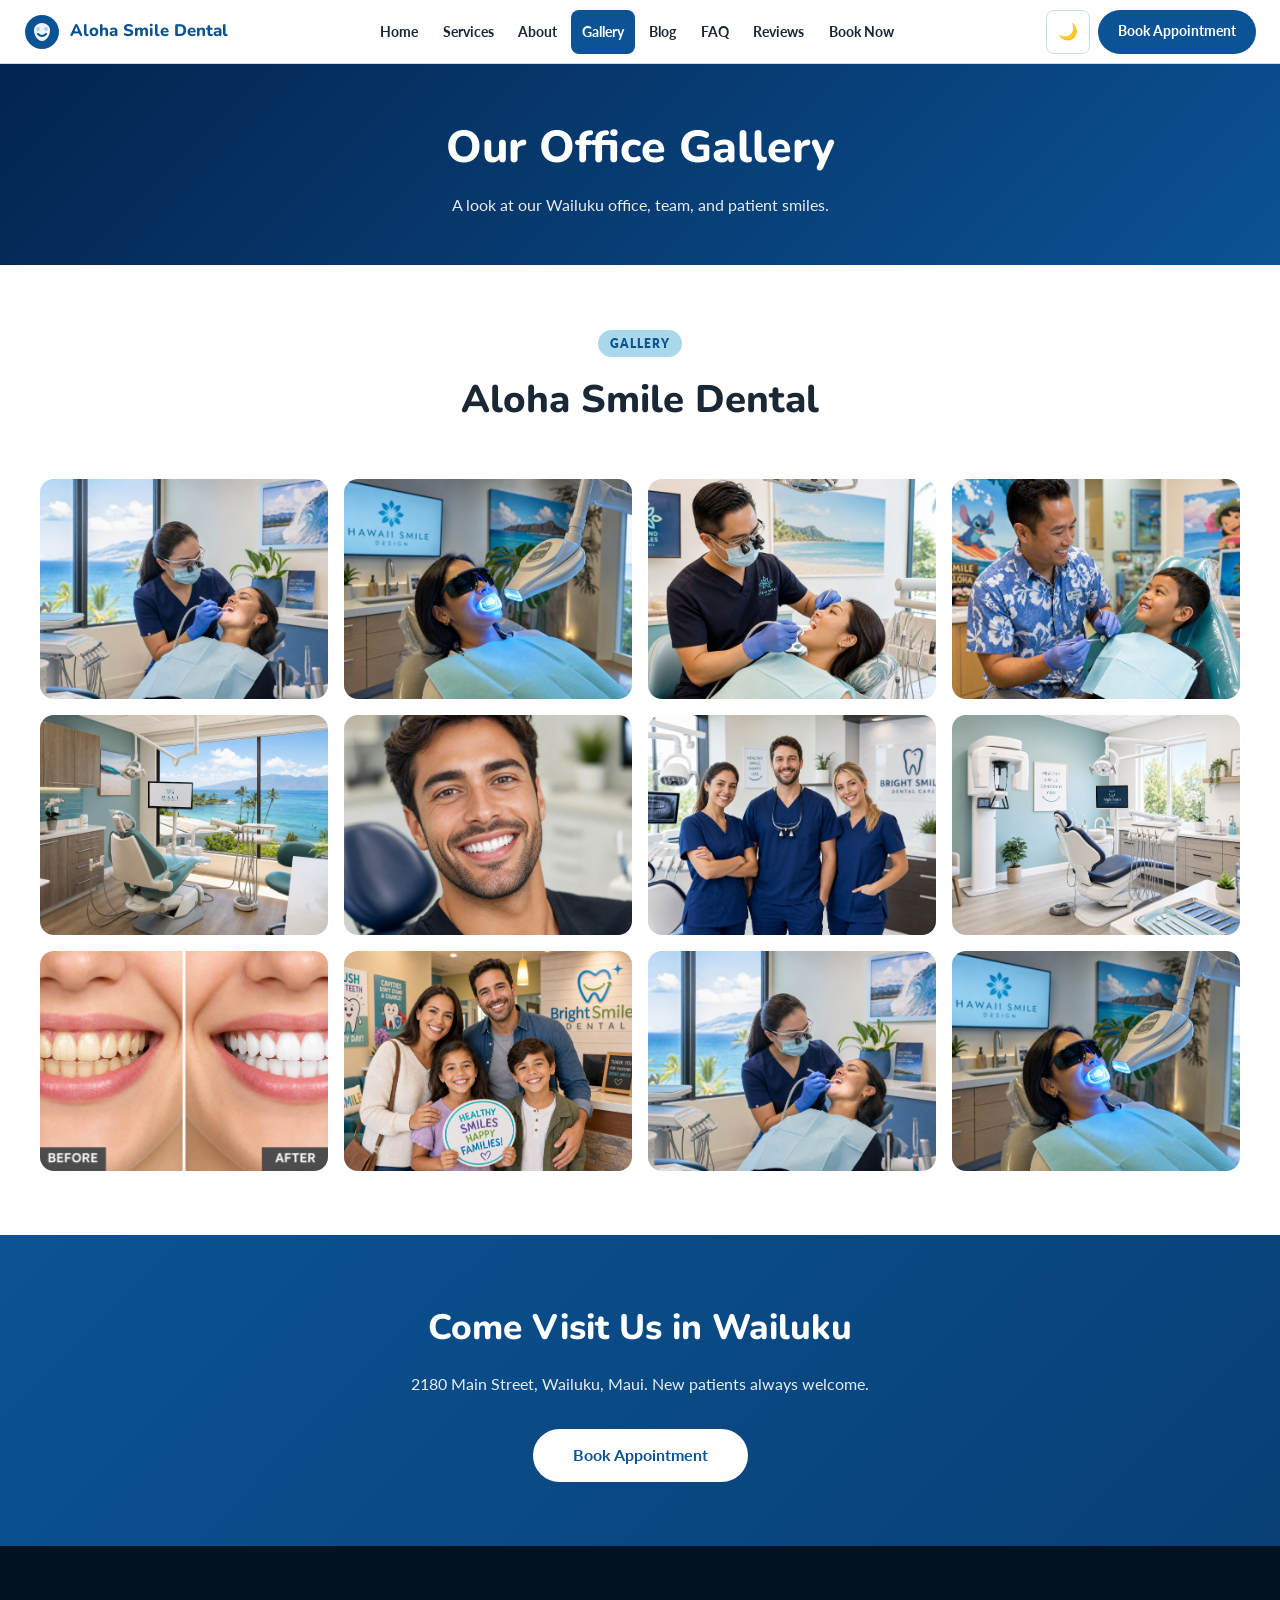
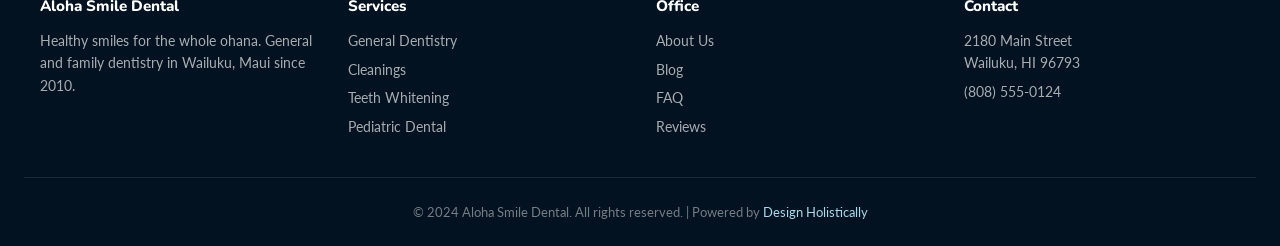
<file: gallery.html>
<!DOCTYPE html>
<html lang="en" data-theme="light">
<head>
<meta charset="UTF-8"><meta name="viewport" content="width=device-width, initial-scale=1.0">
<title>Gallery | Aloha Smile Dental | Aloha Smile Dental</title>
<link rel="stylesheet" href="css/style.css">

  <link rel="icon" type="image/x-icon" href="images/favicon.ico">
  <link rel="icon" type="image/png" sizes="32x32" href="images/favicon-32x32.png">
  <link rel="icon" type="image/png" sizes="16x16" href="images/favicon-16x16.png">
  <link rel="apple-touch-icon" sizes="180x180" href="images/apple-touch-icon.png">
</head>
<body>
<header>
<a href="index.html" class="logo-link"><svg width="36" height="36" viewBox="0 0 36 36" fill="none" aria-label="Aloha Smile Dental Logo" xmlns="http://www.w3.org/2000/svg">
<circle cx="18" cy="18" r="17" fill="#0B5394"/>
<path d="M10 16 C10 12, 14 9, 18 9 C22 9, 26 12, 26 16 C26 22, 22 27, 18 27 C14 27, 10 22, 10 16Z" fill="white" opacity="0.95"/>
<path d="M14 20 Q18 24 22 20" stroke="#0B5394" stroke-width="2" fill="none" stroke-linecap="round"/>
<circle cx="14" cy="15" r="2" fill="#A8D8EA"/>
<circle cx="22" cy="15" r="2" fill="#A8D8EA"/>
</svg><span class="logo-text">Aloha Smile Dental</span></a>
<nav><a href="index.html">Home</a>
<a href="services.html">Services</a>
<a href="about.html">About</a>
<a href="gallery.html" class="active">Gallery</a>
<a href="blog.html">Blog</a>
<a href="faq.html">FAQ</a>
<a href="reviews.html">Reviews</a>
<a href="booking.html">Book Now</a></nav>
<div class="header-actions">
<button class="dark-toggle" id="darkToggle" aria-label="Toggle dark mode">🌙</button>
<a href="booking.html" class="cta-btn header-cta">Book Appointment</a>
<button class="hamburger" id="hamburger" aria-label="Open menu" aria-expanded="false"><span></span><span></span><span></span></button>
</div>
</header>
<div class="mobile-menu" id="mobileMenu"><a href="index.html">Home</a>
<a href="services.html">Services</a>
<a href="about.html">About</a>
<a href="gallery.html">Gallery</a>
<a href="blog.html">Blog</a>
<a href="faq.html">FAQ</a>
<a href="reviews.html">Reviews</a>
<a href="booking.html">Book Now</a></div>
<div class="page-hero"><h1>Our Office Gallery</h1><p>A look at our Wailuku office, team, and patient smiles.</p></div>
<section><div class="container">
<div class="section-header fade-up"><div class="tag">Gallery</div><h2>Aloha Smile Dental</h2></div>
<div class="photo-grid"><img src="images/service-cleaning.png" alt="Dental office photo 1" class="fade-in">
<img src="images/service-whitening.png" alt="Dental office photo 2" class="fade-in">
<img src="images/service-filling.png" alt="Dental office photo 3" class="fade-in">
<img src="images/service-pediatric.png" alt="Dental office photo 4" class="fade-in">
<img src="images/gallery-1.png" alt="Dental office photo 5" class="fade-in">
<img src="images/gallery-2.png" alt="Dental office photo 6" class="fade-in">
<img src="images/gallery-3.png" alt="Dental office photo 7" class="fade-in">
<img src="images/gallery-4.png" alt="Dental office photo 8" class="fade-in">
<img src="images/gallery-5.png" alt="Dental office photo 9" class="fade-in">
<img src="images/gallery-6.png" alt="Dental office photo 10" class="fade-in">
<img src="images/service-cleaning.png" alt="Dental office photo 11" class="fade-in">
<img src="images/service-whitening.png" alt="Dental office photo 12" class="fade-in">
</div></div></section>
<div class="cta-banner"><div class="container"><h2>Come Visit Us in Wailuku</h2><p>2180 Main Street, Wailuku, Maui. New patients always welcome.</p><a href="booking.html" class="cta-btn">Book Appointment</a></div></div>
<footer>
<div class="footer-grid">
<div class="footer-col"><h4>Aloha Smile Dental</h4><p>Healthy smiles for the whole ohana. General and family dentistry in Wailuku, Maui since 2010.</p></div>
<div class="footer-col"><h4>Services</h4><a href="services.html">General Dentistry</a><a href="services.html">Cleanings</a><a href="services.html">Teeth Whitening</a><a href="services.html">Pediatric Dental</a></div>
<div class="footer-col"><h4>Office</h4><a href="about.html">About Us</a><a href="blog.html">Blog</a><a href="faq.html">FAQ</a><a href="reviews.html">Reviews</a></div>
<div class="footer-col"><h4>Contact</h4><p>2180 Main Street<br>Wailuku, HI 96793</p><a href="tel:8085550124">(808) 555-0124</a></div>
</div>
<div class="footer-bottom"><p>&copy; 2024 Aloha Smile Dental. All rights reserved. | Powered by <a href="https://designholistically.com" target="_blank" rel="noopener">Design Holistically</a></p></div>
</footer>
<button id="backToTop" aria-label="Back to top">&#8593;</button>
<script src="js/main.js"></script>
</body>
</html>
</file>
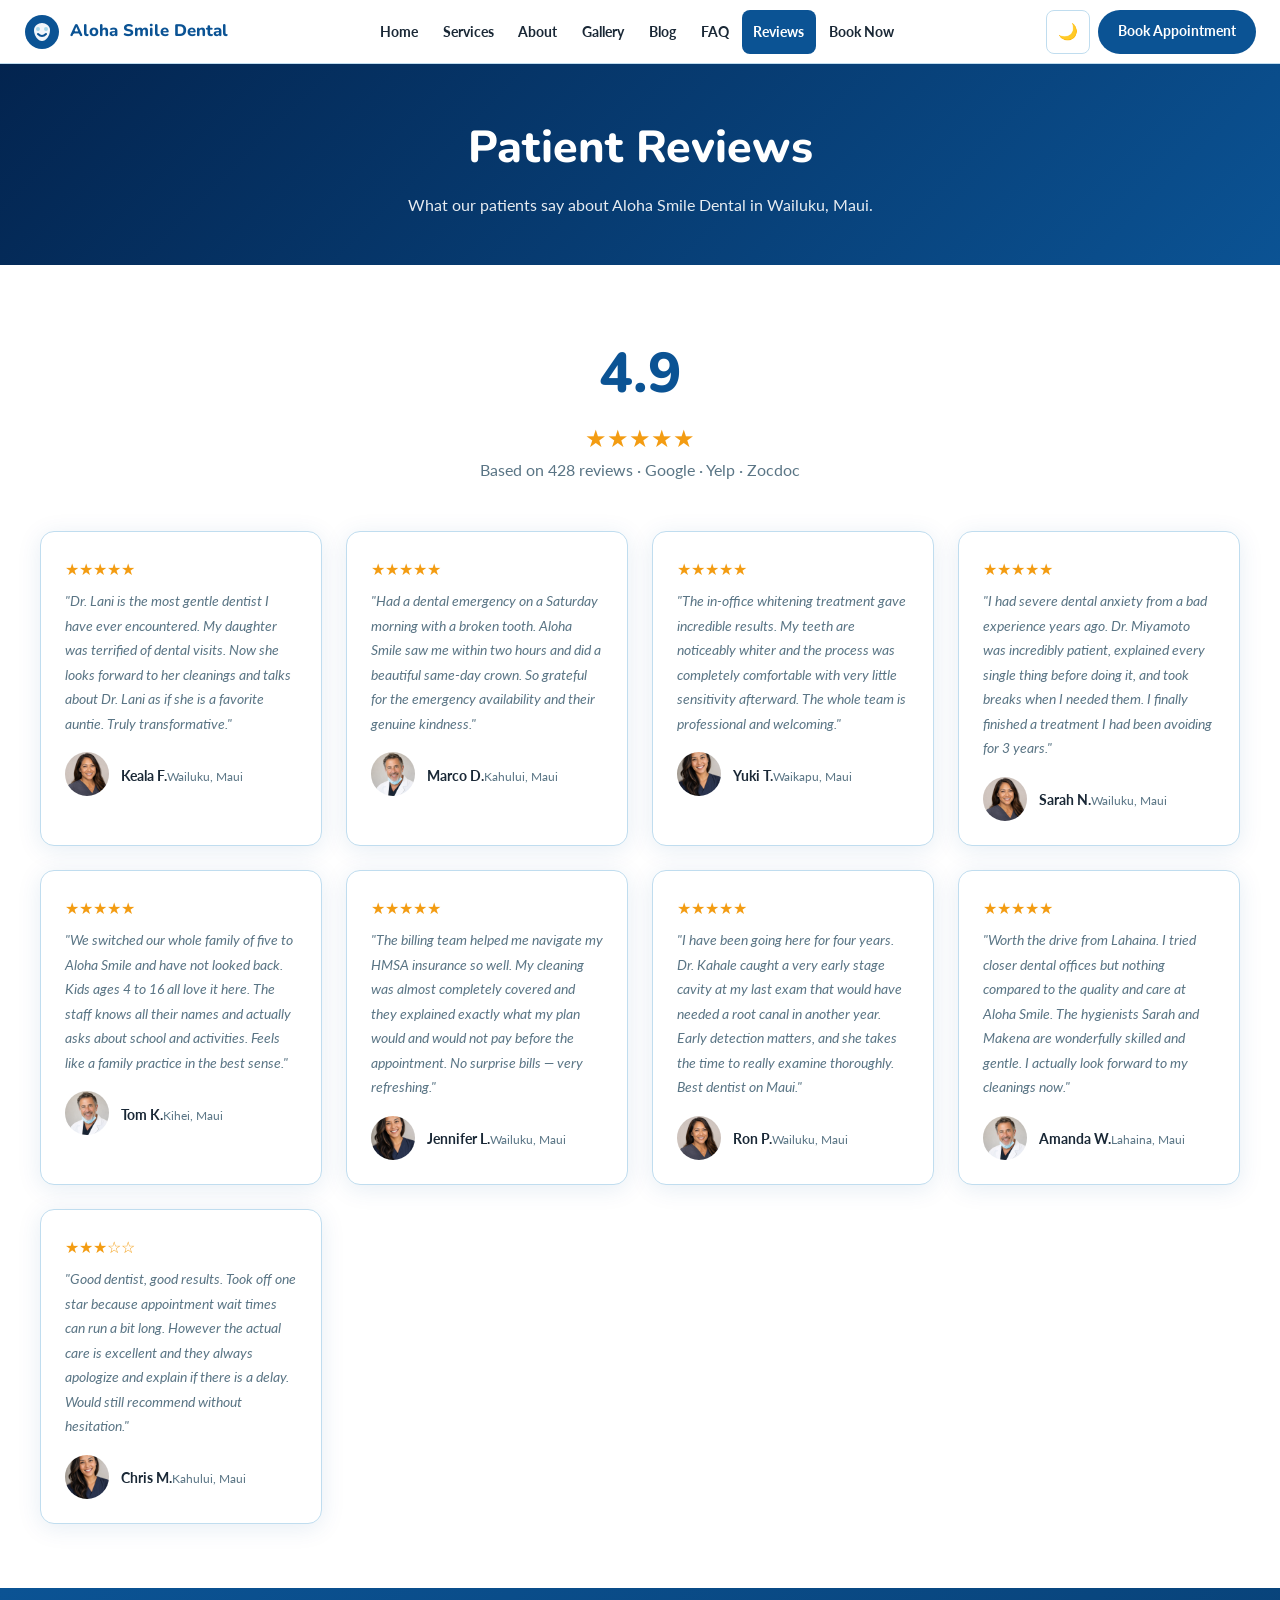
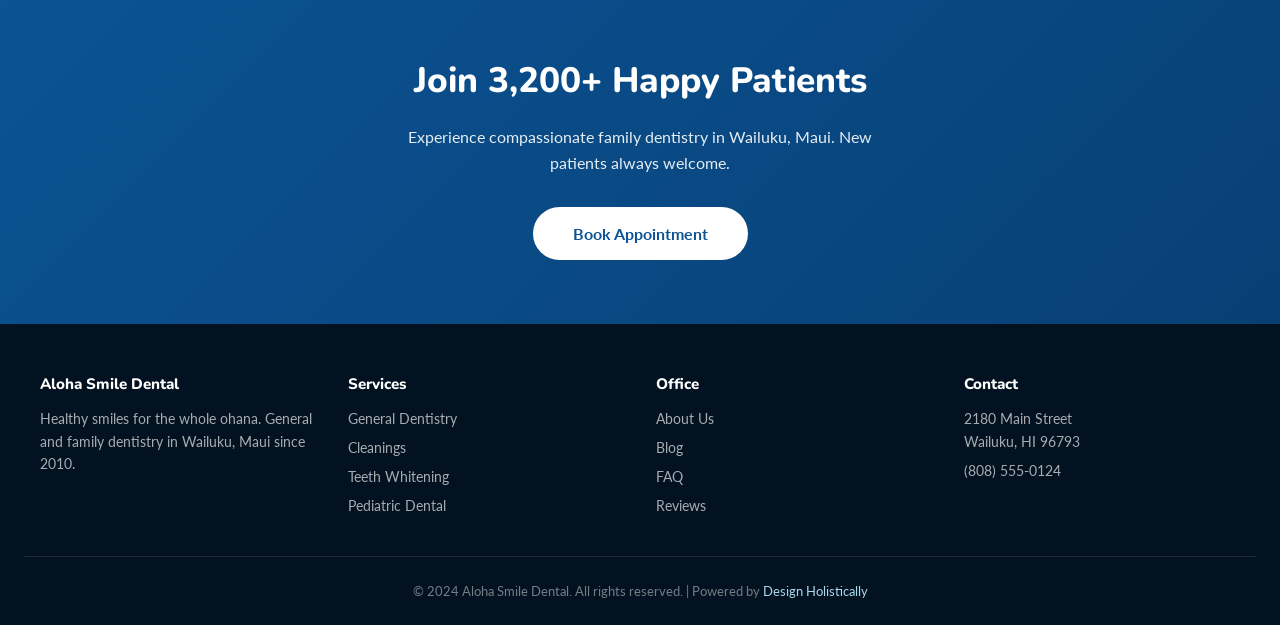
<file: reviews.html>
<!DOCTYPE html>
<html lang="en" data-theme="light">
<head>
<meta charset="UTF-8"><meta name="viewport" content="width=device-width, initial-scale=1.0">
<title>Reviews | Aloha Smile Dental | Aloha Smile Dental</title>
<link rel="stylesheet" href="css/style.css">

  <link rel="icon" type="image/x-icon" href="images/favicon.ico">
  <link rel="icon" type="image/png" sizes="32x32" href="images/favicon-32x32.png">
  <link rel="icon" type="image/png" sizes="16x16" href="images/favicon-16x16.png">
  <link rel="apple-touch-icon" sizes="180x180" href="images/apple-touch-icon.png">
</head>
<body>
<header>
<a href="index.html" class="logo-link"><svg width="36" height="36" viewBox="0 0 36 36" fill="none" aria-label="Aloha Smile Dental Logo" xmlns="http://www.w3.org/2000/svg">
<circle cx="18" cy="18" r="17" fill="#0B5394"/>
<path d="M10 16 C10 12, 14 9, 18 9 C22 9, 26 12, 26 16 C26 22, 22 27, 18 27 C14 27, 10 22, 10 16Z" fill="white" opacity="0.95"/>
<path d="M14 20 Q18 24 22 20" stroke="#0B5394" stroke-width="2" fill="none" stroke-linecap="round"/>
<circle cx="14" cy="15" r="2" fill="#A8D8EA"/>
<circle cx="22" cy="15" r="2" fill="#A8D8EA"/>
</svg><span class="logo-text">Aloha Smile Dental</span></a>
<nav><a href="index.html">Home</a>
<a href="services.html">Services</a>
<a href="about.html">About</a>
<a href="gallery.html">Gallery</a>
<a href="blog.html">Blog</a>
<a href="faq.html">FAQ</a>
<a href="reviews.html" class="active">Reviews</a>
<a href="booking.html">Book Now</a></nav>
<div class="header-actions">
<button class="dark-toggle" id="darkToggle" aria-label="Toggle dark mode">🌙</button>
<a href="booking.html" class="cta-btn header-cta">Book Appointment</a>
<button class="hamburger" id="hamburger" aria-label="Open menu" aria-expanded="false"><span></span><span></span><span></span></button>
</div>
</header>
<div class="mobile-menu" id="mobileMenu"><a href="index.html">Home</a>
<a href="services.html">Services</a>
<a href="about.html">About</a>
<a href="gallery.html">Gallery</a>
<a href="blog.html">Blog</a>
<a href="faq.html">FAQ</a>
<a href="reviews.html">Reviews</a>
<a href="booking.html">Book Now</a></div>
<div class="page-hero"><h1>Patient Reviews</h1><p>What our patients say about Aloha Smile Dental in Wailuku, Maui.</p></div>
<section><div class="container">
<div style="text-align:center;margin-bottom:3rem;" class="fade-up">
<div style="font-size:3.5rem;font-weight:800;color:var(--primary);font-family:'Nunito',sans-serif;">4.9</div>
<div style="color:#f39c12;font-size:1.5rem;">&#9733;&#9733;&#9733;&#9733;&#9733;</div>
<p style="color:var(--text-muted);">Based on 428 reviews &middot; Google &middot; Yelp &middot; Zocdoc</p>
</div>
<div class="reviews-grid"><div class="review-card fade-up"><div class="review-stars">&#9733;&#9733;&#9733;&#9733;&#9733;</div><p class="review-text">"Dr. Lani is the most gentle dentist I have ever encountered. My daughter was terrified of dental visits. Now she looks forward to her cleanings and talks about Dr. Lani as if she is a favorite auntie. Truly transformative."</p><div class="review-author"><img src="images/avatar-1.png" alt="Keala F."><div><strong>Keala F.</strong><span>Wailuku, Maui</span></div></div></div>
<div class="review-card fade-up"><div class="review-stars">&#9733;&#9733;&#9733;&#9733;&#9733;</div><p class="review-text">"Had a dental emergency on a Saturday morning with a broken tooth. Aloha Smile saw me within two hours and did a beautiful same-day crown. So grateful for the emergency availability and their genuine kindness."</p><div class="review-author"><img src="images/avatar-2.png" alt="Marco D."><div><strong>Marco D.</strong><span>Kahului, Maui</span></div></div></div>
<div class="review-card fade-up"><div class="review-stars">&#9733;&#9733;&#9733;&#9733;&#9733;</div><p class="review-text">"The in-office whitening treatment gave incredible results. My teeth are noticeably whiter and the process was completely comfortable with very little sensitivity afterward. The whole team is professional and welcoming."</p><div class="review-author"><img src="images/avatar-3.png" alt="Yuki T."><div><strong>Yuki T.</strong><span>Waikapu, Maui</span></div></div></div>
<div class="review-card fade-up"><div class="review-stars">&#9733;&#9733;&#9733;&#9733;&#9733;</div><p class="review-text">"I had severe dental anxiety from a bad experience years ago. Dr. Miyamoto was incredibly patient, explained every single thing before doing it, and took breaks when I needed them. I finally finished a treatment I had been avoiding for 3 years."</p><div class="review-author"><img src="images/avatar-1.png" alt="Sarah N."><div><strong>Sarah N.</strong><span>Wailuku, Maui</span></div></div></div>
<div class="review-card fade-up"><div class="review-stars">&#9733;&#9733;&#9733;&#9733;&#9733;</div><p class="review-text">"We switched our whole family of five to Aloha Smile and have not looked back. Kids ages 4 to 16 all love it here. The staff knows all their names and actually asks about school and activities. Feels like a family practice in the best sense."</p><div class="review-author"><img src="images/avatar-2.png" alt="Tom K."><div><strong>Tom K.</strong><span>Kihei, Maui</span></div></div></div>
<div class="review-card fade-up"><div class="review-stars">&#9733;&#9733;&#9733;&#9733;&#9733;</div><p class="review-text">"The billing team helped me navigate my HMSA insurance so well. My cleaning was almost completely covered and they explained exactly what my plan would and would not pay before the appointment. No surprise bills — very refreshing."</p><div class="review-author"><img src="images/avatar-3.png" alt="Jennifer L."><div><strong>Jennifer L.</strong><span>Wailuku, Maui</span></div></div></div>
<div class="review-card fade-up"><div class="review-stars">&#9733;&#9733;&#9733;&#9733;&#9733;</div><p class="review-text">"I have been going here for four years. Dr. Kahale caught a very early stage cavity at my last exam that would have needed a root canal in another year. Early detection matters, and she takes the time to really examine thoroughly. Best dentist on Maui."</p><div class="review-author"><img src="images/avatar-1.png" alt="Ron P."><div><strong>Ron P.</strong><span>Wailuku, Maui</span></div></div></div>
<div class="review-card fade-up"><div class="review-stars">&#9733;&#9733;&#9733;&#9733;&#9733;</div><p class="review-text">"Worth the drive from Lahaina. I tried closer dental offices but nothing compared to the quality and care at Aloha Smile. The hygienists Sarah and Makena are wonderfully skilled and gentle. I actually look forward to my cleanings now."</p><div class="review-author"><img src="images/avatar-2.png" alt="Amanda W."><div><strong>Amanda W.</strong><span>Lahaina, Maui</span></div></div></div>
<div class="review-card fade-up"><div class="review-stars">&#9733;&#9733;&#9733;&#9734;&#9734;</div><p class="review-text">"Good dentist, good results. Took off one star because appointment wait times can run a bit long. However the actual care is excellent and they always apologize and explain if there is a delay. Would still recommend without hesitation."</p><div class="review-author"><img src="images/avatar-3.png" alt="Chris M."><div><strong>Chris M.</strong><span>Kahului, Maui</span></div></div></div>
</div></div></section>
<div class="cta-banner"><div class="container"><h2>Join 3,200+ Happy Patients</h2><p>Experience compassionate family dentistry in Wailuku, Maui. New patients always welcome.</p><a href="booking.html" class="cta-btn">Book Appointment</a></div></div>
<footer>
<div class="footer-grid">
<div class="footer-col"><h4>Aloha Smile Dental</h4><p>Healthy smiles for the whole ohana. General and family dentistry in Wailuku, Maui since 2010.</p></div>
<div class="footer-col"><h4>Services</h4><a href="services.html">General Dentistry</a><a href="services.html">Cleanings</a><a href="services.html">Teeth Whitening</a><a href="services.html">Pediatric Dental</a></div>
<div class="footer-col"><h4>Office</h4><a href="about.html">About Us</a><a href="blog.html">Blog</a><a href="faq.html">FAQ</a><a href="reviews.html">Reviews</a></div>
<div class="footer-col"><h4>Contact</h4><p>2180 Main Street<br>Wailuku, HI 96793</p><a href="tel:8085550124">(808) 555-0124</a></div>
</div>
<div class="footer-bottom"><p>&copy; 2024 Aloha Smile Dental. All rights reserved. | Powered by <a href="https://designholistically.com" target="_blank" rel="noopener">Design Holistically</a></p></div>
</footer>
<button id="backToTop" aria-label="Back to top">&#8593;</button>
<script src="js/main.js"></script>
</body>
</html>
</file>
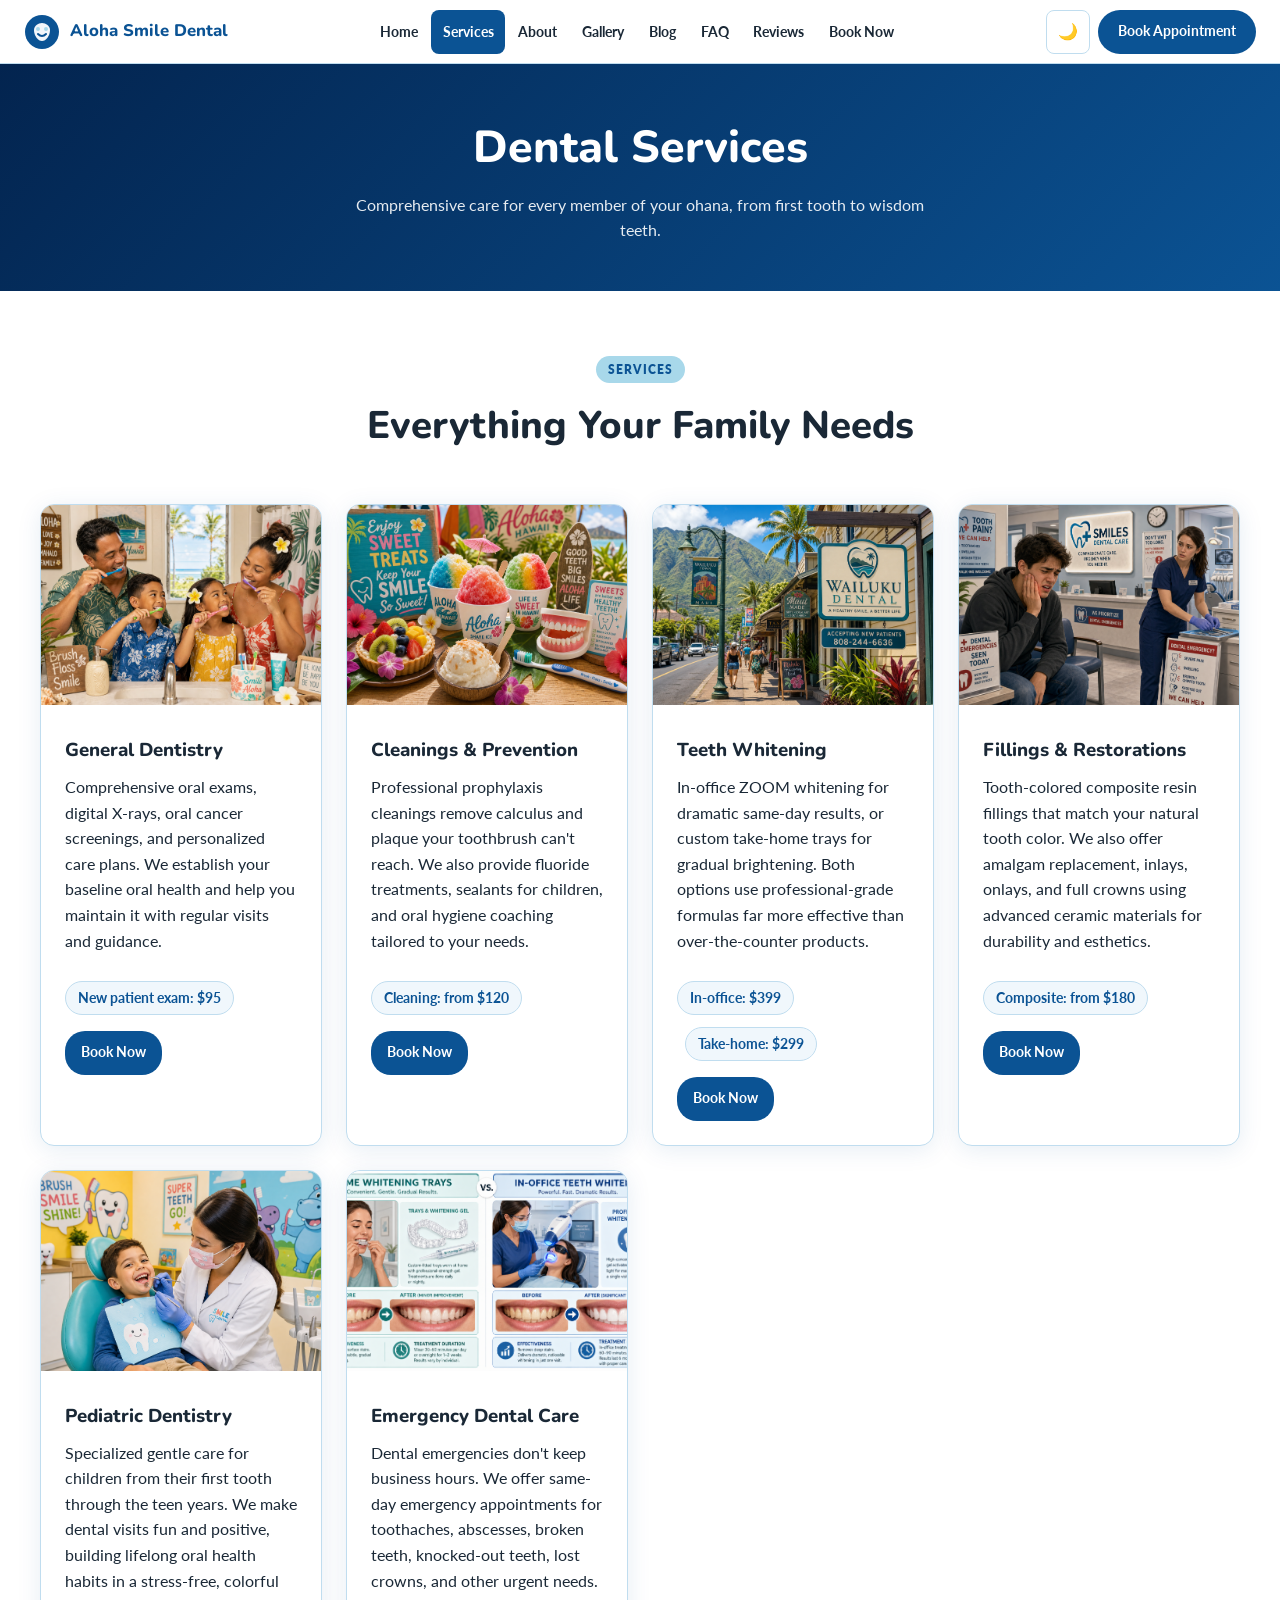
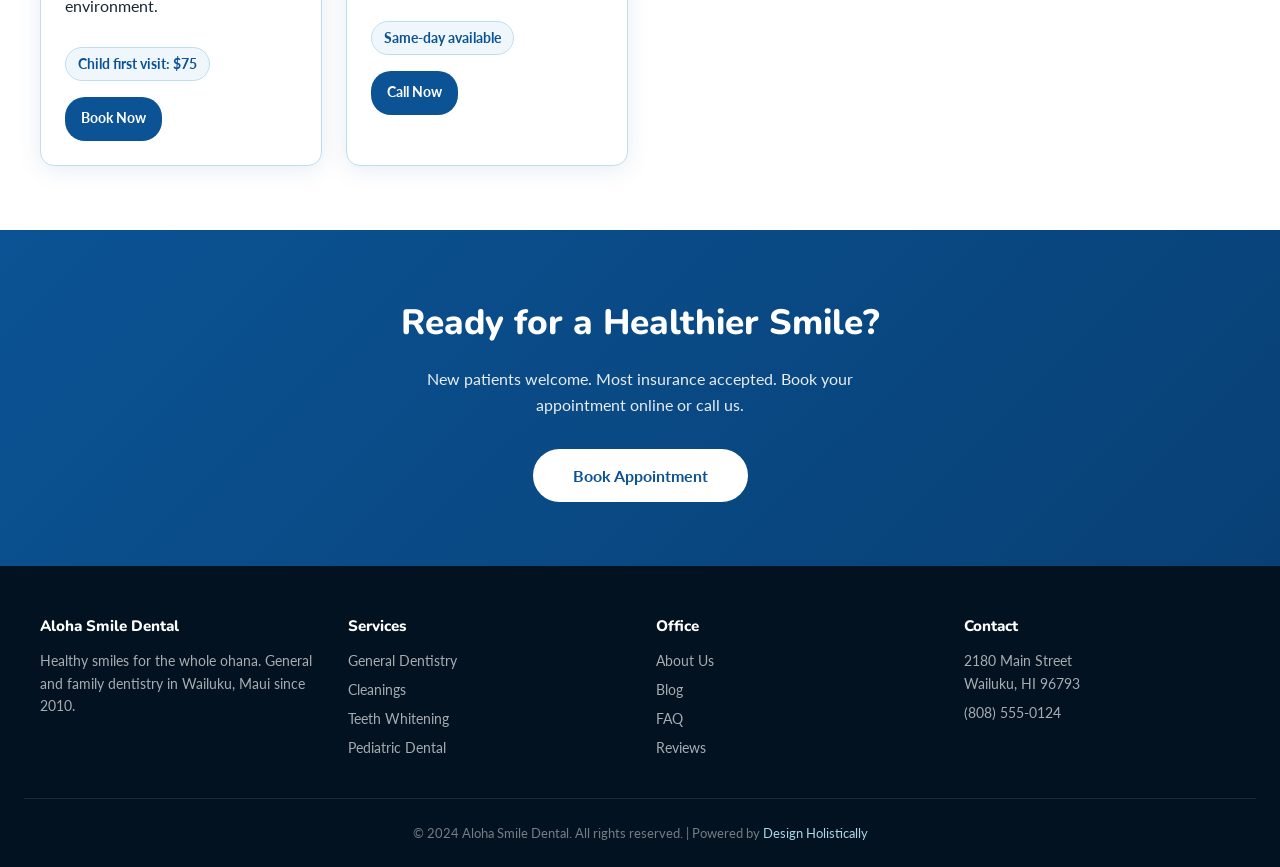
<file: services.html>
<!DOCTYPE html>
<html lang="en" data-theme="light">
<head>
<meta charset="UTF-8"><meta name="viewport" content="width=device-width, initial-scale=1.0">
<title>Services | Aloha Smile Dental | Aloha Smile Dental</title>
<link rel="stylesheet" href="css/style.css">

  <link rel="icon" type="image/x-icon" href="images/favicon.ico">
  <link rel="icon" type="image/png" sizes="32x32" href="images/favicon-32x32.png">
  <link rel="icon" type="image/png" sizes="16x16" href="images/favicon-16x16.png">
  <link rel="apple-touch-icon" sizes="180x180" href="images/apple-touch-icon.png">
</head>
<body>
<header>
<a href="index.html" class="logo-link"><svg width="36" height="36" viewBox="0 0 36 36" fill="none" aria-label="Aloha Smile Dental Logo" xmlns="http://www.w3.org/2000/svg">
<circle cx="18" cy="18" r="17" fill="#0B5394"/>
<path d="M10 16 C10 12, 14 9, 18 9 C22 9, 26 12, 26 16 C26 22, 22 27, 18 27 C14 27, 10 22, 10 16Z" fill="white" opacity="0.95"/>
<path d="M14 20 Q18 24 22 20" stroke="#0B5394" stroke-width="2" fill="none" stroke-linecap="round"/>
<circle cx="14" cy="15" r="2" fill="#A8D8EA"/>
<circle cx="22" cy="15" r="2" fill="#A8D8EA"/>
</svg><span class="logo-text">Aloha Smile Dental</span></a>
<nav><a href="index.html">Home</a>
<a href="services.html" class="active">Services</a>
<a href="about.html">About</a>
<a href="gallery.html">Gallery</a>
<a href="blog.html">Blog</a>
<a href="faq.html">FAQ</a>
<a href="reviews.html">Reviews</a>
<a href="booking.html">Book Now</a></nav>
<div class="header-actions">
<button class="dark-toggle" id="darkToggle" aria-label="Toggle dark mode">🌙</button>
<a href="booking.html" class="cta-btn header-cta">Book Appointment</a>
<button class="hamburger" id="hamburger" aria-label="Open menu" aria-expanded="false"><span></span><span></span><span></span></button>
</div>
</header>
<div class="mobile-menu" id="mobileMenu"><a href="index.html">Home</a>
<a href="services.html">Services</a>
<a href="about.html">About</a>
<a href="gallery.html">Gallery</a>
<a href="blog.html">Blog</a>
<a href="faq.html">FAQ</a>
<a href="reviews.html">Reviews</a>
<a href="booking.html">Book Now</a></div>
<div class="page-hero"><h1>Dental Services</h1><p>Comprehensive care for every member of your ohana, from first tooth to wisdom teeth.</p></div>
<section><div class="container">
<div class="section-header fade-up"><div class="tag">Services</div><h2>Everything Your Family Needs</h2></div>
<div class="grid-3">
<div class="service-card fade-up"><img src="images/blog-1.png" alt="General dentistry"><div class="service-card-body"><h3>General Dentistry</h3><p>Comprehensive oral exams, digital X-rays, oral cancer screenings, and personalized care plans. We establish your baseline oral health and help you maintain it with regular visits and guidance.</p><div style="margin-top:1rem;"><span class="price-badge">New patient exam: $95</span></div><a href="booking.html" class="cta-btn" style="margin-top:1rem;display:inline-flex;font-size:.85rem;padding:.5rem 1rem;border-radius:20px;">Book Now</a></div></div>
<div class="service-card fade-up"><img src="images/blog-2.png" alt="Dental cleanings"><div class="service-card-body"><h3>Cleanings &amp; Prevention</h3><p>Professional prophylaxis cleanings remove calculus and plaque your toothbrush can't reach. We also provide fluoride treatments, sealants for children, and oral hygiene coaching tailored to your needs.</p><div style="margin-top:1rem;"><span class="price-badge">Cleaning: from $120</span></div><a href="booking.html" class="cta-btn" style="margin-top:1rem;display:inline-flex;font-size:.85rem;padding:.5rem 1rem;border-radius:20px;">Book Now</a></div></div>
<div class="service-card fade-up"><img src="images/blog-3.png" alt="Teeth whitening"><div class="service-card-body"><h3>Teeth Whitening</h3><p>In-office ZOOM whitening for dramatic same-day results, or custom take-home trays for gradual brightening. Both options use professional-grade formulas far more effective than over-the-counter products.</p><div style="margin-top:1rem;"><span class="price-badge">In-office: $399</span><span class="price-badge" style="margin-left:.5rem;">Take-home: $299</span></div><a href="booking.html" class="cta-btn" style="margin-top:1rem;display:inline-flex;font-size:.85rem;padding:.5rem 1rem;border-radius:20px;">Book Now</a></div></div>
<div class="service-card fade-up"><img src="images/blog-4.png" alt="Fillings"><div class="service-card-body"><h3>Fillings &amp; Restorations</h3><p>Tooth-colored composite resin fillings that match your natural tooth color. We also offer amalgam replacement, inlays, onlays, and full crowns using advanced ceramic materials for durability and esthetics.</p><div style="margin-top:1rem;"><span class="price-badge">Composite: from $180</span></div><a href="booking.html" class="cta-btn" style="margin-top:1rem;display:inline-flex;font-size:.85rem;padding:.5rem 1rem;border-radius:20px;">Book Now</a></div></div>
<div class="service-card fade-up"><img src="images/blog-5.png" alt="Pediatric dentistry"><div class="service-card-body"><h3>Pediatric Dentistry</h3><p>Specialized gentle care for children from their first tooth through the teen years. We make dental visits fun and positive, building lifelong oral health habits in a stress-free, colorful environment.</p><div style="margin-top:1rem;"><span class="price-badge">Child first visit: $75</span></div><a href="booking.html" class="cta-btn" style="margin-top:1rem;display:inline-flex;font-size:.85rem;padding:.5rem 1rem;border-radius:20px;">Book Now</a></div></div>
<div class="service-card fade-up"><img src="images/blog-6.png" alt="Emergency dental"><div class="service-card-body"><h3>Emergency Dental Care</h3><p>Dental emergencies don't keep business hours. We offer same-day emergency appointments for toothaches, abscesses, broken teeth, knocked-out teeth, lost crowns, and other urgent needs.</p><div style="margin-top:1rem;"><span class="price-badge">Same-day available</span></div><a href="booking.html" class="cta-btn" style="margin-top:1rem;display:inline-flex;font-size:.85rem;padding:.5rem 1rem;border-radius:20px;">Call Now</a></div></div>
</div>
</div></section>
<div class="cta-banner"><div class="container"><h2>Ready for a Healthier Smile?</h2><p>New patients welcome. Most insurance accepted. Book your appointment online or call us.</p><a href="booking.html" class="cta-btn">Book Appointment</a></div></div>
<footer>
<div class="footer-grid">
<div class="footer-col"><h4>Aloha Smile Dental</h4><p>Healthy smiles for the whole ohana. General and family dentistry in Wailuku, Maui since 2010.</p></div>
<div class="footer-col"><h4>Services</h4><a href="services.html">General Dentistry</a><a href="services.html">Cleanings</a><a href="services.html">Teeth Whitening</a><a href="services.html">Pediatric Dental</a></div>
<div class="footer-col"><h4>Office</h4><a href="about.html">About Us</a><a href="blog.html">Blog</a><a href="faq.html">FAQ</a><a href="reviews.html">Reviews</a></div>
<div class="footer-col"><h4>Contact</h4><p>2180 Main Street<br>Wailuku, HI 96793</p><a href="tel:8085550124">(808) 555-0124</a></div>
</div>
<div class="footer-bottom"><p>&copy; 2024 Aloha Smile Dental. All rights reserved. | Powered by <a href="https://designholistically.com" target="_blank" rel="noopener">Design Holistically</a></p></div>
</footer>
<button id="backToTop" aria-label="Back to top">&#8593;</button>
<script src="js/main.js"></script>
</body>
</html>
</file>
<file: css/style.css>
@import url('https://fonts.googleapis.com/css2?family=Nunito:wght@400;500;600;700;800&family=Lato:wght@300;400;700&display=swap');
:root{--primary:#0B5394;--primary-dark:#084075;--primary-light:#1565C0;--accent:#A8D8EA;--accent-dark:#7bbdd9;--bg:#ffffff;--bg-alt:#f0f7fc;--text:#1a2836;--text-muted:#5a7585;--border:#c0ddef;--card-bg:#ffffff;--header-bg:rgba(255,255,255,0.96);--shadow:0 4px 24px rgba(11,83,148,.10);--radius:14px;--transition:.3s ease;}
[data-theme="dark"]{--bg:#0b1822;--bg-alt:#0f2030;--text:#ddeef8;--text-muted:#5a90b0;--border:#1a3d5a;--card-bg:#0f1e2e;--header-bg:rgba(11,24,34,0.97);--shadow:0 4px 24px rgba(0,0,0,.4);}
*,*::before,*::after{box-sizing:border-box;margin:0;padding:0;}
html{scroll-behavior:smooth;}
body{font-family:'Lato',sans-serif;background:var(--bg);color:var(--text);line-height:1.6;transition:background .3s,color .3s;}
header{position:sticky;top:0;z-index:1000;background:var(--header-bg);backdrop-filter:blur(12px);border-bottom:1px solid var(--border);padding:0 1.5rem;height:64px;display:flex;align-items:center;justify-content:space-between;}
.logo-link{display:flex;align-items:center;gap:10px;text-decoration:none;color:var(--text);}
.logo-text{font-family:'Nunito',sans-serif;font-weight:800;font-size:1.05rem;color:var(--primary);}
nav{display:flex;align-items:center;gap:.15rem;}
nav a{display:inline-block;padding:.5rem .7rem;font-size:.875rem;font-weight:700;color:var(--text);text-decoration:none;border-radius:8px;transition:all .3s;min-height:44px;line-height:28px;}
nav a:hover,nav a.active{background:var(--primary);color:#fff;}
.header-actions{display:flex;align-items:center;gap:.5rem;}
.dark-toggle{background:none;border:1.5px solid var(--border);border-radius:8px;padding:.4rem .6rem;cursor:pointer;color:var(--text);font-size:1rem;min-width:44px;min-height:44px;display:flex;align-items:center;justify-content:center;}
.dark-toggle:hover{background:var(--primary);color:#fff;border-color:var(--primary);}
.hamburger{display:none;background:none;border:1.5px solid var(--border);border-radius:8px;padding:.4rem .6rem;cursor:pointer;color:var(--text);min-width:44px;min-height:44px;align-items:center;justify-content:center;flex-direction:column;gap:5px;}
.hamburger span{display:block;width:22px;height:2px;background:var(--text);border-radius:2px;}
.cta-btn{display:inline-flex;align-items:center;justify-content:center;background:var(--primary);color:#fff;padding:.6rem 1.25rem;border-radius:30px;font-weight:700;text-decoration:none;font-size:.875rem;min-height:44px;transition:all .3s;border:none;cursor:pointer;}
.cta-btn:hover{background:var(--primary-dark);transform:translateY(-1px);}
.cta-btn.outline{background:transparent;border:2px solid var(--primary);color:var(--primary);border-radius:30px;}
.cta-btn.outline:hover{background:var(--primary);color:#fff;}
.cta-btn.white{background:#fff;color:var(--primary);}
.cta-btn.white:hover{background:#e8f4fc;}
.mobile-menu{display:none;position:fixed;top:64px;left:0;right:0;bottom:0;background:var(--bg);z-index:999;flex-direction:column;padding:2rem 1.5rem;gap:.5rem;overflow-y:auto;}
.mobile-menu.open{display:flex;}
.mobile-menu a{display:block;padding:.85rem 1rem;font-weight:700;color:var(--text);text-decoration:none;border-radius:8px;border:1px solid var(--border);min-height:44px;}
.mobile-menu a:hover{background:var(--primary);color:#fff;}

.hero{ min-height: 90vh; display: flex; align-items: center;background: transparent;color:#fff;padding:5rem 1.5rem 4rem;text-align:center;position:relative;overflow:hidden;}
/* hero::before removed — using hero-overlay div */
.hero h1{font-family:'Nunito',sans-serif;font-size:clamp(2rem,5.5vw,3.2rem);font-weight:800;margin-bottom:1rem;line-height:1.15;}
.hero p{font-size:clamp(1rem,2.5vw,1.2rem);opacity:.9;max-width:580px;margin:0 auto 2rem;}
.hero-btns{display:flex;gap:1rem;justify-content:center;flex-wrap:wrap;}
.hero-btns .cta-btn{font-size:1rem;padding:.8rem 2rem;}

section{padding:4rem 1.5rem;}
.section-alt{background:var(--bg-alt);}
.container{max-width:1200px;margin:0 auto;}
.section-header{text-align:center;margin-bottom:3rem;}
.section-header h2{font-family:'Nunito',sans-serif;font-size:clamp(1.6rem,4vw,2.4rem);font-weight:800;margin-bottom:.75rem;}
.section-header p{color:var(--text-muted);max-width:600px;margin:0 auto;}
.tag{display:inline-block;background:var(--accent);color:var(--primary);font-size:.75rem;font-weight:800;padding:.25rem .75rem;border-radius:20px;text-transform:uppercase;letter-spacing:1px;margin-bottom:.75rem;}

.grid-3{display:grid;grid-template-columns:repeat(auto-fit,minmax(280px,1fr));gap:1.5rem;}
.grid-2{display:grid;grid-template-columns:repeat(auto-fit,minmax(340px,1fr));gap:2rem;}

.card{background:var(--card-bg);border:1px solid var(--border);border-radius:var(--radius);padding:1.75rem;box-shadow:var(--shadow);transition:transform .3s,box-shadow .3s;}
.card:hover{transform:translateY(-4px);box-shadow:0 8px 32px rgba(11,83,148,.15);}
.card-icon{width:52px;height:52px;background:linear-gradient(135deg,var(--primary),var(--primary-light));border-radius:50%;display:flex;align-items:center;justify-content:center;margin-bottom:1rem;font-size:1.5rem;}
.card h3{font-family:'Nunito',sans-serif;font-size:1.1rem;font-weight:800;margin-bottom:.5rem;}
.card p{color:var(--text-muted);font-size:.9rem;line-height:1.65;}
.price-badge{display:inline-block;background:var(--bg-alt);border:1px solid var(--border);color:var(--primary);font-weight:700;font-size:.875rem;padding:.3rem .75rem;border-radius:20px;margin-top:.75rem;}

.stats-bar{background:var(--primary);color:#fff;padding:2.5rem 1.5rem;}
.stats-bar .container{display:grid;grid-template-columns:repeat(auto-fit,minmax(140px,1fr));gap:2rem;text-align:center;}
.stat-num{font-family:'Nunito',sans-serif;font-size:2.2rem;font-weight:800;}
.stat-label{font-size:.875rem;opacity:.85;margin-top:.25rem;}

.testimonial-card{background:var(--card-bg);border:1px solid var(--border);border-radius:var(--radius);padding:1.75rem;box-shadow:var(--shadow);}
.testimonial-stars{color:#f39c12;font-size:1.1rem;margin-bottom:.75rem;}
.testimonial-text{color:var(--text-muted);font-style:italic;margin-bottom:1rem;line-height:1.7;}
.testimonial-author{display:flex;align-items:center;gap:.75rem;}
.testimonial-author img{width:44px;height:44px;border-radius:50%;object-fit:cover;}
.testimonial-author strong{display:block;font-size:.9rem;}
.testimonial-author span{font-size:.8rem;color:var(--text-muted);}

.page-hero{background:linear-gradient(135deg,#03244f,#0B5394);color:#fff;padding:3rem 1.5rem;text-align:center;}
.page-hero h1{font-family:'Nunito',sans-serif;font-size:clamp(1.8rem,4vw,2.8rem);font-weight:800;margin-bottom:.5rem;}
.page-hero p{opacity:.9;max-width:600px;margin:0 auto;}

.service-card{background:var(--card-bg);border:1px solid var(--border);border-radius:var(--radius);overflow:hidden;box-shadow:var(--shadow);transition:transform .3s;}
.service-card:hover{transform:translateY(-4px);}
.service-card img{width:100%;height:200px;object-fit:cover;}
.service-card-body{padding:1.5rem;}
.service-card-body h3{font-family:'Nunito',sans-serif;font-weight:800;margin-bottom:.5rem;}

.about-image{border-radius:var(--radius);width:100%;height:400px;object-fit:cover;}
.team-grid{display:grid;grid-template-columns:repeat(auto-fit,minmax(200px,1fr));gap:1.5rem;margin-top:2rem;}
.team-card{text-align:center;}
.team-card img{width:120px;height:120px;border-radius:50%;object-fit:cover;margin:0 auto .75rem;display:block;border:3px solid var(--accent);}
.team-card h4{font-family:'Nunito',sans-serif;font-weight:800;}
.team-card p{font-size:.875rem;color:var(--text-muted);}

.photo-grid{display:grid;grid-template-columns:repeat(auto-fill,minmax(250px,1fr));gap:1rem;}
.photo-grid img{width:100%;height:220px;object-fit:cover;border-radius:var(--radius);transition:transform .3s;cursor:pointer;}
.photo-grid img:hover{transform:scale(1.03);}

.blog-grid{display:grid;grid-template-columns:repeat(auto-fit,minmax(300px,1fr));gap:1.5rem;}
.blog-card{background:var(--card-bg);border:1px solid var(--border);border-radius:var(--radius);overflow:hidden;box-shadow:var(--shadow);text-decoration:none;color:var(--text);display:block;transition:transform .3s;}
.blog-card:hover{transform:translateY(-4px);}
.blog-card img{width:100%;height:200px;object-fit:cover;}
.blog-card-body{padding:1.25rem;}
.blog-meta{font-size:.8rem;color:var(--text-muted);margin-bottom:.5rem;}
.blog-card-body h3{font-family:'Nunito',sans-serif;font-weight:800;font-size:1.05rem;margin-bottom:.5rem;line-height:1.4;}
.blog-card-body p{font-size:.9rem;color:var(--text-muted);}

.blog-post{max-width:780px;margin:0 auto;padding:2rem 1.5rem;}
.blog-post h1{font-family:'Nunito',sans-serif;font-size:clamp(1.6rem,4vw,2.4rem);font-weight:800;margin-bottom:1rem;line-height:1.3;}
.blog-post .post-meta{color:var(--text-muted);font-size:.9rem;margin-bottom:2rem;padding-bottom:1rem;border-bottom:1px solid var(--border);}
.blog-post img{width:100%;border-radius:var(--radius);margin:1.5rem 0;}
.blog-post h2{font-family:'Nunito',sans-serif;font-size:1.4rem;font-weight:800;margin:2rem 0 .75rem;color:var(--primary);}
.blog-post p{margin-bottom:1rem;color:var(--text-muted);line-height:1.8;}
.blog-post ul,.blog-post ol{margin:1rem 0 1rem 1.5rem;}
.blog-post li{margin-bottom:.5rem;color:var(--text-muted);line-height:1.7;}

.booking-steps{display:flex;margin-bottom:2rem;overflow:hidden;border-radius:var(--radius);border:1px solid var(--border);}
.step-indicator{flex:1;padding:.75rem;text-align:center;font-size:.8rem;font-weight:700;background:var(--bg-alt);color:var(--text-muted);border-right:1px solid var(--border);}
.step-indicator:last-child{border-right:none;}
.step-indicator.active{background:var(--primary);color:#fff;}
.step-indicator.done{background:var(--accent-dark);color:#fff;}
.form-step{display:none;}
.form-step.active{display:block;}
.form-group{margin-bottom:1.25rem;}
.form-group label{display:block;font-weight:700;margin-bottom:.4rem;font-size:.9rem;}
.form-group input,.form-group select,.form-group textarea{width:100%;padding:.7rem 1rem;border:1.5px solid var(--border);border-radius:30px;background:var(--bg);color:var(--text);font-size:.95rem;min-height:44px;font-family:'Lato',sans-serif;transition:border-color .3s;}
.form-group textarea{border-radius:12px;}
.form-group input:focus,.form-group select:focus,.form-group textarea:focus{outline:none;border-color:var(--primary);}
.form-group textarea{min-height:100px;resize:vertical;}
.service-options{display:grid;grid-template-columns:repeat(auto-fit,minmax(140px,1fr));gap:.75rem;}
.service-option{border:2px solid var(--border);border-radius:var(--radius);padding:1rem;cursor:pointer;text-align:center;transition:all .3s;min-height:44px;}
.service-option:hover,.service-option.selected{border-color:var(--primary);background:rgba(11,83,148,.07);}
.service-option span{font-size:1.5rem;display:block;margin-bottom:.3rem;}
.service-option strong{font-size:.85rem;font-weight:700;}
.confirmation-box{text-align:center;padding:3rem 1.5rem;background:var(--bg-alt);border-radius:var(--radius);border:1px solid var(--border);}
.confirmation-box .check-icon{font-size:4rem;margin-bottom:1rem;}
.confirmation-box h2{font-family:'Nunito',sans-serif;font-size:1.8rem;font-weight:800;color:var(--primary);margin-bottom:1rem;}

.admin-login{max-width:400px;margin:4rem auto;padding:2rem;background:var(--card-bg);border:1px solid var(--border);border-radius:var(--radius);box-shadow:var(--shadow);}
.admin-layout{display:grid;grid-template-columns:220px 1fr;min-height:calc(100vh - 64px);}
.admin-sidebar{background:var(--primary);color:#fff;padding:1.5rem 0;}
.admin-sidebar a{display:block;padding:.85rem 1.5rem;color:rgba(255,255,255,.85);text-decoration:none;font-weight:700;font-size:.9rem;transition:background .3s;min-height:44px;}
.admin-sidebar a:hover,.admin-sidebar a.active{background:rgba(0,0,0,.2);color:#fff;}
.admin-content{padding:2rem;background:var(--bg-alt);}
.admin-header h1{font-family:'Nunito',sans-serif;font-size:1.6rem;font-weight:800;margin-bottom:.5rem;}
.stat-cards{display:grid;grid-template-columns:repeat(auto-fit,minmax(180px,1fr));gap:1rem;margin-bottom:2rem;}
.stat-card{background:var(--card-bg);border:1px solid var(--border);border-radius:var(--radius);padding:1.25rem;text-align:center;}
.stat-card .stat-num{font-family:'Nunito',sans-serif;font-size:2rem;font-weight:800;color:var(--primary);}
.stat-card .stat-label{font-size:.8rem;color:var(--text-muted);margin-top:.25rem;}
table{width:100%;border-collapse:collapse;background:var(--card-bg);border-radius:var(--radius);overflow:hidden;box-shadow:var(--shadow);}
th{background:var(--primary);color:#fff;padding:.85rem 1rem;text-align:left;font-size:.85rem;font-weight:700;}
td{padding:.85rem 1rem;border-bottom:1px solid var(--border);font-size:.875rem;}
tr:last-child td{border-bottom:none;}
tr:hover td{background:var(--bg-alt);}
.badge{display:inline-block;padding:.2rem .6rem;border-radius:20px;font-size:.75rem;font-weight:700;}
.badge-green{background:rgba(11,83,148,.12);color:var(--primary);}
.badge-yellow{background:rgba(243,156,18,.15);color:#b7770d;}
.badge-red{background:rgba(220,50,50,.15);color:#c0392b;}

.faq-item{border:1px solid var(--border);border-radius:var(--radius);margin-bottom:.75rem;overflow:hidden;}
.faq-question{display:flex;justify-content:space-between;align-items:center;padding:1.1rem 1.25rem;cursor:pointer;font-weight:700;font-size:.975rem;background:var(--card-bg);transition:background .3s;min-height:44px;gap:1rem;}
.faq-question:hover{background:var(--bg-alt);}
.faq-question.open{background:var(--bg-alt);color:var(--primary);}
.faq-icon{font-size:1.2rem;transition:transform .3s;flex-shrink:0;}
.faq-question.open .faq-icon{transform:rotate(45deg);}
.faq-answer{display:none;padding:0 1.25rem 1.25rem;color:var(--text-muted);line-height:1.7;font-size:.95rem;background:var(--card-bg);}
.faq-answer.open{display:block;}

.reviews-grid{display:grid;grid-template-columns:repeat(auto-fit,minmax(280px,1fr));gap:1.5rem;}
.review-card{background:var(--card-bg);border:1px solid var(--border);border-radius:var(--radius);padding:1.5rem;box-shadow:var(--shadow);}
.review-stars{color:#f39c12;font-size:1rem;margin-bottom:.5rem;}
.review-text{color:var(--text-muted);font-size:.9rem;line-height:1.7;margin-bottom:1rem;font-style:italic;}
.review-author{display:flex;align-items:center;gap:.75rem;}
.review-author img{width:44px;height:44px;border-radius:50%;object-fit:cover;}
.review-author strong{font-size:.875rem;}
.review-author span{font-size:.78rem;color:var(--text-muted);}

.values-grid{display:grid;grid-template-columns:repeat(auto-fit,minmax(220px,1fr));gap:1.5rem;}
.value-card{text-align:center;padding:2rem 1rem;background:var(--card-bg);border-radius:var(--radius);border:1px solid var(--border);}
.value-icon{font-size:2.5rem;margin-bottom:.75rem;}
.value-card h3{font-family:'Nunito',sans-serif;font-weight:800;margin-bottom:.5rem;}
.value-card p{color:var(--text-muted);font-size:.9rem;}

.insurance-grid{display:grid;grid-template-columns:repeat(auto-fit,minmax(140px,1fr));gap:1rem;}
.insurance-badge{background:var(--card-bg);border:1px solid var(--border);border-radius:8px;padding:.75rem 1rem;text-align:center;font-weight:700;font-size:.9rem;}

.cta-banner{background:linear-gradient(135deg,var(--primary),var(--primary-dark));color:#fff;padding:4rem 1.5rem;text-align:center;}
.cta-banner h2{font-family:'Nunito',sans-serif;font-size:clamp(1.5rem,3.5vw,2.2rem);font-weight:800;margin-bottom:1rem;}
.cta-banner p{opacity:.9;max-width:500px;margin:0 auto 2rem;}
.cta-banner .cta-btn{background:#fff;color:var(--primary);font-size:1rem;padding:.85rem 2.5rem;}

.breadcrumb{padding:.75rem 1.5rem;background:var(--bg-alt);border-bottom:1px solid var(--border);font-size:.85rem;}
.breadcrumb a{color:var(--primary);text-decoration:none;}
.breadcrumb span{color:var(--text-muted);margin:0 .4rem;}

footer{background:#031220;color:rgba(255,255,255,.75);padding:3rem 1.5rem 1.5rem;}
.footer-grid{display:grid;grid-template-columns:repeat(auto-fit,minmax(200px,1fr));gap:2rem;max-width:1200px;margin:0 auto 2rem;}
.footer-col h4{color:#fff;font-family:'Nunito',sans-serif;font-weight:800;margin-bottom:.75rem;font-size:.95rem;}
.footer-col p,.footer-col a{font-size:.875rem;color:rgba(255,255,255,.65);text-decoration:none;display:block;margin-bottom:.4rem;}
.footer-col a:hover{color:var(--accent);}
.footer-bottom{text-align:center;padding-top:1.5rem;border-top:1px solid rgba(255,255,255,.1);font-size:.8rem;color:rgba(255,255,255,.45);}
.footer-bottom a{color:var(--accent);text-decoration:none;}

#backToTop{position:fixed;bottom:1.5rem;right:1.5rem;width:48px;height:48px;background:var(--primary);color:#fff;border:none;border-radius:50%;cursor:pointer;font-size:1.2rem;display:flex;align-items:center;justify-content:center;opacity:0;pointer-events:none;transition:opacity .3s;z-index:990;}
#backToTop.visible{opacity:1;pointer-events:auto;}
.fade-up{opacity:0;transform:translateY(30px);transition:opacity .6s ease,transform .6s ease;}
.fade-up.visible{opacity:1;transform:translateY(0);}
.fade-in{opacity:0;transition:opacity .6s ease;}
.fade-in.visible{opacity:1;}
@media(max-width:768px){nav,.cta-btn.header-cta{display:none;}.hamburger{display:flex;}.admin-layout{grid-template-columns:1fr;}.admin-sidebar{display:none;}section{padding:3rem 1rem;}}

/* Hero background image */
.hero { position: relative; overflow: hidden; min-height: 90vh; display: flex; align-items: center; }
.hero-bg { position: absolute; inset: 0; z-index: 0; }
.hero-bg img { width: 100%; height: 100%; object-fit: cover; }
.hero-overlay { position: absolute; inset: 0; z-index: 1; background: linear-gradient(135deg, rgba(0,0,0,0.55) 0%, rgba(0,0,0,0.28) 100%); }
.hero .container, .hero-content { position: relative; z-index: 2; }

.hero h1, .hero p, .hero-content, .hero .eyebrow-label, .hero .tag { color: #fff !important; }

[data-theme="dark"] .hero { background: transparent !important; }
[data-theme="dark"] .hero-bg img { opacity: 1 !important; }
</file>
